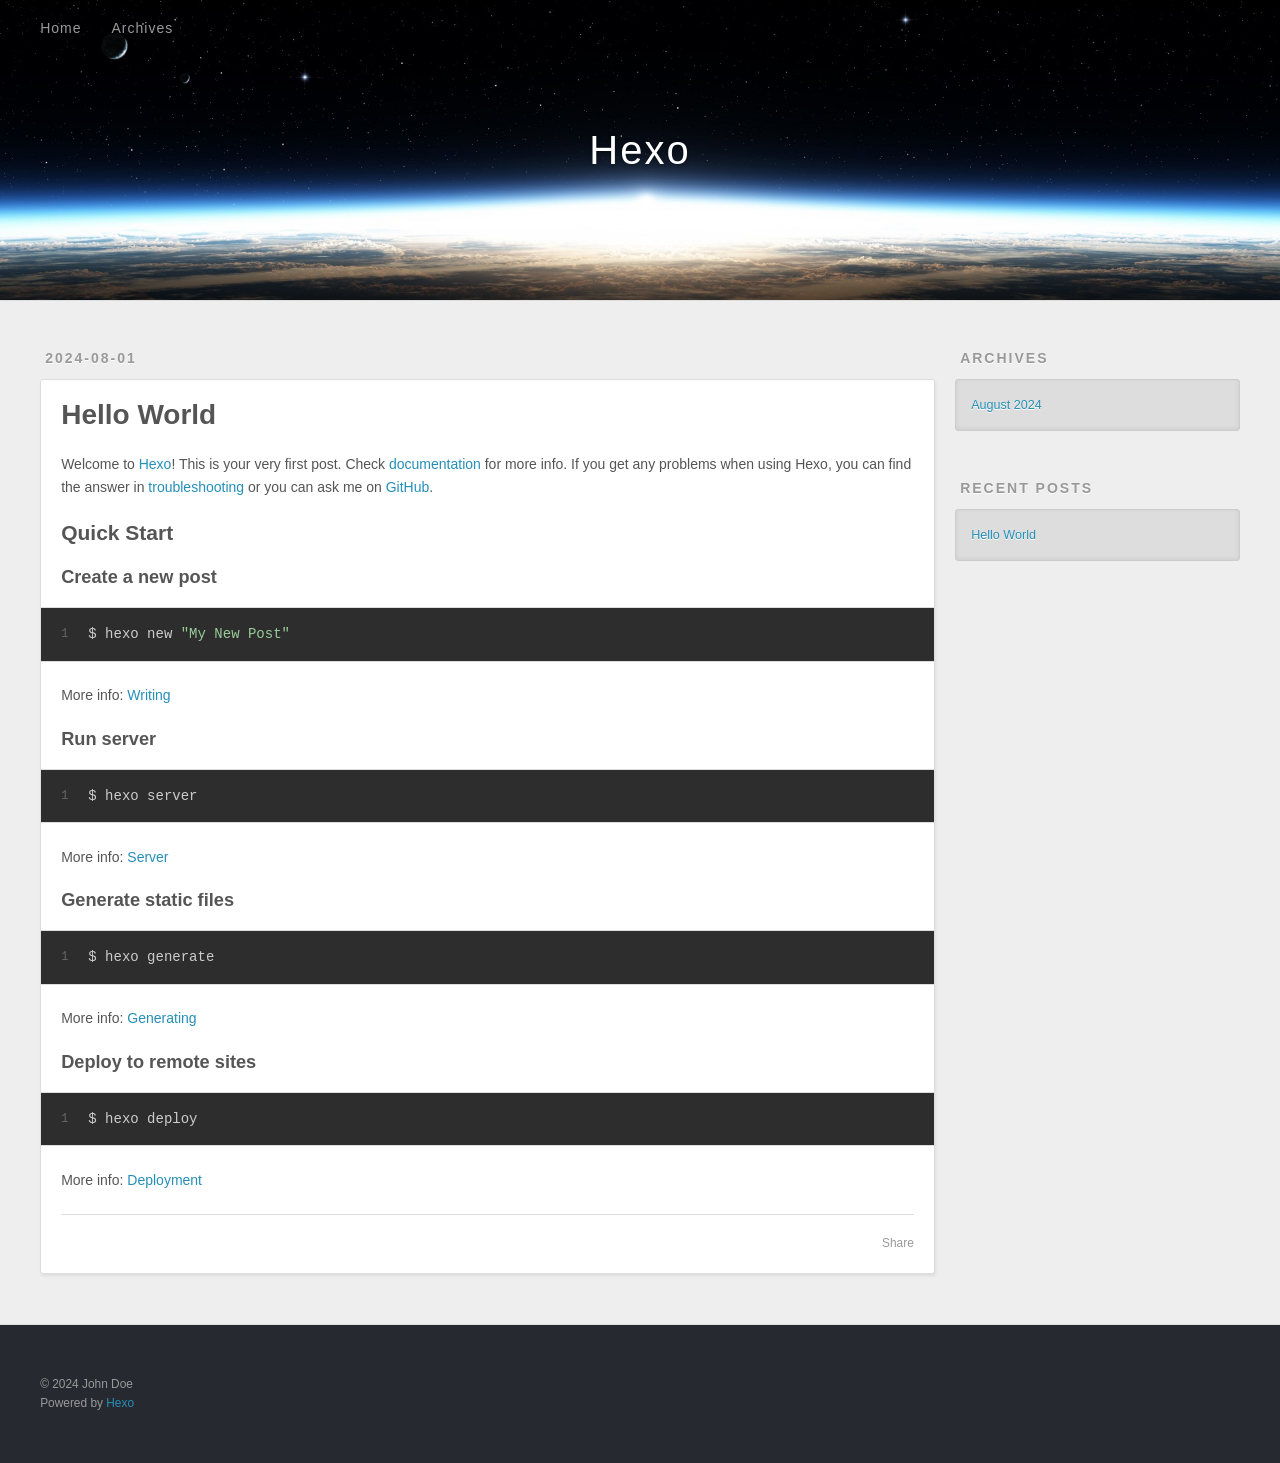
<file: index.html>
<!DOCTYPE html>
<html>
<head>
  <meta charset="utf-8">
  
  
  <title>Hexo</title>
  <meta name="viewport" content="width=device-width, initial-scale=1, shrink-to-fit=no">
  <meta property="og:type" content="website">
<meta property="og:title" content="Hexo">
<meta property="og:url" content="http://example.com/index.html">
<meta property="og:site_name" content="Hexo">
<meta property="og:locale" content="en_US">
<meta property="article:author" content="John Doe">
<meta name="twitter:card" content="summary">
  
    <link rel="alternate" href="/atom.xml" title="Hexo" type="application/atom+xml">
  
  
    <link rel="shortcut icon" href="/favicon.png">
  
  
  
<link rel="stylesheet" href="/css/style.css">

  
    
<link rel="stylesheet" href="/fancybox/jquery.fancybox.min.css">

  
  
<meta name="generator" content="Hexo 7.3.0"></head>

<body>
  <div id="container">
    <div id="wrap">
      <header id="header">
  <div id="banner"></div>
  <div id="header-outer" class="outer">
    <div id="header-title" class="inner">
      <h1 id="logo-wrap">
        <a href="/" id="logo">Hexo</a>
      </h1>
      
    </div>
    <div id="header-inner" class="inner">
      <nav id="main-nav">
        <a id="main-nav-toggle" class="nav-icon"><span class="fa fa-bars"></span></a>
        
          <a class="main-nav-link" href="/">Home</a>
        
          <a class="main-nav-link" href="/archives">Archives</a>
        
      </nav>
      <nav id="sub-nav">
        
        
          <a class="nav-icon" href="/atom.xml" title="RSS Feed"><span class="fa fa-rss"></span></a>
        
        <a class="nav-icon nav-search-btn" title="Search"><span class="fa fa-search"></span></a>
      </nav>
      <div id="search-form-wrap">
        <form action="//google.com/search" method="get" accept-charset="UTF-8" class="search-form"><input type="search" name="q" class="search-form-input" placeholder="Search"><button type="submit" class="search-form-submit">&#xF002;</button><input type="hidden" name="sitesearch" value="http://example.com"></form>
      </div>
    </div>
  </div>
</header>

      <div class="outer">
        <section id="main">
  
    <article id="post-hello-world" class="h-entry article article-type-post" itemprop="blogPost" itemscope itemtype="https://schema.org/BlogPosting">
  <div class="article-meta">
    <a href="/2024/08/01/hello-world/" class="article-date">
  <time class="dt-published" datetime="2024-08-01T08:28:10.724Z" itemprop="datePublished">2024-08-01</time>
</a>
    
  </div>
  <div class="article-inner">
    
    
      <header class="article-header">
        
  
    <h1 itemprop="name">
      <a class="p-name article-title" href="/2024/08/01/hello-world/">Hello World</a>
    </h1>
  

      </header>
    
    <div class="e-content article-entry" itemprop="articleBody">
      
        <p>Welcome to <a target="_blank" rel="noopener" href="https://hexo.io/">Hexo</a>! This is your very first post. Check <a target="_blank" rel="noopener" href="https://hexo.io/docs/">documentation</a> for more info. If you get any problems when using Hexo, you can find the answer in <a target="_blank" rel="noopener" href="https://hexo.io/docs/troubleshooting.html">troubleshooting</a> or you can ask me on <a target="_blank" rel="noopener" href="https://github.com/hexojs/hexo/issues">GitHub</a>.</p>
<h2 id="Quick-Start"><a href="#Quick-Start" class="headerlink" title="Quick Start"></a>Quick Start</h2><h3 id="Create-a-new-post"><a href="#Create-a-new-post" class="headerlink" title="Create a new post"></a>Create a new post</h3><figure class="highlight bash"><table><tr><td class="gutter"><pre><span class="line">1</span><br></pre></td><td class="code"><pre><span class="line">$ hexo new <span class="string">&quot;My New Post&quot;</span></span><br></pre></td></tr></table></figure>

<p>More info: <a target="_blank" rel="noopener" href="https://hexo.io/docs/writing.html">Writing</a></p>
<h3 id="Run-server"><a href="#Run-server" class="headerlink" title="Run server"></a>Run server</h3><figure class="highlight bash"><table><tr><td class="gutter"><pre><span class="line">1</span><br></pre></td><td class="code"><pre><span class="line">$ hexo server</span><br></pre></td></tr></table></figure>

<p>More info: <a target="_blank" rel="noopener" href="https://hexo.io/docs/server.html">Server</a></p>
<h3 id="Generate-static-files"><a href="#Generate-static-files" class="headerlink" title="Generate static files"></a>Generate static files</h3><figure class="highlight bash"><table><tr><td class="gutter"><pre><span class="line">1</span><br></pre></td><td class="code"><pre><span class="line">$ hexo generate</span><br></pre></td></tr></table></figure>

<p>More info: <a target="_blank" rel="noopener" href="https://hexo.io/docs/generating.html">Generating</a></p>
<h3 id="Deploy-to-remote-sites"><a href="#Deploy-to-remote-sites" class="headerlink" title="Deploy to remote sites"></a>Deploy to remote sites</h3><figure class="highlight bash"><table><tr><td class="gutter"><pre><span class="line">1</span><br></pre></td><td class="code"><pre><span class="line">$ hexo deploy</span><br></pre></td></tr></table></figure>

<p>More info: <a target="_blank" rel="noopener" href="https://hexo.io/docs/one-command-deployment.html">Deployment</a></p>

      
    </div>
    <footer class="article-footer">
      <a data-url="http://example.com/2024/08/01/hello-world/" data-id="clzb0o2630000cww41fyc78y3" data-title="Hello World" class="article-share-link"><span class="fa fa-share">Share</span></a>
      
      
      
    </footer>
  </div>
  
</article>



  


</section>
        
          <aside id="sidebar">
  
    

  
    

  
    
  
    
  <div class="widget-wrap">
    <h3 class="widget-title">Archives</h3>
    <div class="widget">
      <ul class="archive-list"><li class="archive-list-item"><a class="archive-list-link" href="/archives/2024/08/">August 2024</a></li></ul>
    </div>
  </div>


  
    
  <div class="widget-wrap">
    <h3 class="widget-title">Recent Posts</h3>
    <div class="widget">
      <ul>
        
          <li>
            <a href="/2024/08/01/hello-world/">Hello World</a>
          </li>
        
      </ul>
    </div>
  </div>

  
</aside>
        
      </div>
      <footer id="footer">
  
  <div class="outer">
    <div id="footer-info" class="inner">
      
      &copy; 2024 John Doe<br>
      Powered by <a href="https://hexo.io/" target="_blank">Hexo</a>
    </div>
  </div>
</footer>

    </div>
    <nav id="mobile-nav">
  
    <a href="/" class="mobile-nav-link">Home</a>
  
    <a href="/archives" class="mobile-nav-link">Archives</a>
  
</nav>
    


<script src="/js/jquery-3.6.4.min.js"></script>



  
<script src="/fancybox/jquery.fancybox.min.js"></script>




<script src="/js/script.js"></script>





  </div>
</body>
</html>
</file>
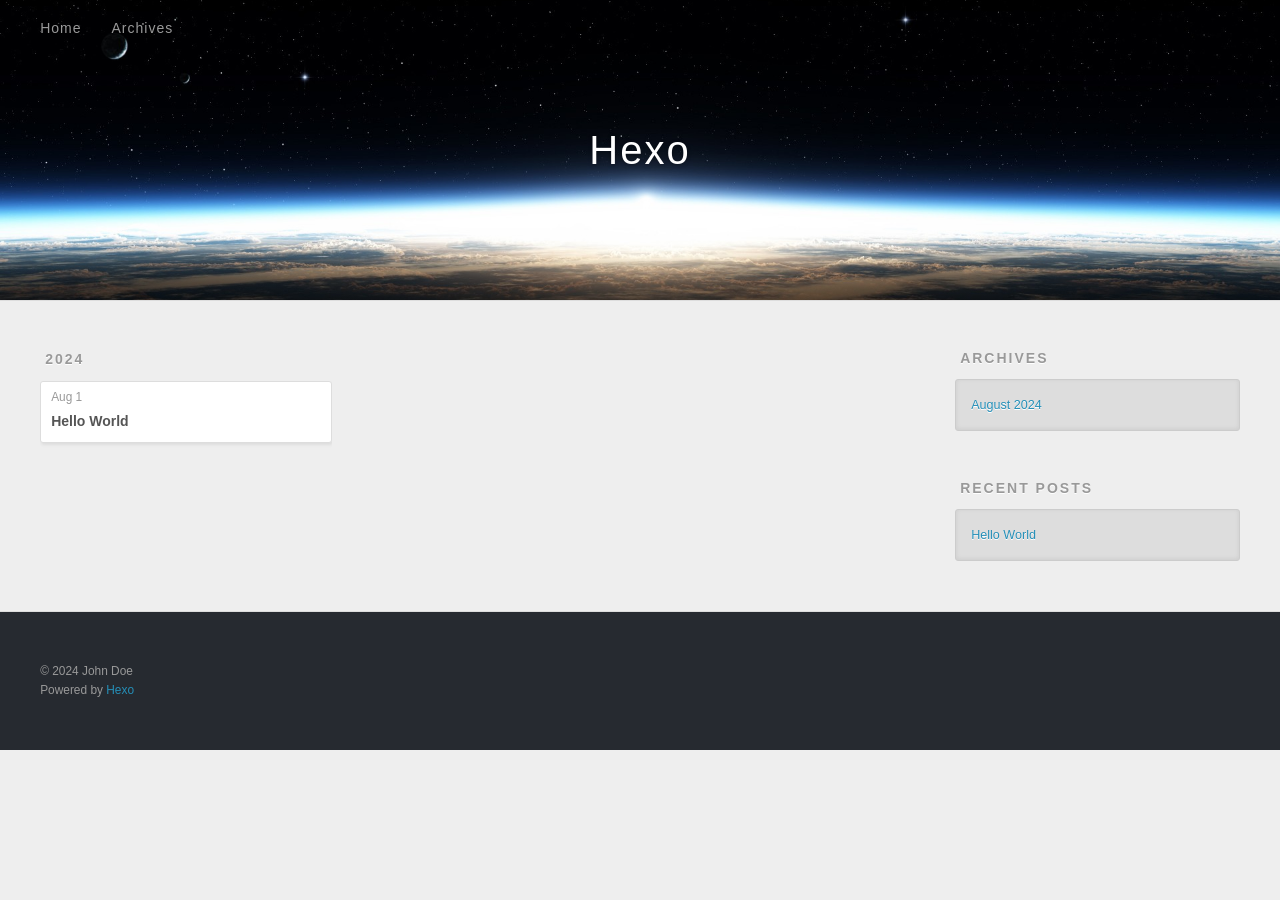
<file: archives/index.html>
<!DOCTYPE html>
<html>
<head>
  <meta charset="utf-8">
  
  
  <title>Archives | Hexo</title>
  <meta name="viewport" content="width=device-width, initial-scale=1, shrink-to-fit=no">
  <meta property="og:type" content="website">
<meta property="og:title" content="Hexo">
<meta property="og:url" content="http://example.com/archives/index.html">
<meta property="og:site_name" content="Hexo">
<meta property="og:locale" content="en_US">
<meta property="article:author" content="John Doe">
<meta name="twitter:card" content="summary">
  
    <link rel="alternate" href="/atom.xml" title="Hexo" type="application/atom+xml">
  
  
    <link rel="shortcut icon" href="/favicon.png">
  
  
  
<link rel="stylesheet" href="/css/style.css">

  
    
<link rel="stylesheet" href="/fancybox/jquery.fancybox.min.css">

  
  
<meta name="generator" content="Hexo 7.3.0"></head>

<body>
  <div id="container">
    <div id="wrap">
      <header id="header">
  <div id="banner"></div>
  <div id="header-outer" class="outer">
    <div id="header-title" class="inner">
      <h1 id="logo-wrap">
        <a href="/" id="logo">Hexo</a>
      </h1>
      
    </div>
    <div id="header-inner" class="inner">
      <nav id="main-nav">
        <a id="main-nav-toggle" class="nav-icon"><span class="fa fa-bars"></span></a>
        
          <a class="main-nav-link" href="/">Home</a>
        
          <a class="main-nav-link" href="/archives">Archives</a>
        
      </nav>
      <nav id="sub-nav">
        
        
          <a class="nav-icon" href="/atom.xml" title="RSS Feed"><span class="fa fa-rss"></span></a>
        
        <a class="nav-icon nav-search-btn" title="Search"><span class="fa fa-search"></span></a>
      </nav>
      <div id="search-form-wrap">
        <form action="//google.com/search" method="get" accept-charset="UTF-8" class="search-form"><input type="search" name="q" class="search-form-input" placeholder="Search"><button type="submit" class="search-form-submit">&#xF002;</button><input type="hidden" name="sitesearch" value="http://example.com"></form>
      </div>
    </div>
  </div>
</header>

      <div class="outer">
        <section id="main">
  
  
    
    
      
      
      <section class="archives-wrap">
        <div class="archive-year-wrap">
          <a href="/archives/2024" class="archive-year">2024</a>
        </div>
        <div class="archives">
    
    <article class="archive-article archive-type-post">
  <div class="archive-article-inner">
    <header class="archive-article-header">
      <a href="/2024/08/01/hello-world/" class="archive-article-date">
  <time class="dt-published" datetime="2024-08-01T08:28:10.724Z" itemprop="datePublished">Aug 1</time>
</a>
      
  
    <h1 itemprop="name">
      <a class="archive-article-title" href="/2024/08/01/hello-world/">Hello World</a>
    </h1>
  

    </header>
  </div>
</article>
  
  
    </div></section>
  


</section>
        
          <aside id="sidebar">
  
    

  
    

  
    
  
    
  <div class="widget-wrap">
    <h3 class="widget-title">Archives</h3>
    <div class="widget">
      <ul class="archive-list"><li class="archive-list-item"><a class="archive-list-link" href="/archives/2024/08/">August 2024</a></li></ul>
    </div>
  </div>


  
    
  <div class="widget-wrap">
    <h3 class="widget-title">Recent Posts</h3>
    <div class="widget">
      <ul>
        
          <li>
            <a href="/2024/08/01/hello-world/">Hello World</a>
          </li>
        
      </ul>
    </div>
  </div>

  
</aside>
        
      </div>
      <footer id="footer">
  
  <div class="outer">
    <div id="footer-info" class="inner">
      
      &copy; 2024 John Doe<br>
      Powered by <a href="https://hexo.io/" target="_blank">Hexo</a>
    </div>
  </div>
</footer>

    </div>
    <nav id="mobile-nav">
  
    <a href="/" class="mobile-nav-link">Home</a>
  
    <a href="/archives" class="mobile-nav-link">Archives</a>
  
</nav>
    


<script src="/js/jquery-3.6.4.min.js"></script>



  
<script src="/fancybox/jquery.fancybox.min.js"></script>




<script src="/js/script.js"></script>





  </div>
</body>
</html>
</file>
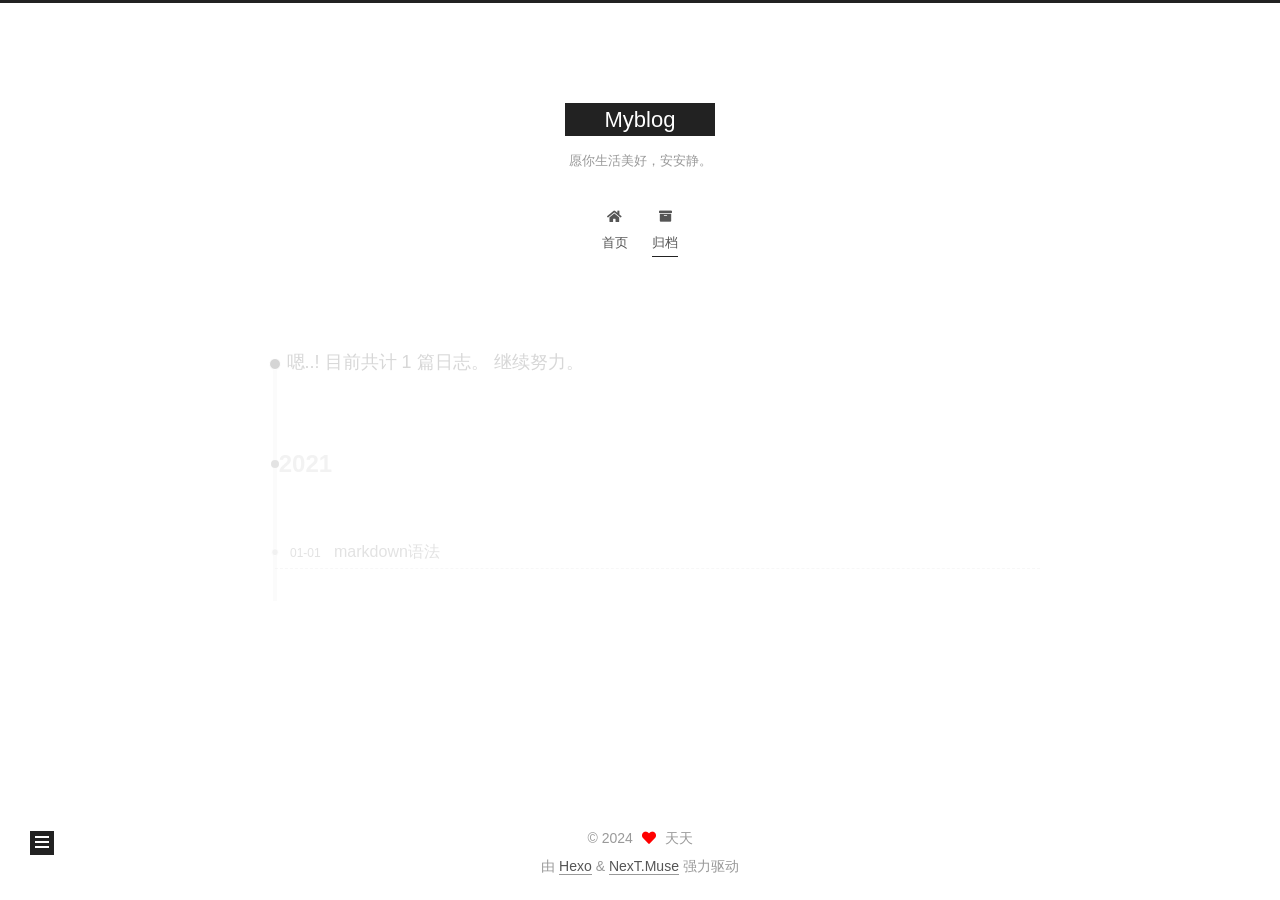
<file: archives/2021/index.html>
<!DOCTYPE html>
<html lang="zh-CN">
<head>
  <meta charset="UTF-8">
<meta name="viewport" content="width=device-width, initial-scale=1, maximum-scale=2">
<meta name="theme-color" content="#222">
<meta name="generator" content="Hexo 7.2.0">
  <link rel="apple-touch-icon" sizes="180x180" href="/images/apple-touch-icon-next.png">
  <link rel="icon" type="image/png" sizes="32x32" href="/images/favicon-32x32-next.png">
  <link rel="icon" type="image/png" sizes="16x16" href="/images/favicon-16x16-next.png">
  <link rel="mask-icon" href="/images/logo.svg" color="#222">

<link rel="stylesheet" href="/css/main.css">


<link rel="stylesheet" href="/lib/font-awesome/css/all.min.css">

<script id="hexo-configurations">
    var NexT = window.NexT || {};
    var CONFIG = {"hostname":"example.com","root":"/","scheme":"Muse","version":"7.8.0","exturl":false,"sidebar":{"position":"left","display":"post","padding":18,"offset":12,"onmobile":false},"copycode":{"enable":false,"show_result":false,"style":null},"back2top":{"enable":true,"sidebar":false,"scrollpercent":false},"bookmark":{"enable":false,"color":"#222","save":"auto"},"fancybox":false,"mediumzoom":false,"lazyload":false,"pangu":false,"comments":{"style":"tabs","active":null,"storage":true,"lazyload":false,"nav":null},"algolia":{"hits":{"per_page":10},"labels":{"input_placeholder":"Search for Posts","hits_empty":"We didn't find any results for the search: ${query}","hits_stats":"${hits} results found in ${time} ms"}},"localsearch":{"enable":false,"trigger":"auto","top_n_per_article":1,"unescape":false,"preload":false},"motion":{"enable":true,"async":false,"transition":{"post_block":"fadeIn","post_header":"slideDownIn","post_body":"slideDownIn","coll_header":"slideLeftIn","sidebar":"slideUpIn"}}};
  </script>

  <meta name="description" content="博客">
<meta property="og:type" content="website">
<meta property="og:title" content="Myblog">
<meta property="og:url" content="http://example.com/archives/2021/index.html">
<meta property="og:site_name" content="Myblog">
<meta property="og:description" content="博客">
<meta property="og:locale" content="zh_CN">
<meta property="article:author" content="天天">
<meta property="article:tag" content="博客">
<meta name="twitter:card" content="summary">

<link rel="canonical" href="http://example.com/archives/2021/">


<script id="page-configurations">
  // https://hexo.io/docs/variables.html
  CONFIG.page = {
    sidebar: "",
    isHome : false,
    isPost : false,
    lang   : 'zh-CN'
  };
</script>

  <title>归档 | Myblog</title>
  






  <noscript>
  <style>
  .use-motion .brand,
  .use-motion .menu-item,
  .sidebar-inner,
  .use-motion .post-block,
  .use-motion .pagination,
  .use-motion .comments,
  .use-motion .post-header,
  .use-motion .post-body,
  .use-motion .collection-header { opacity: initial; }

  .use-motion .site-title,
  .use-motion .site-subtitle {
    opacity: initial;
    top: initial;
  }

  .use-motion .logo-line-before i { left: initial; }
  .use-motion .logo-line-after i { right: initial; }
  </style>
</noscript>

</head>

<body itemscope itemtype="http://schema.org/WebPage">
  <div class="container use-motion">
    <div class="headband"></div>

    <header class="header" itemscope itemtype="http://schema.org/WPHeader">
      <div class="header-inner"><div class="site-brand-container">
  <div class="site-nav-toggle">
    <div class="toggle" aria-label="切换导航栏">
      <span class="toggle-line toggle-line-first"></span>
      <span class="toggle-line toggle-line-middle"></span>
      <span class="toggle-line toggle-line-last"></span>
    </div>
  </div>

  <div class="site-meta">

    <a href="/" class="brand" rel="start">
      <span class="logo-line-before"><i></i></span>
      <h1 class="site-title">Myblog</h1>
      <span class="logo-line-after"><i></i></span>
    </a>
      <p class="site-subtitle" itemprop="description">愿你生活美好，安安静。</p>
  </div>

  <div class="site-nav-right">
    <div class="toggle popup-trigger">
    </div>
  </div>
</div>




<nav class="site-nav">
  <ul id="menu" class="main-menu menu">
        <li class="menu-item menu-item-home">

    <a href="/" rel="section"><i class="fa fa-home fa-fw"></i>首页</a>

  </li>
        <li class="menu-item menu-item-archives">

    <a href="/archives/" rel="section"><i class="fa fa-archive fa-fw"></i>归档</a>

  </li>
  </ul>
</nav>




</div>
    </header>

    
  <div class="back-to-top">
    <i class="fa fa-arrow-up"></i>
    <span>0%</span>
  </div>


    <main class="main">
      <div class="main-inner">
        <div class="content-wrap">
          

          <div class="content archive">
            

  
  
  
  <div class="post-block">
    <div class="posts-collapse">
      <div class="collection-title">
        <span class="collection-header">嗯..! 目前共计 1 篇日志。 继续努力。</span>
      </div>

      
    <div class="collection-year">
      <span class="collection-header">2021</span>
    </div>

  <article itemscope itemtype="http://schema.org/Article">
    <header class="post-header">

      <div class="post-meta">
        <time itemprop="dateCreated"
              datetime="2021-01-01T12:00:00+08:00"
              content="2021-01-01">
          01-01
        </time>
      </div>

      <div class="post-title">
          <a class="post-title-link" href="/2021/01/01/markdown%E8%AF%AD%E6%B3%95/" itemprop="url">
            <span itemprop="name">markdown语法</span>
          </a>
      </div>

    </header>
  </article>


    </div>
  </div>
  
  
  

  



          </div>
          

<script>
  window.addEventListener('tabs:register', () => {
    let { activeClass } = CONFIG.comments;
    if (CONFIG.comments.storage) {
      activeClass = localStorage.getItem('comments_active') || activeClass;
    }
    if (activeClass) {
      let activeTab = document.querySelector(`a[href="#comment-${activeClass}"]`);
      if (activeTab) {
        activeTab.click();
      }
    }
  });
  if (CONFIG.comments.storage) {
    window.addEventListener('tabs:click', event => {
      if (!event.target.matches('.tabs-comment .tab-content .tab-pane')) return;
      let commentClass = event.target.classList[1];
      localStorage.setItem('comments_active', commentClass);
    });
  }
</script>

        </div>
          
  
  <div class="toggle sidebar-toggle">
    <span class="toggle-line toggle-line-first"></span>
    <span class="toggle-line toggle-line-middle"></span>
    <span class="toggle-line toggle-line-last"></span>
  </div>

  <aside class="sidebar">
    <div class="sidebar-inner">

      <ul class="sidebar-nav motion-element">
        <li class="sidebar-nav-toc">
          文章目录
        </li>
        <li class="sidebar-nav-overview">
          站点概览
        </li>
      </ul>

      <!--noindex-->
      <div class="post-toc-wrap sidebar-panel">
      </div>
      <!--/noindex-->

      <div class="site-overview-wrap sidebar-panel">
        <div class="site-author motion-element" itemprop="author" itemscope itemtype="http://schema.org/Person">
  <p class="site-author-name" itemprop="name">天天</p>
  <div class="site-description" itemprop="description">博客</div>
</div>
<div class="site-state-wrap motion-element">
  <nav class="site-state">
      <div class="site-state-item site-state-posts">
          <a href="/archives/">
        
          <span class="site-state-item-count">1</span>
          <span class="site-state-item-name">日志</span>
        </a>
      </div>
  </nav>
</div>



      </div>

    </div>
  </aside>
  <div id="sidebar-dimmer"></div>


      </div>
    </main>

    <footer class="footer">
      <div class="footer-inner">
        

        

<div class="copyright">
  
  &copy; 
  <span itemprop="copyrightYear">2024</span>
  <span class="with-love">
    <i class="fa fa-heart"></i>
  </span>
  <span class="author" itemprop="copyrightHolder">天天</span>
</div>
  <div class="powered-by">由 <a href="https://hexo.io/" class="theme-link" rel="noopener" target="_blank">Hexo</a> & <a href="https://muse.theme-next.org/" class="theme-link" rel="noopener" target="_blank">NexT.Muse</a> 强力驱动
  </div>

        








      </div>
    </footer>
  </div>

  
  <script src="/lib/anime.min.js"></script>
  <script src="/lib/velocity/velocity.min.js"></script>
  <script src="/lib/velocity/velocity.ui.min.js"></script>

<script src="/js/utils.js"></script>

<script src="/js/motion.js"></script>


<script src="/js/schemes/muse.js"></script>


<script src="/js/next-boot.js"></script>




  















  

  

</body>
</html>
</file>
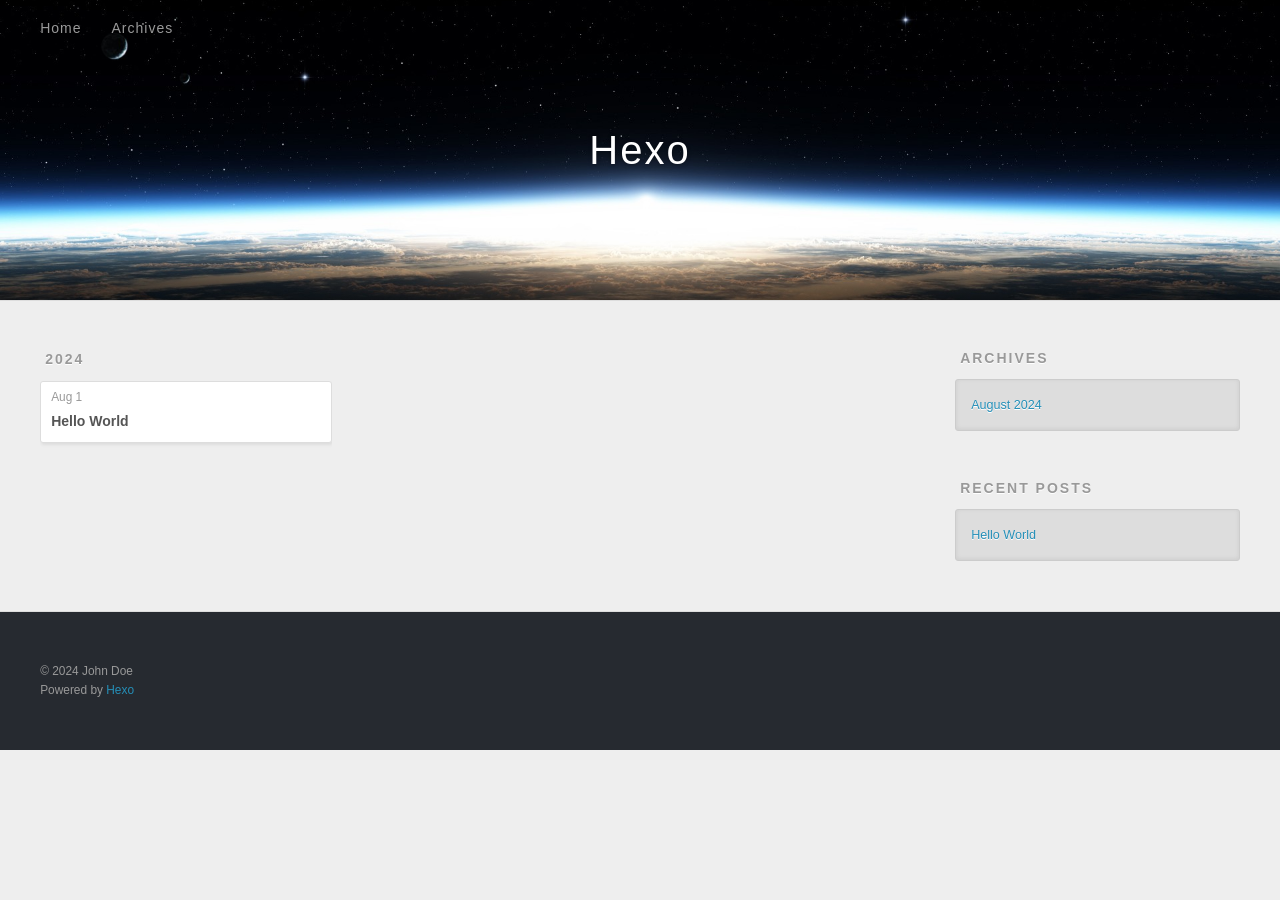
<file: archives/2024/index.html>
<!DOCTYPE html>
<html>
<head>
  <meta charset="utf-8">
  
  
  <title>Archives: 2024 | Hexo</title>
  <meta name="viewport" content="width=device-width, initial-scale=1, shrink-to-fit=no">
  <meta property="og:type" content="website">
<meta property="og:title" content="Hexo">
<meta property="og:url" content="http://example.com/archives/2024/index.html">
<meta property="og:site_name" content="Hexo">
<meta property="og:locale" content="en_US">
<meta property="article:author" content="John Doe">
<meta name="twitter:card" content="summary">
  
    <link rel="alternate" href="/atom.xml" title="Hexo" type="application/atom+xml">
  
  
    <link rel="shortcut icon" href="/favicon.png">
  
  
  
<link rel="stylesheet" href="/css/style.css">

  
    
<link rel="stylesheet" href="/fancybox/jquery.fancybox.min.css">

  
  
<meta name="generator" content="Hexo 7.3.0"></head>

<body>
  <div id="container">
    <div id="wrap">
      <header id="header">
  <div id="banner"></div>
  <div id="header-outer" class="outer">
    <div id="header-title" class="inner">
      <h1 id="logo-wrap">
        <a href="/" id="logo">Hexo</a>
      </h1>
      
    </div>
    <div id="header-inner" class="inner">
      <nav id="main-nav">
        <a id="main-nav-toggle" class="nav-icon"><span class="fa fa-bars"></span></a>
        
          <a class="main-nav-link" href="/">Home</a>
        
          <a class="main-nav-link" href="/archives">Archives</a>
        
      </nav>
      <nav id="sub-nav">
        
        
          <a class="nav-icon" href="/atom.xml" title="RSS Feed"><span class="fa fa-rss"></span></a>
        
        <a class="nav-icon nav-search-btn" title="Search"><span class="fa fa-search"></span></a>
      </nav>
      <div id="search-form-wrap">
        <form action="//google.com/search" method="get" accept-charset="UTF-8" class="search-form"><input type="search" name="q" class="search-form-input" placeholder="Search"><button type="submit" class="search-form-submit">&#xF002;</button><input type="hidden" name="sitesearch" value="http://example.com"></form>
      </div>
    </div>
  </div>
</header>

      <div class="outer">
        <section id="main">
  
  
    
    
      
      
      <section class="archives-wrap">
        <div class="archive-year-wrap">
          <a href="/archives/2024" class="archive-year">2024</a>
        </div>
        <div class="archives">
    
    <article class="archive-article archive-type-post">
  <div class="archive-article-inner">
    <header class="archive-article-header">
      <a href="/2024/08/01/hello-world/" class="archive-article-date">
  <time class="dt-published" datetime="2024-08-01T08:28:10.724Z" itemprop="datePublished">Aug 1</time>
</a>
      
  
    <h1 itemprop="name">
      <a class="archive-article-title" href="/2024/08/01/hello-world/">Hello World</a>
    </h1>
  

    </header>
  </div>
</article>
  
  
    </div></section>
  


</section>
        
          <aside id="sidebar">
  
    

  
    

  
    
  
    
  <div class="widget-wrap">
    <h3 class="widget-title">Archives</h3>
    <div class="widget">
      <ul class="archive-list"><li class="archive-list-item"><a class="archive-list-link" href="/archives/2024/08/">August 2024</a></li></ul>
    </div>
  </div>


  
    
  <div class="widget-wrap">
    <h3 class="widget-title">Recent Posts</h3>
    <div class="widget">
      <ul>
        
          <li>
            <a href="/2024/08/01/hello-world/">Hello World</a>
          </li>
        
      </ul>
    </div>
  </div>

  
</aside>
        
      </div>
      <footer id="footer">
  
  <div class="outer">
    <div id="footer-info" class="inner">
      
      &copy; 2024 John Doe<br>
      Powered by <a href="https://hexo.io/" target="_blank">Hexo</a>
    </div>
  </div>
</footer>

    </div>
    <nav id="mobile-nav">
  
    <a href="/" class="mobile-nav-link">Home</a>
  
    <a href="/archives" class="mobile-nav-link">Archives</a>
  
</nav>
    


<script src="/js/jquery-3.6.4.min.js"></script>



  
<script src="/fancybox/jquery.fancybox.min.js"></script>




<script src="/js/script.js"></script>





  </div>
</body>
</html>
</file>
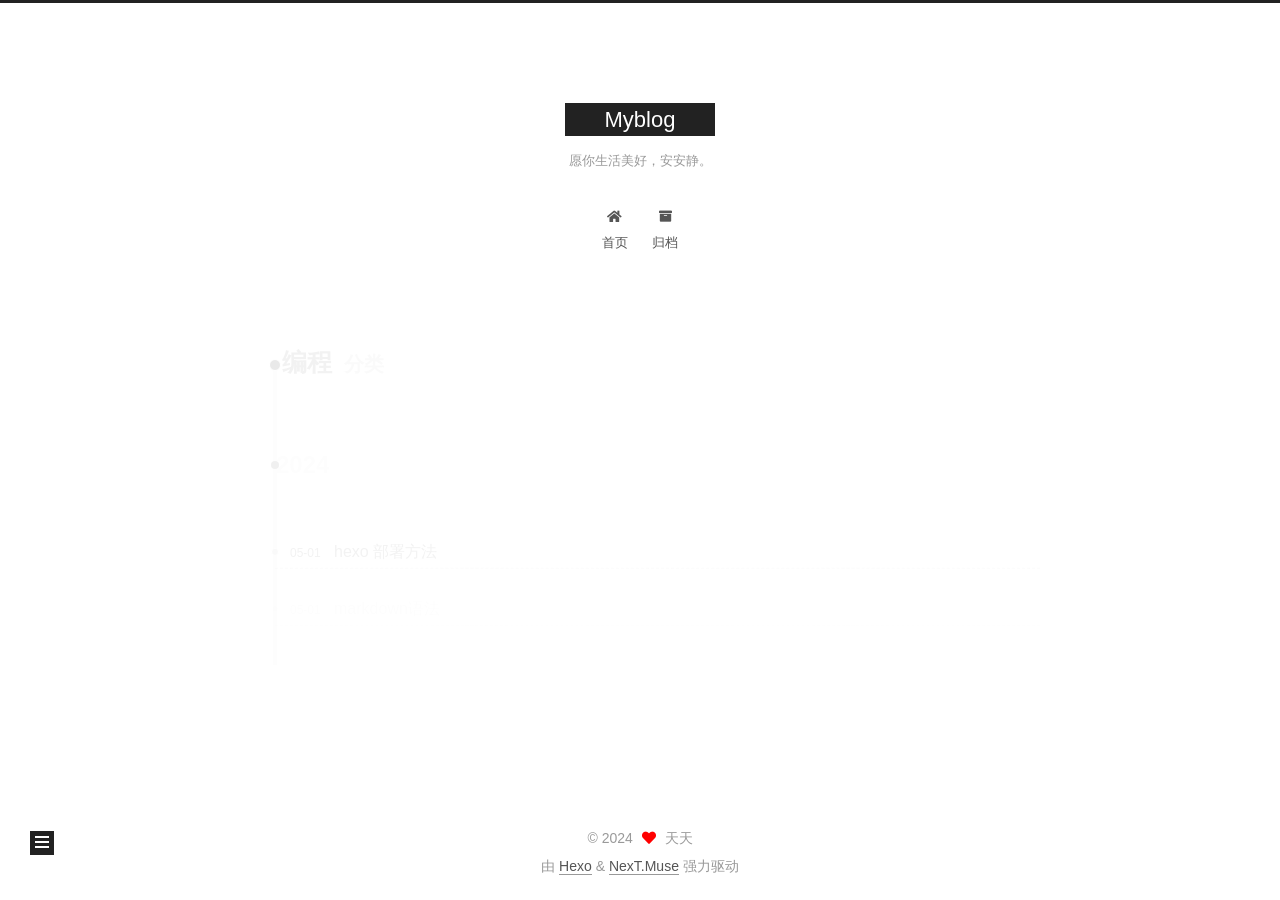
<file: categories/编程/index.html>
<!DOCTYPE html>
<html lang="zh-CN">
<head>
  <meta charset="UTF-8">
<meta name="viewport" content="width=device-width, initial-scale=1, maximum-scale=2">
<meta name="theme-color" content="#222">
<meta name="generator" content="Hexo 7.2.0">
  <link rel="apple-touch-icon" sizes="180x180" href="/images/apple-touch-icon-next.png">
  <link rel="icon" type="image/png" sizes="32x32" href="/images/favicon-32x32-next.png">
  <link rel="icon" type="image/png" sizes="16x16" href="/images/favicon-16x16-next.png">
  <link rel="mask-icon" href="/images/logo.svg" color="#222">

<link rel="stylesheet" href="/css/main.css">


<link rel="stylesheet" href="/lib/font-awesome/css/all.min.css">

<script id="hexo-configurations">
    var NexT = window.NexT || {};
    var CONFIG = {"hostname":"example.com","root":"/","scheme":"Muse","version":"7.8.0","exturl":false,"sidebar":{"position":"left","display":"post","padding":18,"offset":12,"onmobile":false},"copycode":{"enable":false,"show_result":false,"style":null},"back2top":{"enable":true,"sidebar":false,"scrollpercent":false},"bookmark":{"enable":false,"color":"#222","save":"auto"},"fancybox":false,"mediumzoom":false,"lazyload":false,"pangu":false,"comments":{"style":"tabs","active":null,"storage":true,"lazyload":false,"nav":null},"algolia":{"hits":{"per_page":10},"labels":{"input_placeholder":"Search for Posts","hits_empty":"We didn't find any results for the search: ${query}","hits_stats":"${hits} results found in ${time} ms"}},"localsearch":{"enable":false,"trigger":"auto","top_n_per_article":1,"unescape":false,"preload":false},"motion":{"enable":true,"async":false,"transition":{"post_block":"fadeIn","post_header":"slideDownIn","post_body":"slideDownIn","coll_header":"slideLeftIn","sidebar":"slideUpIn"}}};
  </script>

  <meta name="description" content="博客">
<meta property="og:type" content="website">
<meta property="og:title" content="Myblog">
<meta property="og:url" content="http://example.com/categories/%E7%BC%96%E7%A8%8B/index.html">
<meta property="og:site_name" content="Myblog">
<meta property="og:description" content="博客">
<meta property="og:locale" content="zh_CN">
<meta property="article:author" content="天天">
<meta property="article:tag" content="博客">
<meta name="twitter:card" content="summary">

<link rel="canonical" href="http://example.com/categories/%E7%BC%96%E7%A8%8B/">


<script id="page-configurations">
  // https://hexo.io/docs/variables.html
  CONFIG.page = {
    sidebar: "",
    isHome : false,
    isPost : false,
    lang   : 'zh-CN'
  };
</script>

  <title>分类: 编程 | Myblog</title>
  






  <noscript>
  <style>
  .use-motion .brand,
  .use-motion .menu-item,
  .sidebar-inner,
  .use-motion .post-block,
  .use-motion .pagination,
  .use-motion .comments,
  .use-motion .post-header,
  .use-motion .post-body,
  .use-motion .collection-header { opacity: initial; }

  .use-motion .site-title,
  .use-motion .site-subtitle {
    opacity: initial;
    top: initial;
  }

  .use-motion .logo-line-before i { left: initial; }
  .use-motion .logo-line-after i { right: initial; }
  </style>
</noscript>

</head>

<body itemscope itemtype="http://schema.org/WebPage">
  <div class="container use-motion">
    <div class="headband"></div>

    <header class="header" itemscope itemtype="http://schema.org/WPHeader">
      <div class="header-inner"><div class="site-brand-container">
  <div class="site-nav-toggle">
    <div class="toggle" aria-label="切换导航栏">
      <span class="toggle-line toggle-line-first"></span>
      <span class="toggle-line toggle-line-middle"></span>
      <span class="toggle-line toggle-line-last"></span>
    </div>
  </div>

  <div class="site-meta">

    <a href="/" class="brand" rel="start">
      <span class="logo-line-before"><i></i></span>
      <h1 class="site-title">Myblog</h1>
      <span class="logo-line-after"><i></i></span>
    </a>
      <p class="site-subtitle" itemprop="description">愿你生活美好，安安静。</p>
  </div>

  <div class="site-nav-right">
    <div class="toggle popup-trigger">
    </div>
  </div>
</div>




<nav class="site-nav">
  <ul id="menu" class="main-menu menu">
        <li class="menu-item menu-item-home">

    <a href="/" rel="section"><i class="fa fa-home fa-fw"></i>首页</a>

  </li>
        <li class="menu-item menu-item-archives">

    <a href="/archives/" rel="section"><i class="fa fa-archive fa-fw"></i>归档</a>

  </li>
  </ul>
</nav>




</div>
    </header>

    
  <div class="back-to-top">
    <i class="fa fa-arrow-up"></i>
    <span>0%</span>
  </div>


    <main class="main">
      <div class="main-inner">
        <div class="content-wrap">
          

          <div class="content category">
            

  
  
  
  <div class="post-block">
    <div class="posts-collapse">
      <div class="collection-title">
        <h2 class="collection-header">编程
          <small>分类</small>
        </h2>
      </div>

      
    <div class="collection-year">
      <span class="collection-header">2024</span>
    </div>

  <article itemscope itemtype="http://schema.org/Article">
    <header class="post-header">

      <div class="post-meta">
        <time itemprop="dateCreated"
              datetime="2024-05-01T07:00:00+08:00"
              content="2024-05-01">
          05-01
        </time>
      </div>

      <div class="post-title">
          <a class="post-title-link" href="/2024/05/01/github-%E9%83%A8%E7%BD%B2hexo/" itemprop="url">
            <span itemprop="name">hexo 部署方法</span>
          </a>
      </div>

    </header>
  </article>

  <article itemscope itemtype="http://schema.org/Article">
    <header class="post-header">

      <div class="post-meta">
        <time itemprop="dateCreated"
              datetime="2024-05-01T05:00:00+08:00"
              content="2024-05-01">
          05-01
        </time>
      </div>

      <div class="post-title">
          <a class="post-title-link" href="/2024/05/01/markdown%E8%AF%AD%E6%B3%95/" itemprop="url">
            <span itemprop="name">markdown语法</span>
          </a>
      </div>

    </header>
  </article>

    </div>
  </div>
  
  
  

  



          </div>
          

<script>
  window.addEventListener('tabs:register', () => {
    let { activeClass } = CONFIG.comments;
    if (CONFIG.comments.storage) {
      activeClass = localStorage.getItem('comments_active') || activeClass;
    }
    if (activeClass) {
      let activeTab = document.querySelector(`a[href="#comment-${activeClass}"]`);
      if (activeTab) {
        activeTab.click();
      }
    }
  });
  if (CONFIG.comments.storage) {
    window.addEventListener('tabs:click', event => {
      if (!event.target.matches('.tabs-comment .tab-content .tab-pane')) return;
      let commentClass = event.target.classList[1];
      localStorage.setItem('comments_active', commentClass);
    });
  }
</script>

        </div>
          
  
  <div class="toggle sidebar-toggle">
    <span class="toggle-line toggle-line-first"></span>
    <span class="toggle-line toggle-line-middle"></span>
    <span class="toggle-line toggle-line-last"></span>
  </div>

  <aside class="sidebar">
    <div class="sidebar-inner">

      <ul class="sidebar-nav motion-element">
        <li class="sidebar-nav-toc">
          文章目录
        </li>
        <li class="sidebar-nav-overview">
          站点概览
        </li>
      </ul>

      <!--noindex-->
      <div class="post-toc-wrap sidebar-panel">
      </div>
      <!--/noindex-->

      <div class="site-overview-wrap sidebar-panel">
        <div class="site-author motion-element" itemprop="author" itemscope itemtype="http://schema.org/Person">
  <p class="site-author-name" itemprop="name">天天</p>
  <div class="site-description" itemprop="description">博客</div>
</div>
<div class="site-state-wrap motion-element">
  <nav class="site-state">
      <div class="site-state-item site-state-posts">
          <a href="/archives/">
        
          <span class="site-state-item-count">2</span>
          <span class="site-state-item-name">日志</span>
        </a>
      </div>
      <div class="site-state-item site-state-categories">
        <span class="site-state-item-count">1</span>
        <span class="site-state-item-name">分类</span>
      </div>
  </nav>
</div>



      </div>

    </div>
  </aside>
  <div id="sidebar-dimmer"></div>


      </div>
    </main>

    <footer class="footer">
      <div class="footer-inner">
        

        

<div class="copyright">
  
  &copy; 
  <span itemprop="copyrightYear">2024</span>
  <span class="with-love">
    <i class="fa fa-heart"></i>
  </span>
  <span class="author" itemprop="copyrightHolder">天天</span>
</div>
  <div class="powered-by">由 <a href="https://hexo.io/" class="theme-link" rel="noopener" target="_blank">Hexo</a> & <a href="https://muse.theme-next.org/" class="theme-link" rel="noopener" target="_blank">NexT.Muse</a> 强力驱动
  </div>

        








      </div>
    </footer>
  </div>

  
  <script src="/lib/anime.min.js"></script>
  <script src="/lib/velocity/velocity.min.js"></script>
  <script src="/lib/velocity/velocity.ui.min.js"></script>

<script src="/js/utils.js"></script>

<script src="/js/motion.js"></script>


<script src="/js/schemes/muse.js"></script>


<script src="/js/next-boot.js"></script>




  















  

  

</body>
</html>
</file>
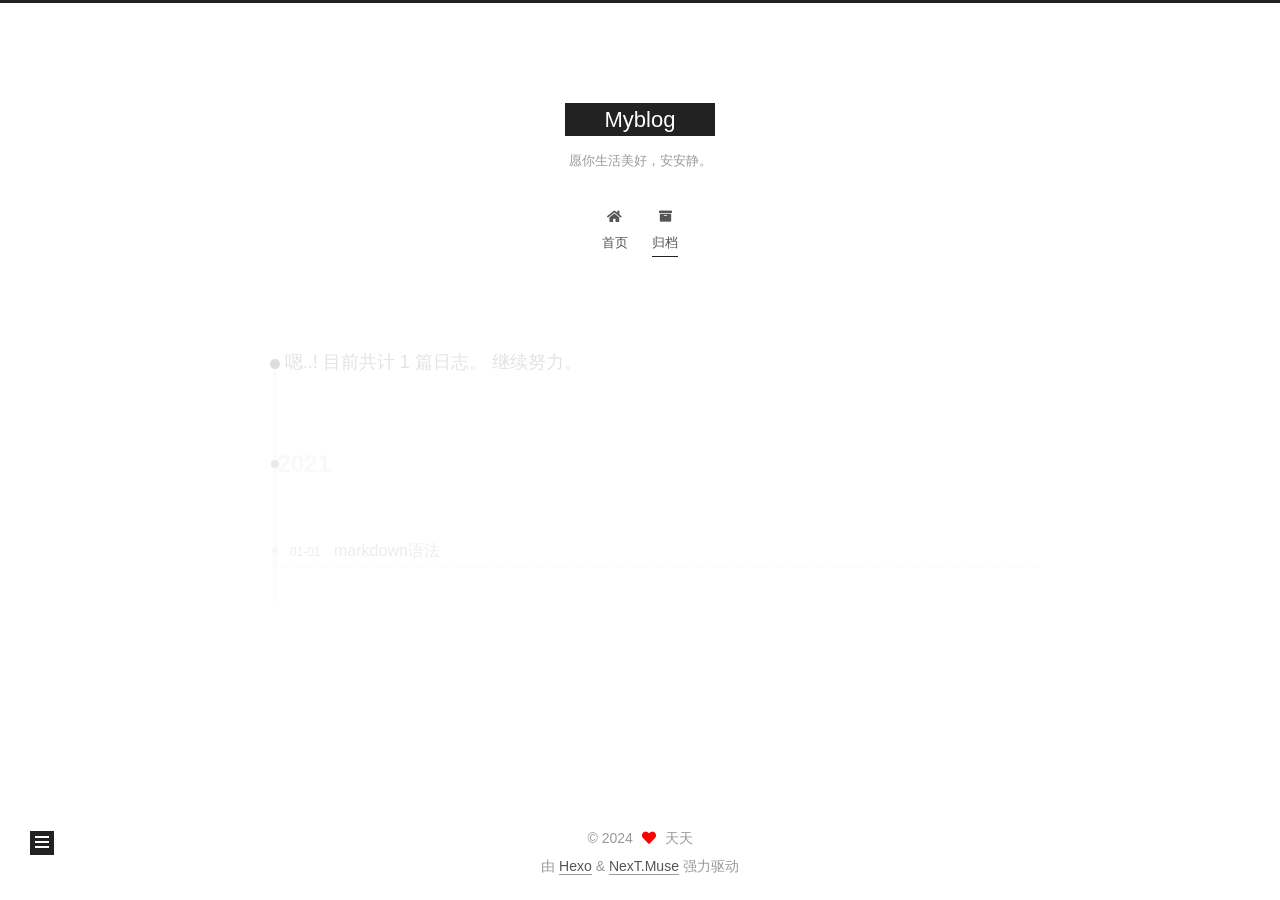
<file: archives/2021/01/index.html>
<!DOCTYPE html>
<html lang="zh-CN">
<head>
  <meta charset="UTF-8">
<meta name="viewport" content="width=device-width, initial-scale=1, maximum-scale=2">
<meta name="theme-color" content="#222">
<meta name="generator" content="Hexo 7.2.0">
  <link rel="apple-touch-icon" sizes="180x180" href="/images/apple-touch-icon-next.png">
  <link rel="icon" type="image/png" sizes="32x32" href="/images/favicon-32x32-next.png">
  <link rel="icon" type="image/png" sizes="16x16" href="/images/favicon-16x16-next.png">
  <link rel="mask-icon" href="/images/logo.svg" color="#222">

<link rel="stylesheet" href="/css/main.css">


<link rel="stylesheet" href="/lib/font-awesome/css/all.min.css">

<script id="hexo-configurations">
    var NexT = window.NexT || {};
    var CONFIG = {"hostname":"example.com","root":"/","scheme":"Muse","version":"7.8.0","exturl":false,"sidebar":{"position":"left","display":"post","padding":18,"offset":12,"onmobile":false},"copycode":{"enable":false,"show_result":false,"style":null},"back2top":{"enable":true,"sidebar":false,"scrollpercent":false},"bookmark":{"enable":false,"color":"#222","save":"auto"},"fancybox":false,"mediumzoom":false,"lazyload":false,"pangu":false,"comments":{"style":"tabs","active":null,"storage":true,"lazyload":false,"nav":null},"algolia":{"hits":{"per_page":10},"labels":{"input_placeholder":"Search for Posts","hits_empty":"We didn't find any results for the search: ${query}","hits_stats":"${hits} results found in ${time} ms"}},"localsearch":{"enable":false,"trigger":"auto","top_n_per_article":1,"unescape":false,"preload":false},"motion":{"enable":true,"async":false,"transition":{"post_block":"fadeIn","post_header":"slideDownIn","post_body":"slideDownIn","coll_header":"slideLeftIn","sidebar":"slideUpIn"}}};
  </script>

  <meta name="description" content="博客">
<meta property="og:type" content="website">
<meta property="og:title" content="Myblog">
<meta property="og:url" content="http://example.com/archives/2021/01/index.html">
<meta property="og:site_name" content="Myblog">
<meta property="og:description" content="博客">
<meta property="og:locale" content="zh_CN">
<meta property="article:author" content="天天">
<meta property="article:tag" content="博客">
<meta name="twitter:card" content="summary">

<link rel="canonical" href="http://example.com/archives/2021/01/">


<script id="page-configurations">
  // https://hexo.io/docs/variables.html
  CONFIG.page = {
    sidebar: "",
    isHome : false,
    isPost : false,
    lang   : 'zh-CN'
  };
</script>

  <title>归档 | Myblog</title>
  






  <noscript>
  <style>
  .use-motion .brand,
  .use-motion .menu-item,
  .sidebar-inner,
  .use-motion .post-block,
  .use-motion .pagination,
  .use-motion .comments,
  .use-motion .post-header,
  .use-motion .post-body,
  .use-motion .collection-header { opacity: initial; }

  .use-motion .site-title,
  .use-motion .site-subtitle {
    opacity: initial;
    top: initial;
  }

  .use-motion .logo-line-before i { left: initial; }
  .use-motion .logo-line-after i { right: initial; }
  </style>
</noscript>

</head>

<body itemscope itemtype="http://schema.org/WebPage">
  <div class="container use-motion">
    <div class="headband"></div>

    <header class="header" itemscope itemtype="http://schema.org/WPHeader">
      <div class="header-inner"><div class="site-brand-container">
  <div class="site-nav-toggle">
    <div class="toggle" aria-label="切换导航栏">
      <span class="toggle-line toggle-line-first"></span>
      <span class="toggle-line toggle-line-middle"></span>
      <span class="toggle-line toggle-line-last"></span>
    </div>
  </div>

  <div class="site-meta">

    <a href="/" class="brand" rel="start">
      <span class="logo-line-before"><i></i></span>
      <h1 class="site-title">Myblog</h1>
      <span class="logo-line-after"><i></i></span>
    </a>
      <p class="site-subtitle" itemprop="description">愿你生活美好，安安静。</p>
  </div>

  <div class="site-nav-right">
    <div class="toggle popup-trigger">
    </div>
  </div>
</div>




<nav class="site-nav">
  <ul id="menu" class="main-menu menu">
        <li class="menu-item menu-item-home">

    <a href="/" rel="section"><i class="fa fa-home fa-fw"></i>首页</a>

  </li>
        <li class="menu-item menu-item-archives">

    <a href="/archives/" rel="section"><i class="fa fa-archive fa-fw"></i>归档</a>

  </li>
  </ul>
</nav>




</div>
    </header>

    
  <div class="back-to-top">
    <i class="fa fa-arrow-up"></i>
    <span>0%</span>
  </div>


    <main class="main">
      <div class="main-inner">
        <div class="content-wrap">
          

          <div class="content archive">
            

  
  
  
  <div class="post-block">
    <div class="posts-collapse">
      <div class="collection-title">
        <span class="collection-header">嗯..! 目前共计 1 篇日志。 继续努力。</span>
      </div>

      
    <div class="collection-year">
      <span class="collection-header">2021</span>
    </div>

  <article itemscope itemtype="http://schema.org/Article">
    <header class="post-header">

      <div class="post-meta">
        <time itemprop="dateCreated"
              datetime="2021-01-01T12:00:00+08:00"
              content="2021-01-01">
          01-01
        </time>
      </div>

      <div class="post-title">
          <a class="post-title-link" href="/2021/01/01/markdown%E8%AF%AD%E6%B3%95/" itemprop="url">
            <span itemprop="name">markdown语法</span>
          </a>
      </div>

    </header>
  </article>


    </div>
  </div>
  
  
  

  



          </div>
          

<script>
  window.addEventListener('tabs:register', () => {
    let { activeClass } = CONFIG.comments;
    if (CONFIG.comments.storage) {
      activeClass = localStorage.getItem('comments_active') || activeClass;
    }
    if (activeClass) {
      let activeTab = document.querySelector(`a[href="#comment-${activeClass}"]`);
      if (activeTab) {
        activeTab.click();
      }
    }
  });
  if (CONFIG.comments.storage) {
    window.addEventListener('tabs:click', event => {
      if (!event.target.matches('.tabs-comment .tab-content .tab-pane')) return;
      let commentClass = event.target.classList[1];
      localStorage.setItem('comments_active', commentClass);
    });
  }
</script>

        </div>
          
  
  <div class="toggle sidebar-toggle">
    <span class="toggle-line toggle-line-first"></span>
    <span class="toggle-line toggle-line-middle"></span>
    <span class="toggle-line toggle-line-last"></span>
  </div>

  <aside class="sidebar">
    <div class="sidebar-inner">

      <ul class="sidebar-nav motion-element">
        <li class="sidebar-nav-toc">
          文章目录
        </li>
        <li class="sidebar-nav-overview">
          站点概览
        </li>
      </ul>

      <!--noindex-->
      <div class="post-toc-wrap sidebar-panel">
      </div>
      <!--/noindex-->

      <div class="site-overview-wrap sidebar-panel">
        <div class="site-author motion-element" itemprop="author" itemscope itemtype="http://schema.org/Person">
  <p class="site-author-name" itemprop="name">天天</p>
  <div class="site-description" itemprop="description">博客</div>
</div>
<div class="site-state-wrap motion-element">
  <nav class="site-state">
      <div class="site-state-item site-state-posts">
          <a href="/archives/">
        
          <span class="site-state-item-count">1</span>
          <span class="site-state-item-name">日志</span>
        </a>
      </div>
  </nav>
</div>



      </div>

    </div>
  </aside>
  <div id="sidebar-dimmer"></div>


      </div>
    </main>

    <footer class="footer">
      <div class="footer-inner">
        

        

<div class="copyright">
  
  &copy; 
  <span itemprop="copyrightYear">2024</span>
  <span class="with-love">
    <i class="fa fa-heart"></i>
  </span>
  <span class="author" itemprop="copyrightHolder">天天</span>
</div>
  <div class="powered-by">由 <a href="https://hexo.io/" class="theme-link" rel="noopener" target="_blank">Hexo</a> & <a href="https://muse.theme-next.org/" class="theme-link" rel="noopener" target="_blank">NexT.Muse</a> 强力驱动
  </div>

        








      </div>
    </footer>
  </div>

  
  <script src="/lib/anime.min.js"></script>
  <script src="/lib/velocity/velocity.min.js"></script>
  <script src="/lib/velocity/velocity.ui.min.js"></script>

<script src="/js/utils.js"></script>

<script src="/js/motion.js"></script>


<script src="/js/schemes/muse.js"></script>


<script src="/js/next-boot.js"></script>




  















  

  

</body>
</html>
</file>
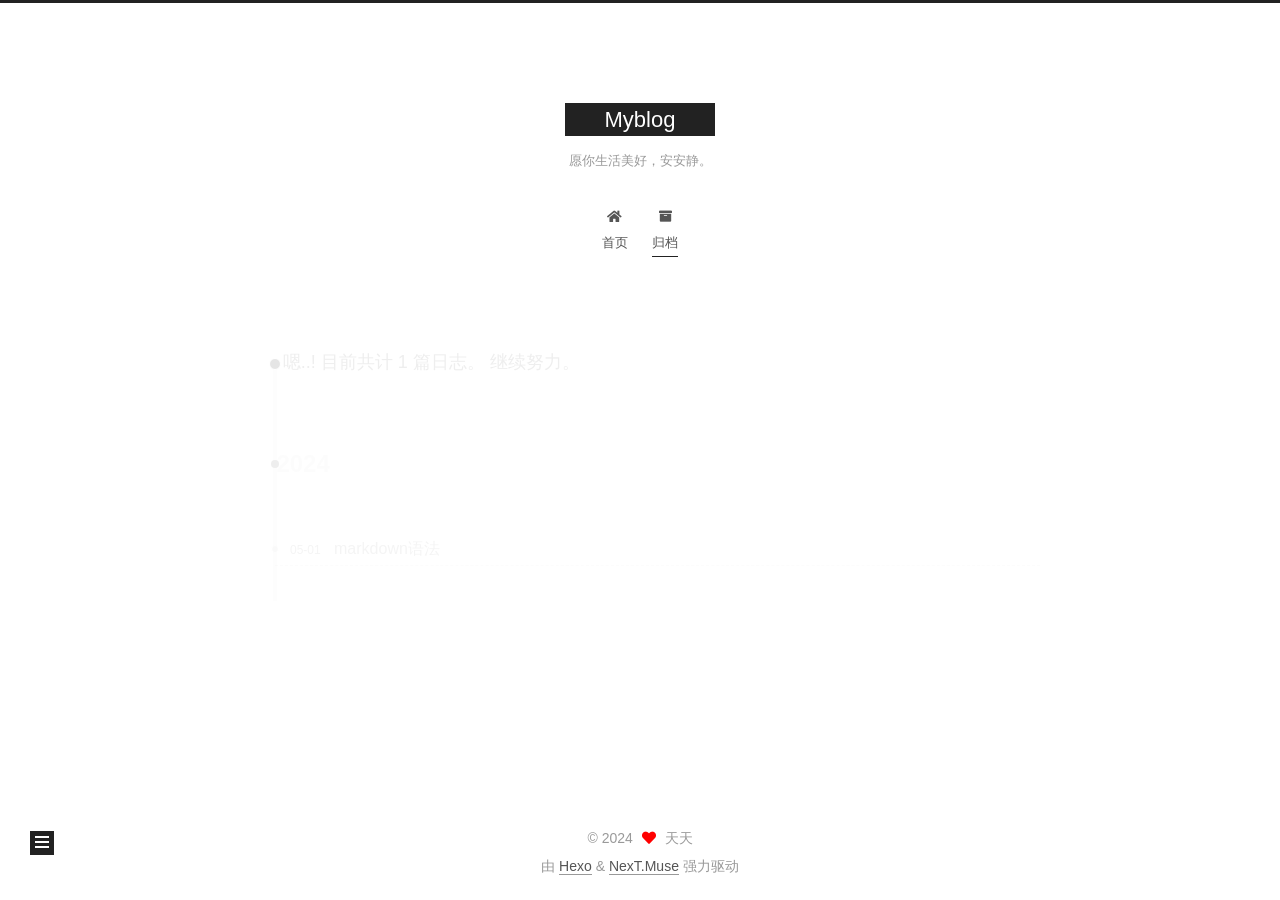
<file: archives/2024/05/index.html>
<!DOCTYPE html>
<html lang="zh-CN">
<head>
  <meta charset="UTF-8">
<meta name="viewport" content="width=device-width, initial-scale=1, maximum-scale=2">
<meta name="theme-color" content="#222">
<meta name="generator" content="Hexo 7.2.0">
  <link rel="apple-touch-icon" sizes="180x180" href="/images/apple-touch-icon-next.png">
  <link rel="icon" type="image/png" sizes="32x32" href="/images/favicon-32x32-next.png">
  <link rel="icon" type="image/png" sizes="16x16" href="/images/favicon-16x16-next.png">
  <link rel="mask-icon" href="/images/logo.svg" color="#222">

<link rel="stylesheet" href="/css/main.css">


<link rel="stylesheet" href="/lib/font-awesome/css/all.min.css">

<script id="hexo-configurations">
    var NexT = window.NexT || {};
    var CONFIG = {"hostname":"example.com","root":"/","scheme":"Muse","version":"7.8.0","exturl":false,"sidebar":{"position":"left","display":"post","padding":18,"offset":12,"onmobile":false},"copycode":{"enable":false,"show_result":false,"style":null},"back2top":{"enable":true,"sidebar":false,"scrollpercent":false},"bookmark":{"enable":false,"color":"#222","save":"auto"},"fancybox":false,"mediumzoom":false,"lazyload":false,"pangu":false,"comments":{"style":"tabs","active":null,"storage":true,"lazyload":false,"nav":null},"algolia":{"hits":{"per_page":10},"labels":{"input_placeholder":"Search for Posts","hits_empty":"We didn't find any results for the search: ${query}","hits_stats":"${hits} results found in ${time} ms"}},"localsearch":{"enable":false,"trigger":"auto","top_n_per_article":1,"unescape":false,"preload":false},"motion":{"enable":true,"async":false,"transition":{"post_block":"fadeIn","post_header":"slideDownIn","post_body":"slideDownIn","coll_header":"slideLeftIn","sidebar":"slideUpIn"}}};
  </script>

  <meta name="description" content="博客">
<meta property="og:type" content="website">
<meta property="og:title" content="Myblog">
<meta property="og:url" content="http://example.com/archives/2024/05/index.html">
<meta property="og:site_name" content="Myblog">
<meta property="og:description" content="博客">
<meta property="og:locale" content="zh_CN">
<meta property="article:author" content="天天">
<meta property="article:tag" content="博客">
<meta name="twitter:card" content="summary">

<link rel="canonical" href="http://example.com/archives/2024/05/">


<script id="page-configurations">
  // https://hexo.io/docs/variables.html
  CONFIG.page = {
    sidebar: "",
    isHome : false,
    isPost : false,
    lang   : 'zh-CN'
  };
</script>

  <title>归档 | Myblog</title>
  






  <noscript>
  <style>
  .use-motion .brand,
  .use-motion .menu-item,
  .sidebar-inner,
  .use-motion .post-block,
  .use-motion .pagination,
  .use-motion .comments,
  .use-motion .post-header,
  .use-motion .post-body,
  .use-motion .collection-header { opacity: initial; }

  .use-motion .site-title,
  .use-motion .site-subtitle {
    opacity: initial;
    top: initial;
  }

  .use-motion .logo-line-before i { left: initial; }
  .use-motion .logo-line-after i { right: initial; }
  </style>
</noscript>

</head>

<body itemscope itemtype="http://schema.org/WebPage">
  <div class="container use-motion">
    <div class="headband"></div>

    <header class="header" itemscope itemtype="http://schema.org/WPHeader">
      <div class="header-inner"><div class="site-brand-container">
  <div class="site-nav-toggle">
    <div class="toggle" aria-label="切换导航栏">
      <span class="toggle-line toggle-line-first"></span>
      <span class="toggle-line toggle-line-middle"></span>
      <span class="toggle-line toggle-line-last"></span>
    </div>
  </div>

  <div class="site-meta">

    <a href="/" class="brand" rel="start">
      <span class="logo-line-before"><i></i></span>
      <h1 class="site-title">Myblog</h1>
      <span class="logo-line-after"><i></i></span>
    </a>
      <p class="site-subtitle" itemprop="description">愿你生活美好，安安静。</p>
  </div>

  <div class="site-nav-right">
    <div class="toggle popup-trigger">
    </div>
  </div>
</div>




<nav class="site-nav">
  <ul id="menu" class="main-menu menu">
        <li class="menu-item menu-item-home">

    <a href="/" rel="section"><i class="fa fa-home fa-fw"></i>首页</a>

  </li>
        <li class="menu-item menu-item-archives">

    <a href="/archives/" rel="section"><i class="fa fa-archive fa-fw"></i>归档</a>

  </li>
  </ul>
</nav>




</div>
    </header>

    
  <div class="back-to-top">
    <i class="fa fa-arrow-up"></i>
    <span>0%</span>
  </div>


    <main class="main">
      <div class="main-inner">
        <div class="content-wrap">
          

          <div class="content archive">
            

  
  
  
  <div class="post-block">
    <div class="posts-collapse">
      <div class="collection-title">
        <span class="collection-header">嗯..! 目前共计 1 篇日志。 继续努力。</span>
      </div>

      
    <div class="collection-year">
      <span class="collection-header">2024</span>
    </div>

  <article itemscope itemtype="http://schema.org/Article">
    <header class="post-header">

      <div class="post-meta">
        <time itemprop="dateCreated"
              datetime="2024-05-01T05:00:00+08:00"
              content="2024-05-01">
          05-01
        </time>
      </div>

      <div class="post-title">
          <a class="post-title-link" href="/2024/05/01/markdown%E8%AF%AD%E6%B3%95/" itemprop="url">
            <span itemprop="name">markdown语法</span>
          </a>
      </div>

    </header>
  </article>


    </div>
  </div>
  
  
  

  



          </div>
          

<script>
  window.addEventListener('tabs:register', () => {
    let { activeClass } = CONFIG.comments;
    if (CONFIG.comments.storage) {
      activeClass = localStorage.getItem('comments_active') || activeClass;
    }
    if (activeClass) {
      let activeTab = document.querySelector(`a[href="#comment-${activeClass}"]`);
      if (activeTab) {
        activeTab.click();
      }
    }
  });
  if (CONFIG.comments.storage) {
    window.addEventListener('tabs:click', event => {
      if (!event.target.matches('.tabs-comment .tab-content .tab-pane')) return;
      let commentClass = event.target.classList[1];
      localStorage.setItem('comments_active', commentClass);
    });
  }
</script>

        </div>
          
  
  <div class="toggle sidebar-toggle">
    <span class="toggle-line toggle-line-first"></span>
    <span class="toggle-line toggle-line-middle"></span>
    <span class="toggle-line toggle-line-last"></span>
  </div>

  <aside class="sidebar">
    <div class="sidebar-inner">

      <ul class="sidebar-nav motion-element">
        <li class="sidebar-nav-toc">
          文章目录
        </li>
        <li class="sidebar-nav-overview">
          站点概览
        </li>
      </ul>

      <!--noindex-->
      <div class="post-toc-wrap sidebar-panel">
      </div>
      <!--/noindex-->

      <div class="site-overview-wrap sidebar-panel">
        <div class="site-author motion-element" itemprop="author" itemscope itemtype="http://schema.org/Person">
  <p class="site-author-name" itemprop="name">天天</p>
  <div class="site-description" itemprop="description">博客</div>
</div>
<div class="site-state-wrap motion-element">
  <nav class="site-state">
      <div class="site-state-item site-state-posts">
          <a href="/archives/">
        
          <span class="site-state-item-count">1</span>
          <span class="site-state-item-name">日志</span>
        </a>
      </div>
  </nav>
</div>



      </div>

    </div>
  </aside>
  <div id="sidebar-dimmer"></div>


      </div>
    </main>

    <footer class="footer">
      <div class="footer-inner">
        

        

<div class="copyright">
  
  &copy; 
  <span itemprop="copyrightYear">2024</span>
  <span class="with-love">
    <i class="fa fa-heart"></i>
  </span>
  <span class="author" itemprop="copyrightHolder">天天</span>
</div>
  <div class="powered-by">由 <a href="https://hexo.io/" class="theme-link" rel="noopener" target="_blank">Hexo</a> & <a href="https://muse.theme-next.org/" class="theme-link" rel="noopener" target="_blank">NexT.Muse</a> 强力驱动
  </div>

        








      </div>
    </footer>
  </div>

  
  <script src="/lib/anime.min.js"></script>
  <script src="/lib/velocity/velocity.min.js"></script>
  <script src="/lib/velocity/velocity.ui.min.js"></script>

<script src="/js/utils.js"></script>

<script src="/js/motion.js"></script>


<script src="/js/schemes/muse.js"></script>


<script src="/js/next-boot.js"></script>




  















  

  

</body>
</html>
</file>
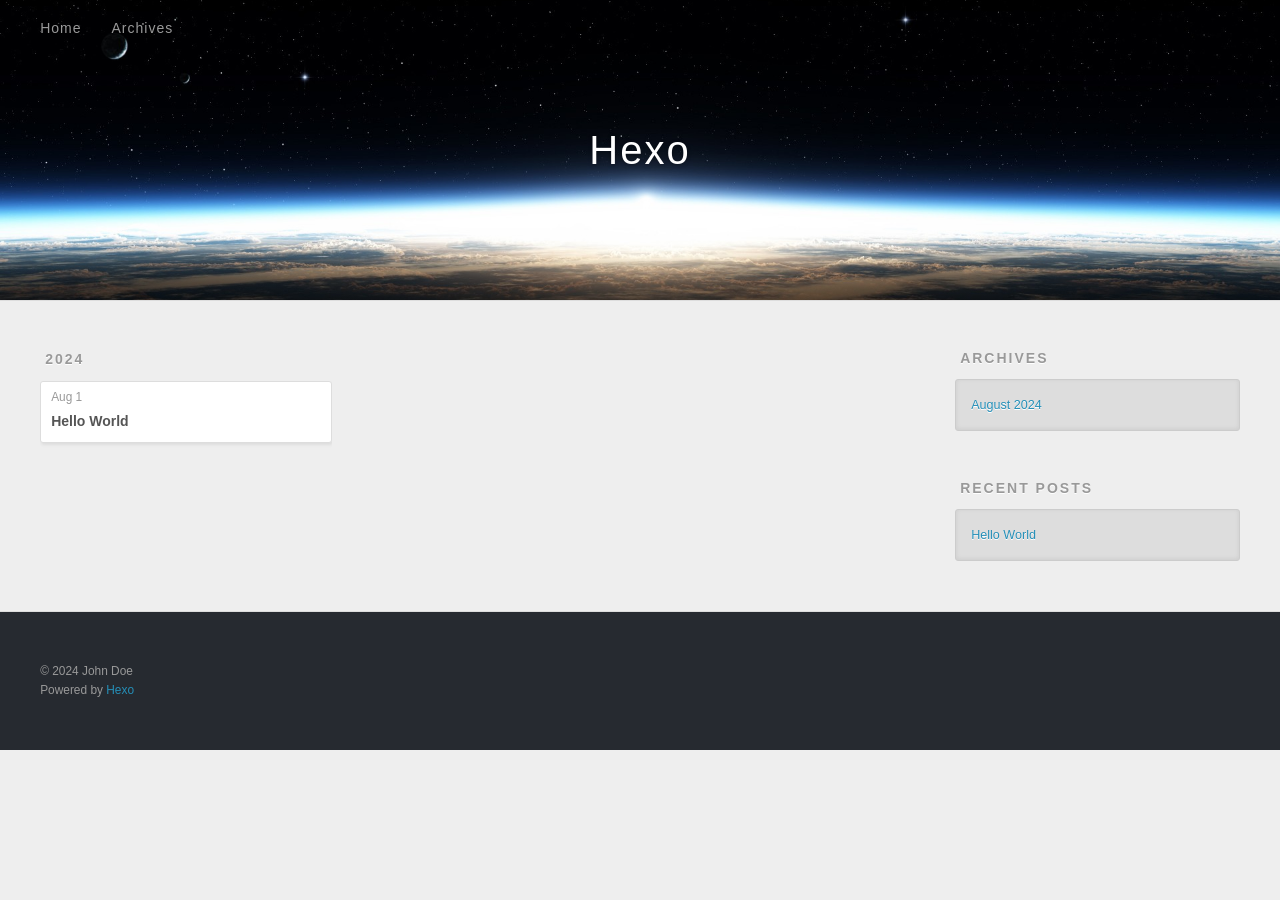
<file: archives/2024/08/index.html>
<!DOCTYPE html>
<html>
<head>
  <meta charset="utf-8">
  
  
  <title>Archives: 2024/8 | Hexo</title>
  <meta name="viewport" content="width=device-width, initial-scale=1, shrink-to-fit=no">
  <meta property="og:type" content="website">
<meta property="og:title" content="Hexo">
<meta property="og:url" content="http://example.com/archives/2024/08/index.html">
<meta property="og:site_name" content="Hexo">
<meta property="og:locale" content="en_US">
<meta property="article:author" content="John Doe">
<meta name="twitter:card" content="summary">
  
    <link rel="alternate" href="/atom.xml" title="Hexo" type="application/atom+xml">
  
  
    <link rel="shortcut icon" href="/favicon.png">
  
  
  
<link rel="stylesheet" href="/css/style.css">

  
    
<link rel="stylesheet" href="/fancybox/jquery.fancybox.min.css">

  
  
<meta name="generator" content="Hexo 7.3.0"></head>

<body>
  <div id="container">
    <div id="wrap">
      <header id="header">
  <div id="banner"></div>
  <div id="header-outer" class="outer">
    <div id="header-title" class="inner">
      <h1 id="logo-wrap">
        <a href="/" id="logo">Hexo</a>
      </h1>
      
    </div>
    <div id="header-inner" class="inner">
      <nav id="main-nav">
        <a id="main-nav-toggle" class="nav-icon"><span class="fa fa-bars"></span></a>
        
          <a class="main-nav-link" href="/">Home</a>
        
          <a class="main-nav-link" href="/archives">Archives</a>
        
      </nav>
      <nav id="sub-nav">
        
        
          <a class="nav-icon" href="/atom.xml" title="RSS Feed"><span class="fa fa-rss"></span></a>
        
        <a class="nav-icon nav-search-btn" title="Search"><span class="fa fa-search"></span></a>
      </nav>
      <div id="search-form-wrap">
        <form action="//google.com/search" method="get" accept-charset="UTF-8" class="search-form"><input type="search" name="q" class="search-form-input" placeholder="Search"><button type="submit" class="search-form-submit">&#xF002;</button><input type="hidden" name="sitesearch" value="http://example.com"></form>
      </div>
    </div>
  </div>
</header>

      <div class="outer">
        <section id="main">
  
  
    
    
      
      
      <section class="archives-wrap">
        <div class="archive-year-wrap">
          <a href="/archives/2024" class="archive-year">2024</a>
        </div>
        <div class="archives">
    
    <article class="archive-article archive-type-post">
  <div class="archive-article-inner">
    <header class="archive-article-header">
      <a href="/2024/08/01/hello-world/" class="archive-article-date">
  <time class="dt-published" datetime="2024-08-01T08:28:10.724Z" itemprop="datePublished">Aug 1</time>
</a>
      
  
    <h1 itemprop="name">
      <a class="archive-article-title" href="/2024/08/01/hello-world/">Hello World</a>
    </h1>
  

    </header>
  </div>
</article>
  
  
    </div></section>
  


</section>
        
          <aside id="sidebar">
  
    

  
    

  
    
  
    
  <div class="widget-wrap">
    <h3 class="widget-title">Archives</h3>
    <div class="widget">
      <ul class="archive-list"><li class="archive-list-item"><a class="archive-list-link" href="/archives/2024/08/">August 2024</a></li></ul>
    </div>
  </div>


  
    
  <div class="widget-wrap">
    <h3 class="widget-title">Recent Posts</h3>
    <div class="widget">
      <ul>
        
          <li>
            <a href="/2024/08/01/hello-world/">Hello World</a>
          </li>
        
      </ul>
    </div>
  </div>

  
</aside>
        
      </div>
      <footer id="footer">
  
  <div class="outer">
    <div id="footer-info" class="inner">
      
      &copy; 2024 John Doe<br>
      Powered by <a href="https://hexo.io/" target="_blank">Hexo</a>
    </div>
  </div>
</footer>

    </div>
    <nav id="mobile-nav">
  
    <a href="/" class="mobile-nav-link">Home</a>
  
    <a href="/archives" class="mobile-nav-link">Archives</a>
  
</nav>
    


<script src="/js/jquery-3.6.4.min.js"></script>



  
<script src="/fancybox/jquery.fancybox.min.js"></script>




<script src="/js/script.js"></script>





  </div>
</body>
</html>
</file>
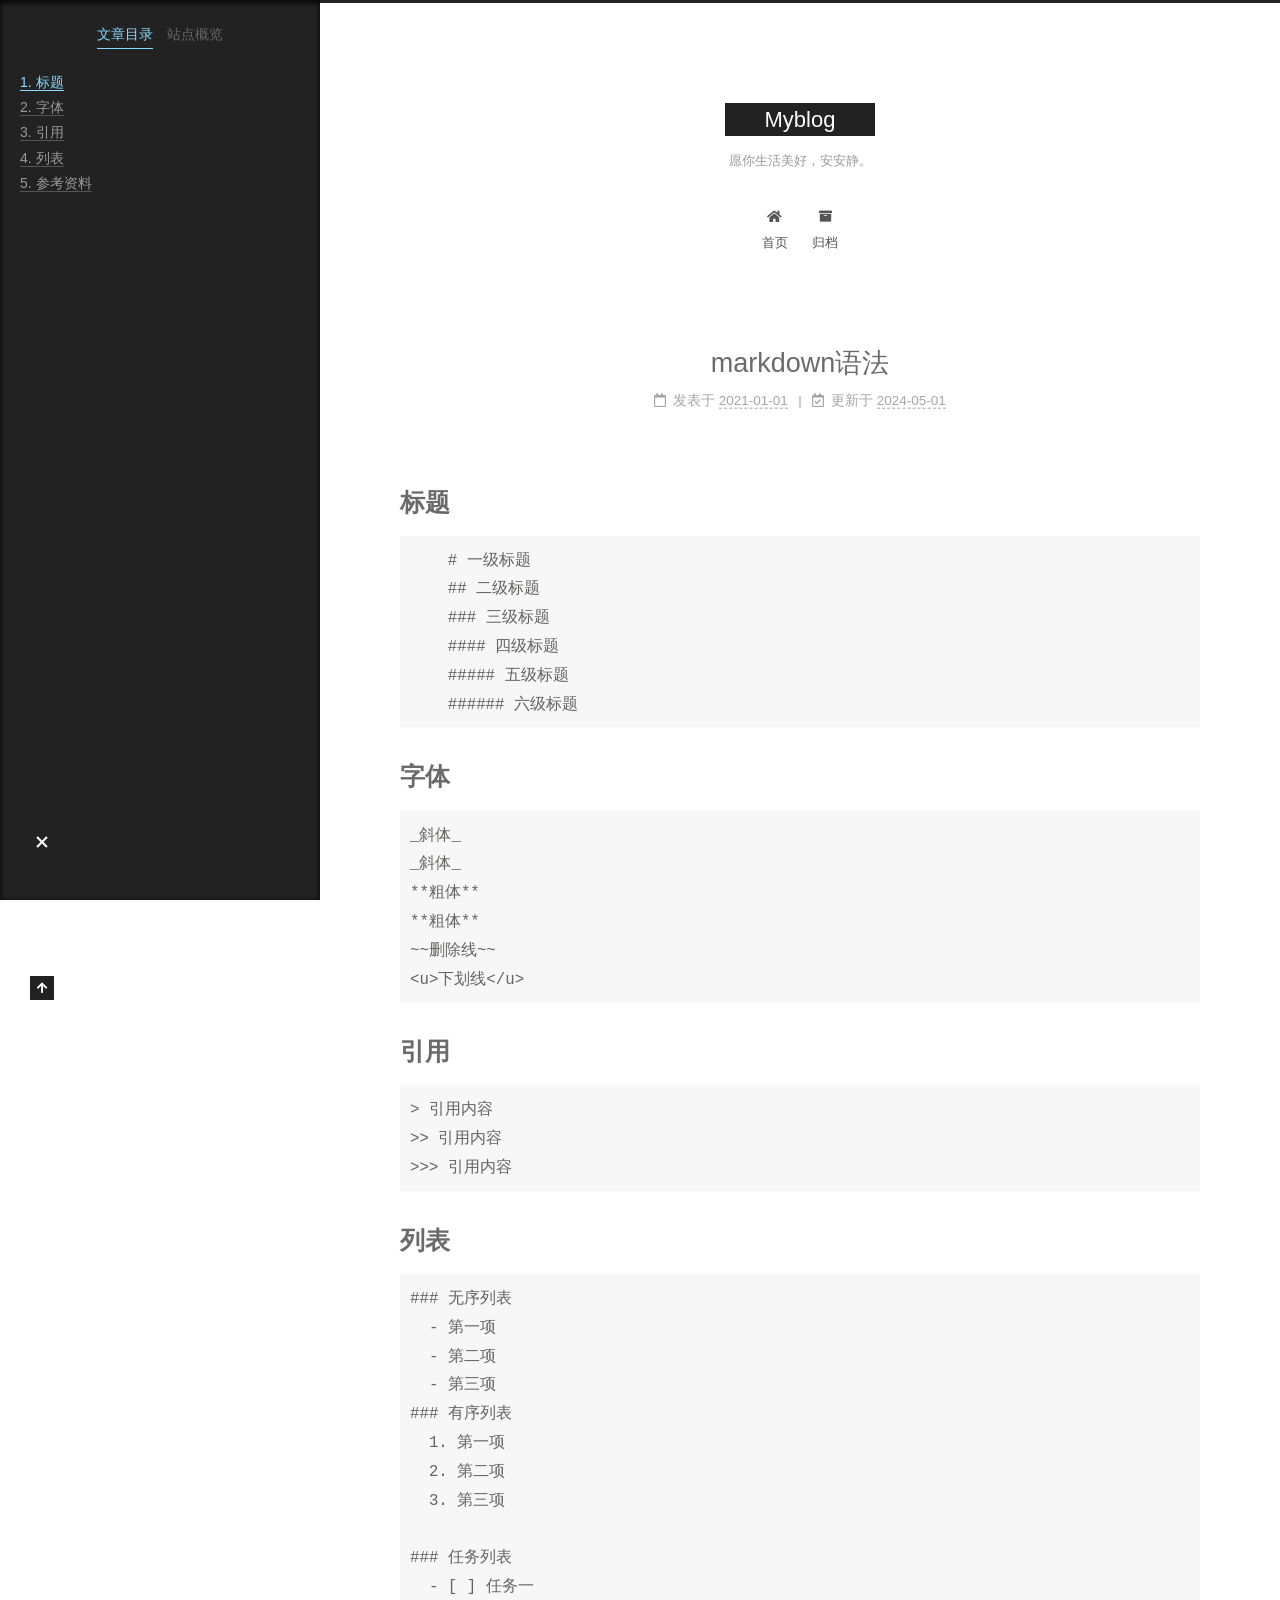
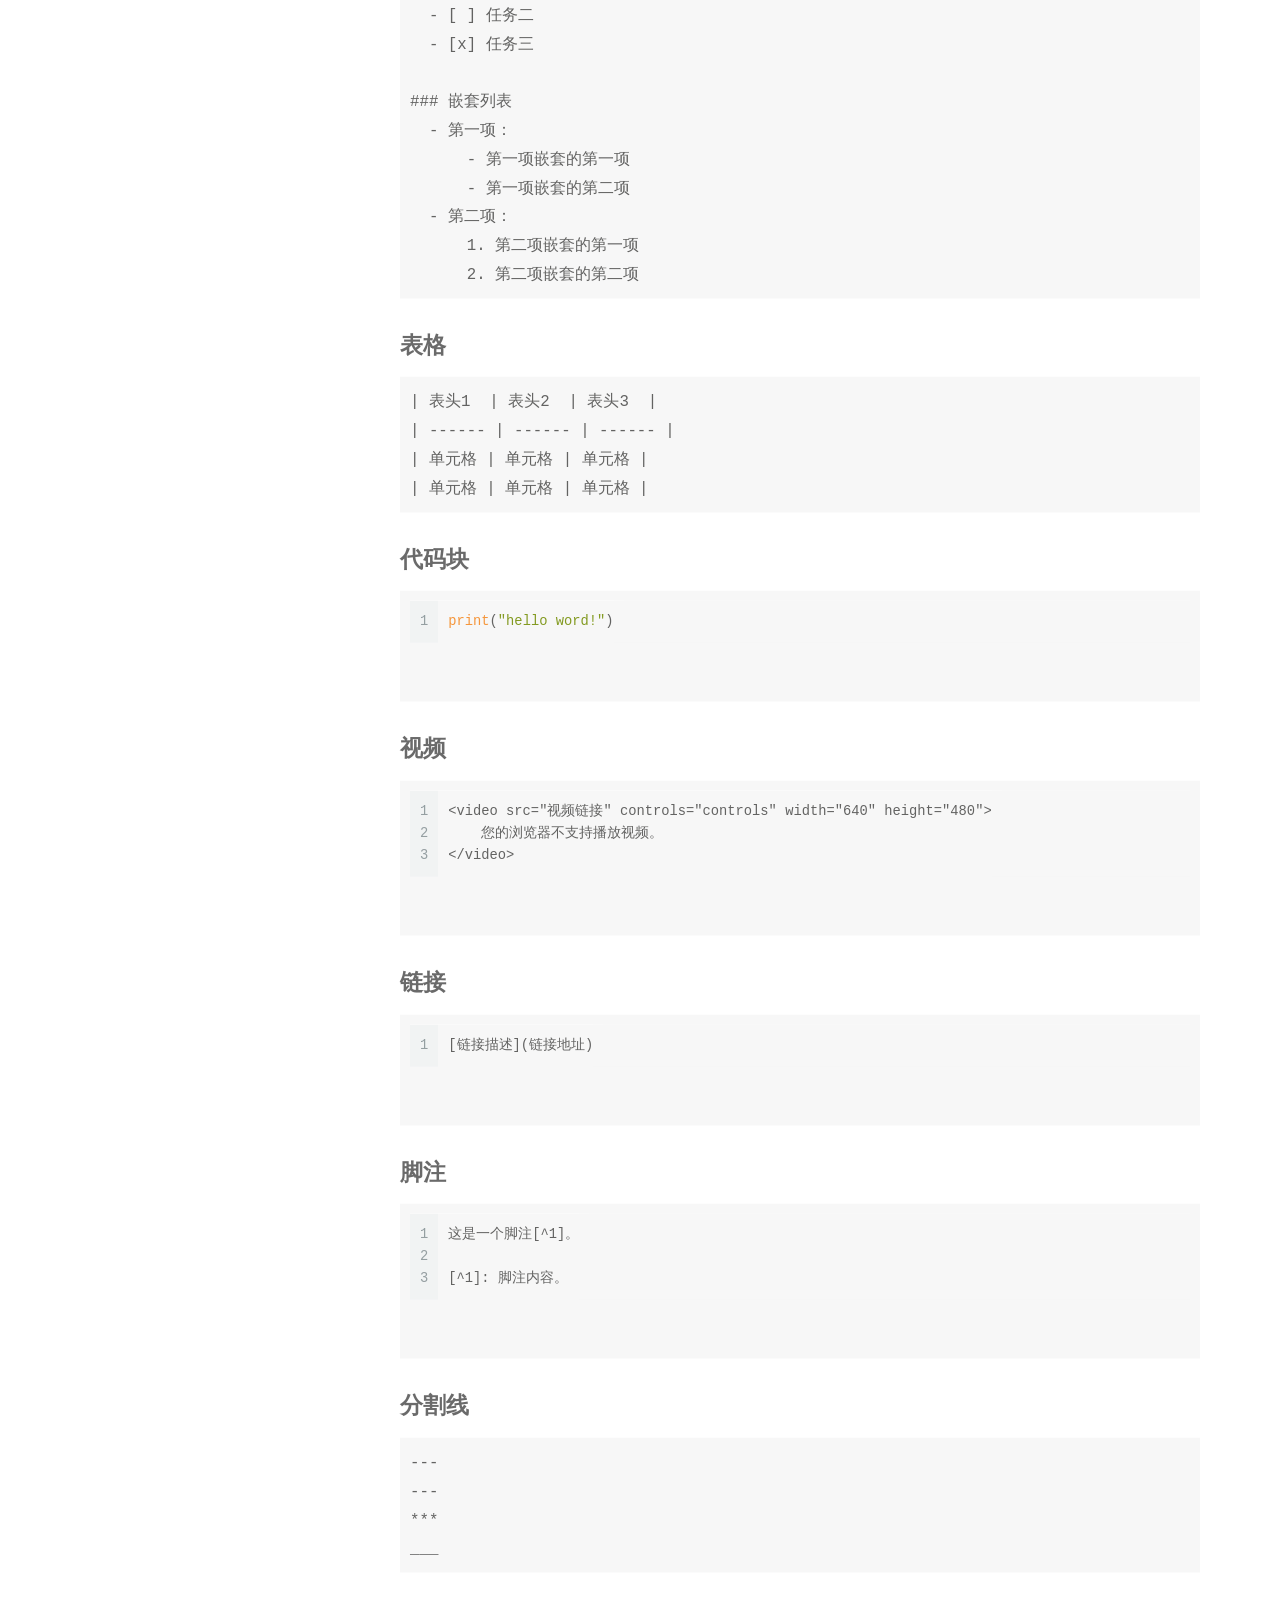
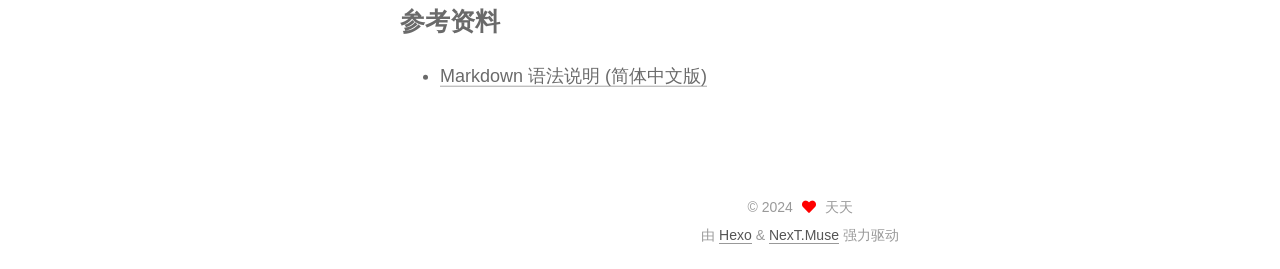
<file: 2021/01/01/markdown语法/index.html>
<!DOCTYPE html>
<html lang="zh-CN">
<head>
  <meta charset="UTF-8">
<meta name="viewport" content="width=device-width, initial-scale=1, maximum-scale=2">
<meta name="theme-color" content="#222">
<meta name="generator" content="Hexo 7.2.0">
  <link rel="apple-touch-icon" sizes="180x180" href="/images/apple-touch-icon-next.png">
  <link rel="icon" type="image/png" sizes="32x32" href="/images/favicon-32x32-next.png">
  <link rel="icon" type="image/png" sizes="16x16" href="/images/favicon-16x16-next.png">
  <link rel="mask-icon" href="/images/logo.svg" color="#222">

<link rel="stylesheet" href="/css/main.css">


<link rel="stylesheet" href="/lib/font-awesome/css/all.min.css">

<script id="hexo-configurations">
    var NexT = window.NexT || {};
    var CONFIG = {"hostname":"example.com","root":"/","scheme":"Muse","version":"7.8.0","exturl":false,"sidebar":{"position":"left","display":"post","padding":18,"offset":12,"onmobile":false},"copycode":{"enable":false,"show_result":false,"style":null},"back2top":{"enable":true,"sidebar":false,"scrollpercent":false},"bookmark":{"enable":false,"color":"#222","save":"auto"},"fancybox":false,"mediumzoom":false,"lazyload":false,"pangu":false,"comments":{"style":"tabs","active":null,"storage":true,"lazyload":false,"nav":null},"algolia":{"hits":{"per_page":10},"labels":{"input_placeholder":"Search for Posts","hits_empty":"We didn't find any results for the search: ${query}","hits_stats":"${hits} results found in ${time} ms"}},"localsearch":{"enable":false,"trigger":"auto","top_n_per_article":1,"unescape":false,"preload":false},"motion":{"enable":true,"async":false,"transition":{"post_block":"fadeIn","post_header":"slideDownIn","post_body":"slideDownIn","coll_header":"slideLeftIn","sidebar":"slideUpIn"}}};
  </script>

  <meta name="description" content="标题    # 一级标题     ## 二级标题     ### 三级标题     #### 四级标题     ##### 五级标题     ###### 六级标题  字体_斜体_ _斜体_ **粗体** **粗体** ~~删除线~~ &lt;u&gt;下划线&lt;&#x2F;u&gt;  引用&gt; 引用内容 &gt;&gt; 引用内容 &gt;&gt;&gt; 引用内容  列表### 无序列表">
<meta property="og:type" content="article">
<meta property="og:title" content="markdown语法">
<meta property="og:url" content="http://example.com/2021/01/01/markdown%E8%AF%AD%E6%B3%95/index.html">
<meta property="og:site_name" content="Myblog">
<meta property="og:description" content="标题    # 一级标题     ## 二级标题     ### 三级标题     #### 四级标题     ##### 五级标题     ###### 六级标题  字体_斜体_ _斜体_ **粗体** **粗体** ~~删除线~~ &lt;u&gt;下划线&lt;&#x2F;u&gt;  引用&gt; 引用内容 &gt;&gt; 引用内容 &gt;&gt;&gt; 引用内容  列表### 无序列表">
<meta property="og:locale" content="zh_CN">
<meta property="article:published_time" content="2021-01-01T04:00:00.000Z">
<meta property="article:modified_time" content="2024-05-01T09:41:57.940Z">
<meta property="article:author" content="天天">
<meta property="article:tag" content="博客">
<meta name="twitter:card" content="summary">

<link rel="canonical" href="http://example.com/2021/01/01/markdown%E8%AF%AD%E6%B3%95/">


<script id="page-configurations">
  // https://hexo.io/docs/variables.html
  CONFIG.page = {
    sidebar: "",
    isHome : false,
    isPost : true,
    lang   : 'zh-CN'
  };
</script>

  <title>markdown语法 | Myblog</title>
  






  <noscript>
  <style>
  .use-motion .brand,
  .use-motion .menu-item,
  .sidebar-inner,
  .use-motion .post-block,
  .use-motion .pagination,
  .use-motion .comments,
  .use-motion .post-header,
  .use-motion .post-body,
  .use-motion .collection-header { opacity: initial; }

  .use-motion .site-title,
  .use-motion .site-subtitle {
    opacity: initial;
    top: initial;
  }

  .use-motion .logo-line-before i { left: initial; }
  .use-motion .logo-line-after i { right: initial; }
  </style>
</noscript>

</head>

<body itemscope itemtype="http://schema.org/WebPage">
  <div class="container use-motion">
    <div class="headband"></div>

    <header class="header" itemscope itemtype="http://schema.org/WPHeader">
      <div class="header-inner"><div class="site-brand-container">
  <div class="site-nav-toggle">
    <div class="toggle" aria-label="切换导航栏">
      <span class="toggle-line toggle-line-first"></span>
      <span class="toggle-line toggle-line-middle"></span>
      <span class="toggle-line toggle-line-last"></span>
    </div>
  </div>

  <div class="site-meta">

    <a href="/" class="brand" rel="start">
      <span class="logo-line-before"><i></i></span>
      <h1 class="site-title">Myblog</h1>
      <span class="logo-line-after"><i></i></span>
    </a>
      <p class="site-subtitle" itemprop="description">愿你生活美好，安安静。</p>
  </div>

  <div class="site-nav-right">
    <div class="toggle popup-trigger">
    </div>
  </div>
</div>




<nav class="site-nav">
  <ul id="menu" class="main-menu menu">
        <li class="menu-item menu-item-home">

    <a href="/" rel="section"><i class="fa fa-home fa-fw"></i>首页</a>

  </li>
        <li class="menu-item menu-item-archives">

    <a href="/archives/" rel="section"><i class="fa fa-archive fa-fw"></i>归档</a>

  </li>
  </ul>
</nav>




</div>
    </header>

    
  <div class="back-to-top">
    <i class="fa fa-arrow-up"></i>
    <span>0%</span>
  </div>


    <main class="main">
      <div class="main-inner">
        <div class="content-wrap">
          

          <div class="content post posts-expand">
            

    
  
  
  <article itemscope itemtype="http://schema.org/Article" class="post-block" lang="zh-CN">
    <link itemprop="mainEntityOfPage" href="http://example.com/2021/01/01/markdown%E8%AF%AD%E6%B3%95/">

    <span hidden itemprop="author" itemscope itemtype="http://schema.org/Person">
      <meta itemprop="image" content="/images/avatar.gif">
      <meta itemprop="name" content="天天">
      <meta itemprop="description" content="博客">
    </span>

    <span hidden itemprop="publisher" itemscope itemtype="http://schema.org/Organization">
      <meta itemprop="name" content="Myblog">
    </span>
      <header class="post-header">
        <h1 class="post-title" itemprop="name headline">
          markdown语法
        </h1>

        <div class="post-meta">
            <span class="post-meta-item">
              <span class="post-meta-item-icon">
                <i class="far fa-calendar"></i>
              </span>
              <span class="post-meta-item-text">发表于</span>

              <time title="创建时间：2021-01-01 12:00:00" itemprop="dateCreated datePublished" datetime="2021-01-01T12:00:00+08:00">2021-01-01</time>
            </span>
              <span class="post-meta-item">
                <span class="post-meta-item-icon">
                  <i class="far fa-calendar-check"></i>
                </span>
                <span class="post-meta-item-text">更新于</span>
                <time title="修改时间：2024-05-01 17:41:57" itemprop="dateModified" datetime="2024-05-01T17:41:57+08:00">2024-05-01</time>
              </span>

          

        </div>
      </header>

    
    
    
    <div class="post-body" itemprop="articleBody">

      
        <h2 id="标题"><a href="#标题" class="headerlink" title="标题"></a>标题</h2><pre><code>    # 一级标题
    ## 二级标题
    ### 三级标题
    #### 四级标题
    ##### 五级标题
    ###### 六级标题
</code></pre>
<h2 id="字体"><a href="#字体" class="headerlink" title="字体"></a>字体</h2><pre><code>_斜体_
_斜体_
**粗体**
**粗体**
~~删除线~~
&lt;u&gt;下划线&lt;/u&gt;
</code></pre>
<h2 id="引用"><a href="#引用" class="headerlink" title="引用"></a>引用</h2><pre><code>&gt; 引用内容
&gt;&gt; 引用内容
&gt;&gt;&gt; 引用内容
</code></pre>
<h2 id="列表"><a href="#列表" class="headerlink" title="列表"></a>列表</h2><pre><code>### 无序列表
  - 第一项
  - 第二项
  - 第三项
### 有序列表
  1. 第一项
  2. 第二项
  3. 第三项

### 任务列表
  - [ ] 任务一
  - [ ] 任务二
  - [x] 任务三

### 嵌套列表
  - 第一项：
      - 第一项嵌套的第一项
      - 第一项嵌套的第二项
  - 第二项：
      1. 第二项嵌套的第一项
      2. 第二项嵌套的第二项
</code></pre>
<h3 id="表格"><a href="#表格" class="headerlink" title="表格"></a>表格</h3><pre><code>| 表头1  | 表头2  | 表头3  |
| ------ | ------ | ------ |
| 单元格 | 单元格 | 单元格 |
| 单元格 | 单元格 | 单元格 |
</code></pre>
<h3 id="代码块"><a href="#代码块" class="headerlink" title="代码块"></a>代码块</h3><pre><code><figure class="highlight python"><table><tr><td class="gutter"><pre><span class="line">1</span><br></pre></td><td class="code"><pre><span class="line"><span class="built_in">print</span>(<span class="string">&quot;hello word!&quot;</span>)</span><br></pre></td></tr></table></figure>
</code></pre>
<h3 id="视频"><a href="#视频" class="headerlink" title="视频"></a>视频</h3><pre><code><figure class="highlight plaintext"><table><tr><td class="gutter"><pre><span class="line">1</span><br><span class="line">2</span><br><span class="line">3</span><br></pre></td><td class="code"><pre><span class="line">&lt;video src=&quot;视频链接&quot; controls=&quot;controls&quot; width=&quot;640&quot; height=&quot;480&quot;&gt;</span><br><span class="line">    您的浏览器不支持播放视频。</span><br><span class="line">&lt;/video&gt;</span><br></pre></td></tr></table></figure>
</code></pre>
<h3 id="链接"><a href="#链接" class="headerlink" title="链接"></a>链接</h3><pre><code><figure class="highlight plaintext"><table><tr><td class="gutter"><pre><span class="line">1</span><br></pre></td><td class="code"><pre><span class="line">[链接描述](链接地址)</span><br></pre></td></tr></table></figure>
</code></pre>
<h3 id="脚注"><a href="#脚注" class="headerlink" title="脚注"></a>脚注</h3><pre><code><figure class="highlight plaintext"><table><tr><td class="gutter"><pre><span class="line">1</span><br><span class="line">2</span><br><span class="line">3</span><br></pre></td><td class="code"><pre><span class="line">这是一个脚注[^1]。</span><br><span class="line"></span><br><span class="line">[^1]: 脚注内容。</span><br></pre></td></tr></table></figure>
</code></pre>
<h3 id="分割线"><a href="#分割线" class="headerlink" title="分割线"></a>分割线</h3><pre><code>---
---
***
___
</code></pre>
<h2 id="参考资料"><a href="#参考资料" class="headerlink" title="参考资料"></a>参考资料</h2><ul>
<li><a target="_blank" rel="noopener" href="https://www.appinn.com/markdown/">Markdown 语法说明 (简体中文版)</a></li>
</ul>

    </div>

    
    
    

      <footer class="post-footer">

        


        
      </footer>
    
  </article>
  
  
  



          </div>
          

<script>
  window.addEventListener('tabs:register', () => {
    let { activeClass } = CONFIG.comments;
    if (CONFIG.comments.storage) {
      activeClass = localStorage.getItem('comments_active') || activeClass;
    }
    if (activeClass) {
      let activeTab = document.querySelector(`a[href="#comment-${activeClass}"]`);
      if (activeTab) {
        activeTab.click();
      }
    }
  });
  if (CONFIG.comments.storage) {
    window.addEventListener('tabs:click', event => {
      if (!event.target.matches('.tabs-comment .tab-content .tab-pane')) return;
      let commentClass = event.target.classList[1];
      localStorage.setItem('comments_active', commentClass);
    });
  }
</script>

        </div>
          
  
  <div class="toggle sidebar-toggle">
    <span class="toggle-line toggle-line-first"></span>
    <span class="toggle-line toggle-line-middle"></span>
    <span class="toggle-line toggle-line-last"></span>
  </div>

  <aside class="sidebar">
    <div class="sidebar-inner">

      <ul class="sidebar-nav motion-element">
        <li class="sidebar-nav-toc">
          文章目录
        </li>
        <li class="sidebar-nav-overview">
          站点概览
        </li>
      </ul>

      <!--noindex-->
      <div class="post-toc-wrap sidebar-panel">
          <div class="post-toc motion-element"><ol class="nav"><li class="nav-item nav-level-2"><a class="nav-link" href="#%E6%A0%87%E9%A2%98"><span class="nav-number">1.</span> <span class="nav-text">标题</span></a></li><li class="nav-item nav-level-2"><a class="nav-link" href="#%E5%AD%97%E4%BD%93"><span class="nav-number">2.</span> <span class="nav-text">字体</span></a></li><li class="nav-item nav-level-2"><a class="nav-link" href="#%E5%BC%95%E7%94%A8"><span class="nav-number">3.</span> <span class="nav-text">引用</span></a></li><li class="nav-item nav-level-2"><a class="nav-link" href="#%E5%88%97%E8%A1%A8"><span class="nav-number">4.</span> <span class="nav-text">列表</span></a><ol class="nav-child"><li class="nav-item nav-level-3"><a class="nav-link" href="#%E8%A1%A8%E6%A0%BC"><span class="nav-number">4.1.</span> <span class="nav-text">表格</span></a></li><li class="nav-item nav-level-3"><a class="nav-link" href="#%E4%BB%A3%E7%A0%81%E5%9D%97"><span class="nav-number">4.2.</span> <span class="nav-text">代码块</span></a></li><li class="nav-item nav-level-3"><a class="nav-link" href="#%E8%A7%86%E9%A2%91"><span class="nav-number">4.3.</span> <span class="nav-text">视频</span></a></li><li class="nav-item nav-level-3"><a class="nav-link" href="#%E9%93%BE%E6%8E%A5"><span class="nav-number">4.4.</span> <span class="nav-text">链接</span></a></li><li class="nav-item nav-level-3"><a class="nav-link" href="#%E8%84%9A%E6%B3%A8"><span class="nav-number">4.5.</span> <span class="nav-text">脚注</span></a></li><li class="nav-item nav-level-3"><a class="nav-link" href="#%E5%88%86%E5%89%B2%E7%BA%BF"><span class="nav-number">4.6.</span> <span class="nav-text">分割线</span></a></li></ol></li><li class="nav-item nav-level-2"><a class="nav-link" href="#%E5%8F%82%E8%80%83%E8%B5%84%E6%96%99"><span class="nav-number">5.</span> <span class="nav-text">参考资料</span></a></li></ol></div>
      </div>
      <!--/noindex-->

      <div class="site-overview-wrap sidebar-panel">
        <div class="site-author motion-element" itemprop="author" itemscope itemtype="http://schema.org/Person">
  <p class="site-author-name" itemprop="name">天天</p>
  <div class="site-description" itemprop="description">博客</div>
</div>
<div class="site-state-wrap motion-element">
  <nav class="site-state">
      <div class="site-state-item site-state-posts">
          <a href="/archives/">
        
          <span class="site-state-item-count">1</span>
          <span class="site-state-item-name">日志</span>
        </a>
      </div>
  </nav>
</div>



      </div>

    </div>
  </aside>
  <div id="sidebar-dimmer"></div>


      </div>
    </main>

    <footer class="footer">
      <div class="footer-inner">
        

        

<div class="copyright">
  
  &copy; 
  <span itemprop="copyrightYear">2024</span>
  <span class="with-love">
    <i class="fa fa-heart"></i>
  </span>
  <span class="author" itemprop="copyrightHolder">天天</span>
</div>
  <div class="powered-by">由 <a href="https://hexo.io/" class="theme-link" rel="noopener" target="_blank">Hexo</a> & <a href="https://muse.theme-next.org/" class="theme-link" rel="noopener" target="_blank">NexT.Muse</a> 强力驱动
  </div>

        








      </div>
    </footer>
  </div>

  
  <script src="/lib/anime.min.js"></script>
  <script src="/lib/velocity/velocity.min.js"></script>
  <script src="/lib/velocity/velocity.ui.min.js"></script>

<script src="/js/utils.js"></script>

<script src="/js/motion.js"></script>


<script src="/js/schemes/muse.js"></script>


<script src="/js/next-boot.js"></script>




  















  

  

</body>
</html>
</file>
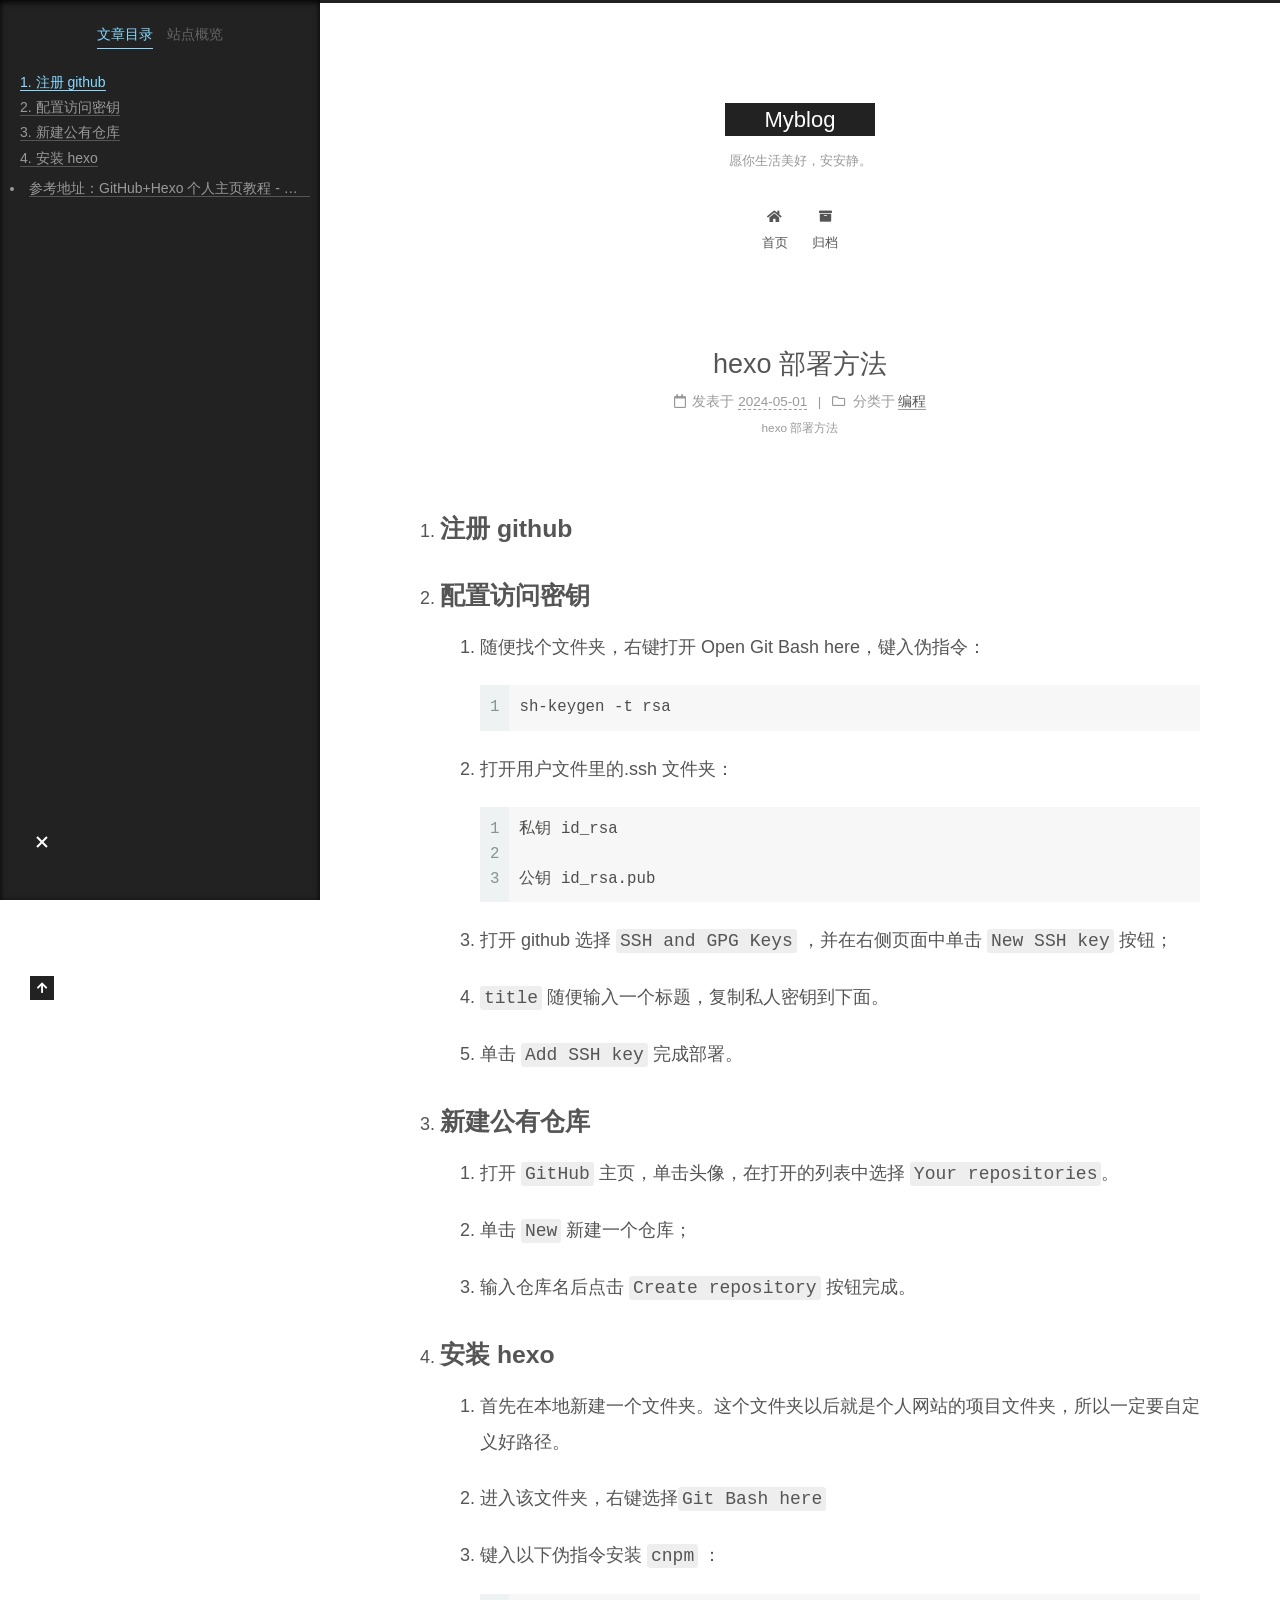
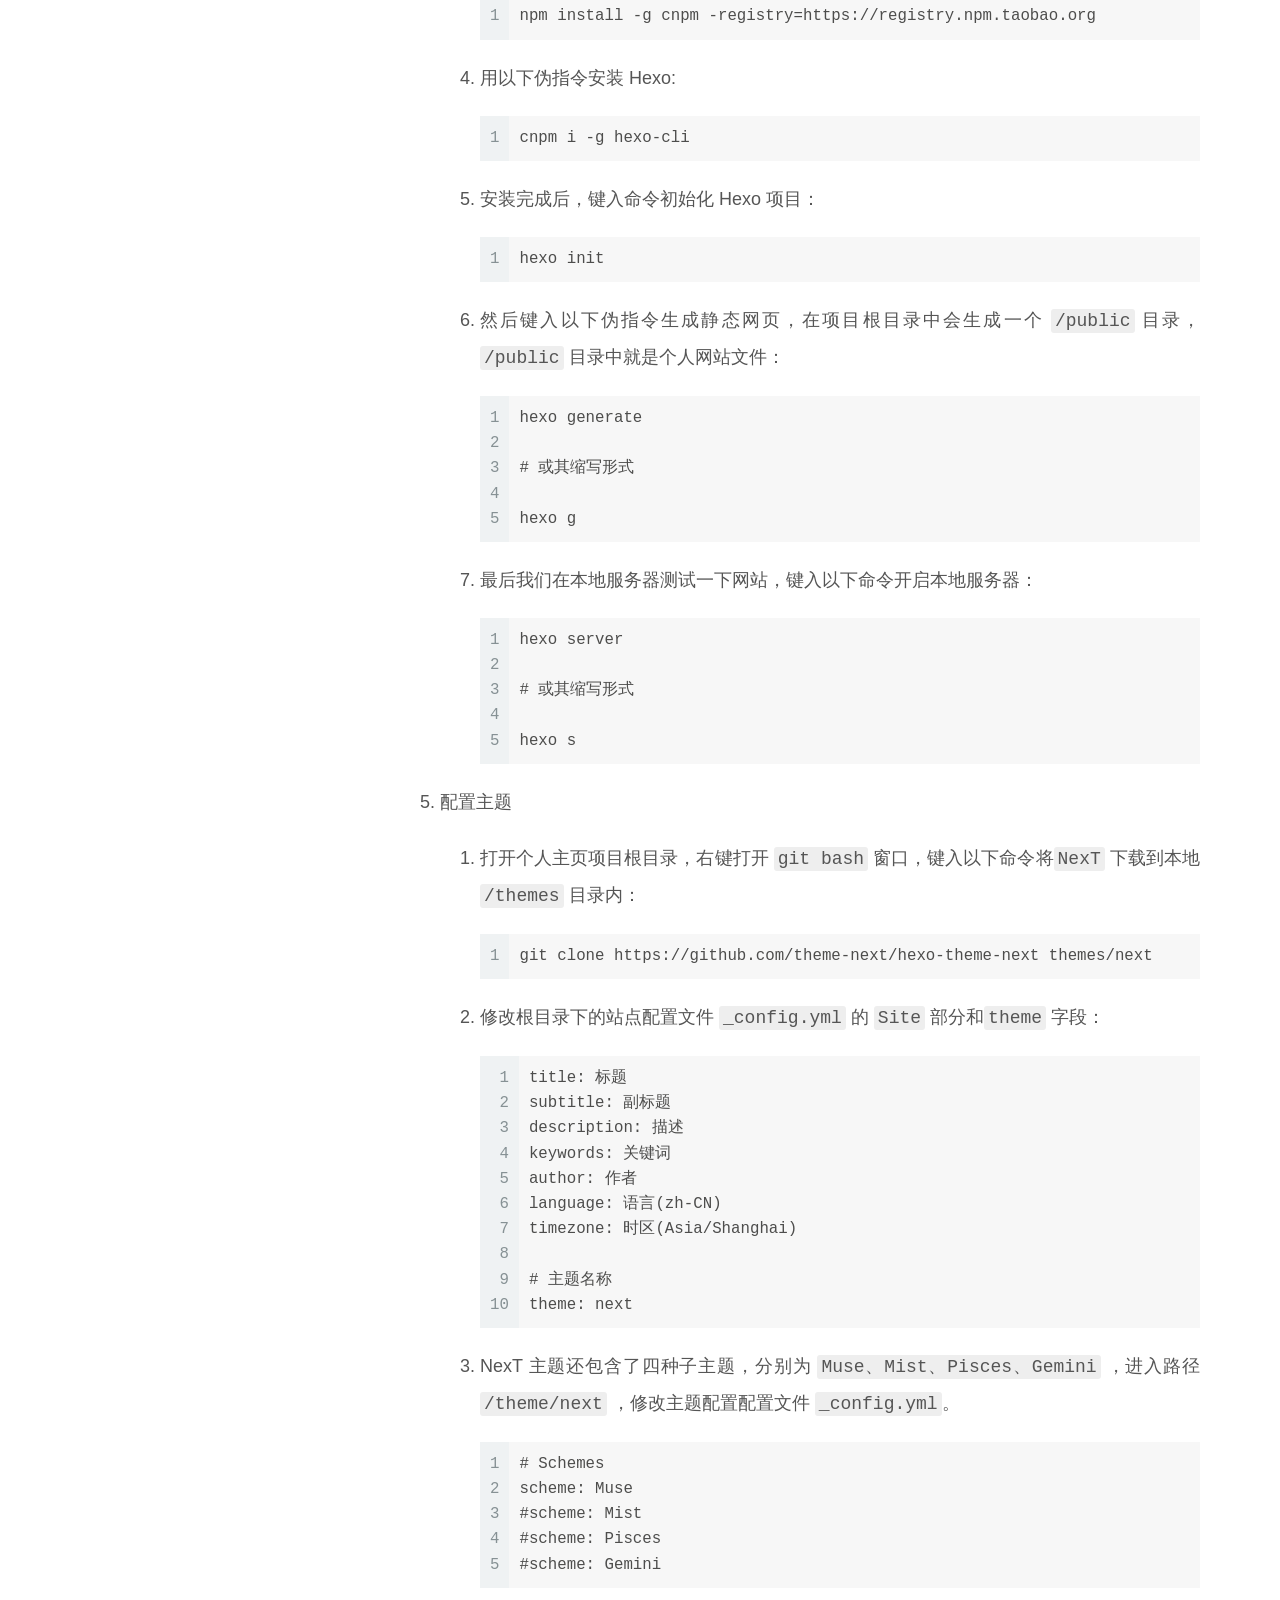
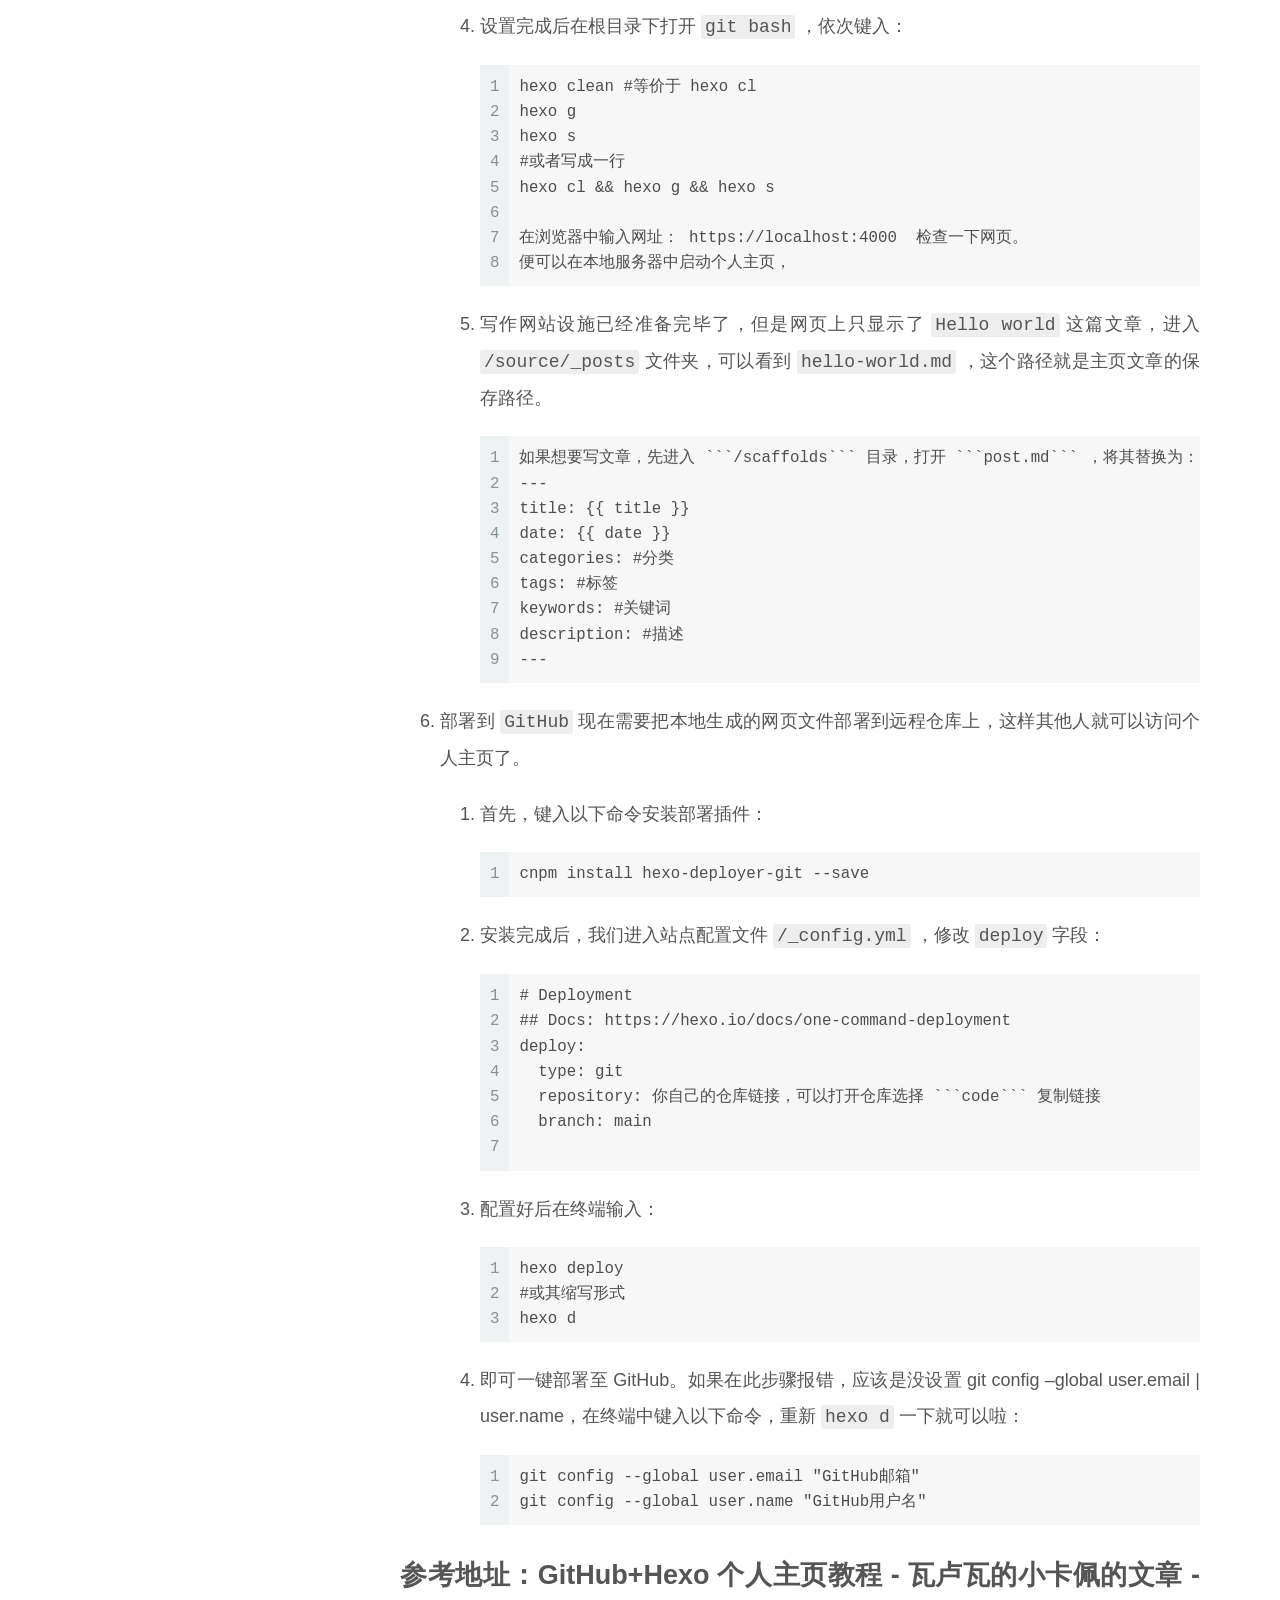
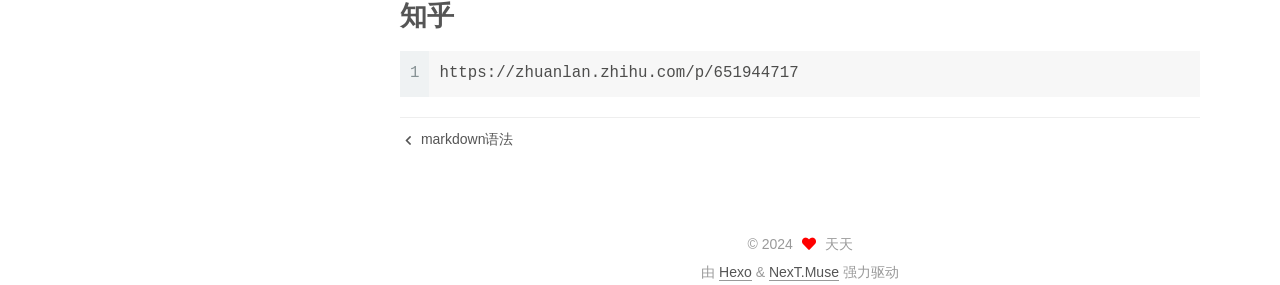
<file: 2024/05/01/github-部署hexo/index.html>
<!DOCTYPE html>
<html lang="zh-CN">
<head>
  <meta charset="UTF-8">
<meta name="viewport" content="width=device-width, initial-scale=1, maximum-scale=2">
<meta name="theme-color" content="#222">
<meta name="generator" content="Hexo 7.2.0">
  <link rel="apple-touch-icon" sizes="180x180" href="/images/apple-touch-icon-next.png">
  <link rel="icon" type="image/png" sizes="32x32" href="/images/favicon-32x32-next.png">
  <link rel="icon" type="image/png" sizes="16x16" href="/images/favicon-16x16-next.png">
  <link rel="mask-icon" href="/images/logo.svg" color="#222">

<link rel="stylesheet" href="/css/main.css">


<link rel="stylesheet" href="/lib/font-awesome/css/all.min.css">

<script id="hexo-configurations">
    var NexT = window.NexT || {};
    var CONFIG = {"hostname":"example.com","root":"/","scheme":"Muse","version":"7.8.0","exturl":false,"sidebar":{"position":"left","display":"post","padding":18,"offset":12,"onmobile":false},"copycode":{"enable":false,"show_result":false,"style":null},"back2top":{"enable":true,"sidebar":false,"scrollpercent":false},"bookmark":{"enable":false,"color":"#222","save":"auto"},"fancybox":false,"mediumzoom":false,"lazyload":false,"pangu":false,"comments":{"style":"tabs","active":null,"storage":true,"lazyload":false,"nav":null},"algolia":{"hits":{"per_page":10},"labels":{"input_placeholder":"Search for Posts","hits_empty":"We didn't find any results for the search: ${query}","hits_stats":"${hits} results found in ${time} ms"}},"localsearch":{"enable":false,"trigger":"auto","top_n_per_article":1,"unescape":false,"preload":false},"motion":{"enable":true,"async":false,"transition":{"post_block":"fadeIn","post_header":"slideDownIn","post_body":"slideDownIn","coll_header":"slideLeftIn","sidebar":"slideUpIn"}}};
  </script>

  <meta name="description" content="hexo 部署方法">
<meta property="og:type" content="article">
<meta property="og:title" content="hexo 部署方法">
<meta property="og:url" content="http://example.com/2024/05/01/github-%E9%83%A8%E7%BD%B2hexo/index.html">
<meta property="og:site_name" content="Myblog">
<meta property="og:description" content="hexo 部署方法">
<meta property="og:locale" content="zh_CN">
<meta property="article:published_time" content="2024-04-30T23:00:00.000Z">
<meta property="article:modified_time" content="2024-05-01T11:03:28.703Z">
<meta property="article:author" content="天天">
<meta property="article:tag" content="博客">
<meta name="twitter:card" content="summary">

<link rel="canonical" href="http://example.com/2024/05/01/github-%E9%83%A8%E7%BD%B2hexo/">


<script id="page-configurations">
  // https://hexo.io/docs/variables.html
  CONFIG.page = {
    sidebar: "",
    isHome : false,
    isPost : true,
    lang   : 'zh-CN'
  };
</script>

  <title>hexo 部署方法 | Myblog</title>
  






  <noscript>
  <style>
  .use-motion .brand,
  .use-motion .menu-item,
  .sidebar-inner,
  .use-motion .post-block,
  .use-motion .pagination,
  .use-motion .comments,
  .use-motion .post-header,
  .use-motion .post-body,
  .use-motion .collection-header { opacity: initial; }

  .use-motion .site-title,
  .use-motion .site-subtitle {
    opacity: initial;
    top: initial;
  }

  .use-motion .logo-line-before i { left: initial; }
  .use-motion .logo-line-after i { right: initial; }
  </style>
</noscript>

</head>

<body itemscope itemtype="http://schema.org/WebPage">
  <div class="container use-motion">
    <div class="headband"></div>

    <header class="header" itemscope itemtype="http://schema.org/WPHeader">
      <div class="header-inner"><div class="site-brand-container">
  <div class="site-nav-toggle">
    <div class="toggle" aria-label="切换导航栏">
      <span class="toggle-line toggle-line-first"></span>
      <span class="toggle-line toggle-line-middle"></span>
      <span class="toggle-line toggle-line-last"></span>
    </div>
  </div>

  <div class="site-meta">

    <a href="/" class="brand" rel="start">
      <span class="logo-line-before"><i></i></span>
      <h1 class="site-title">Myblog</h1>
      <span class="logo-line-after"><i></i></span>
    </a>
      <p class="site-subtitle" itemprop="description">愿你生活美好，安安静。</p>
  </div>

  <div class="site-nav-right">
    <div class="toggle popup-trigger">
    </div>
  </div>
</div>




<nav class="site-nav">
  <ul id="menu" class="main-menu menu">
        <li class="menu-item menu-item-home">

    <a href="/" rel="section"><i class="fa fa-home fa-fw"></i>首页</a>

  </li>
        <li class="menu-item menu-item-archives">

    <a href="/archives/" rel="section"><i class="fa fa-archive fa-fw"></i>归档</a>

  </li>
  </ul>
</nav>




</div>
    </header>

    
  <div class="back-to-top">
    <i class="fa fa-arrow-up"></i>
    <span>0%</span>
  </div>


    <main class="main">
      <div class="main-inner">
        <div class="content-wrap">
          

          <div class="content post posts-expand">
            

    
  
  
  <article itemscope itemtype="http://schema.org/Article" class="post-block" lang="zh-CN">
    <link itemprop="mainEntityOfPage" href="http://example.com/2024/05/01/github-%E9%83%A8%E7%BD%B2hexo/">

    <span hidden itemprop="author" itemscope itemtype="http://schema.org/Person">
      <meta itemprop="image" content="/images/avatar.gif">
      <meta itemprop="name" content="天天">
      <meta itemprop="description" content="博客">
    </span>

    <span hidden itemprop="publisher" itemscope itemtype="http://schema.org/Organization">
      <meta itemprop="name" content="Myblog">
    </span>
      <header class="post-header">
        <h1 class="post-title" itemprop="name headline">
          hexo 部署方法
        </h1>

        <div class="post-meta">
            <span class="post-meta-item">
              <span class="post-meta-item-icon">
                <i class="far fa-calendar"></i>
              </span>
              <span class="post-meta-item-text">发表于</span>
              

              <time title="创建时间：2024-05-01 07:00:00 / 修改时间：19:03:28" itemprop="dateCreated datePublished" datetime="2024-05-01T07:00:00+08:00">2024-05-01</time>
            </span>
            <span class="post-meta-item">
              <span class="post-meta-item-icon">
                <i class="far fa-folder"></i>
              </span>
              <span class="post-meta-item-text">分类于</span>
                <span itemprop="about" itemscope itemtype="http://schema.org/Thing">
                  <a href="/categories/%E7%BC%96%E7%A8%8B/" itemprop="url" rel="index"><span itemprop="name">编程</span></a>
                </span>
            </span>

          
            <div class="post-description">hexo 部署方法</div>

        </div>
      </header>

    
    
    
    <div class="post-body" itemprop="articleBody">

      
        <ol>
<li><h2 id="注册-github"><a href="#注册-github" class="headerlink" title="注册 github"></a>注册 github</h2></li>
<li><h2 id="配置访问密钥"><a href="#配置访问密钥" class="headerlink" title="配置访问密钥"></a>配置访问密钥</h2><ol>
<li><p>随便找个文件夹，右键打开 Open Git Bash here，键入伪指令：</p>
<figure class="highlight plaintext"><table><tr><td class="gutter"><pre><span class="line">1</span><br></pre></td><td class="code"><pre><span class="line">sh-keygen -t rsa</span><br></pre></td></tr></table></figure>
</li>
<li><p>打开用户文件里的.ssh 文件夹：</p>
<figure class="highlight plaintext"><table><tr><td class="gutter"><pre><span class="line">1</span><br><span class="line">2</span><br><span class="line">3</span><br></pre></td><td class="code"><pre><span class="line">私钥 id_rsa</span><br><span class="line"></span><br><span class="line">公钥 id_rsa.pub</span><br></pre></td></tr></table></figure>
</li>
<li><p>打开 github 选择 <code>SSH and GPG Keys</code> ，并在右侧页面中单击 <code>New SSH key</code> 按钮；</p>
</li>
<li><p><code>title</code> 随便输入一个标题，复制私人密钥到下面。</p>
</li>
<li><p>单击 <code>Add SSH key</code> 完成部署。</p>
</li>
</ol>
</li>
<li><h2 id="新建公有仓库"><a href="#新建公有仓库" class="headerlink" title="新建公有仓库"></a>新建公有仓库</h2><ol>
<li><p>打开 <code>GitHub</code> 主页，单击头像，在打开的列表中选择 <code>Your repositories</code>。</p>
</li>
<li><p>单击 <code>New</code> 新建一个仓库；</p>
</li>
<li><p>输入仓库名后点击 <code>Create repository</code> 按钮完成。</p>
</li>
</ol>
</li>
<li><h2 id="安装-hexo"><a href="#安装-hexo" class="headerlink" title="安装 hexo"></a>安装 hexo</h2><ol>
<li><p>首先在本地新建一个文件夹。这个文件夹以后就是个人网站的项目文件夹，所以一定要自定义好路径。</p>
</li>
<li><p>进入该文件夹，右键选择<code>Git Bash here</code></p>
</li>
<li><p>键入以下伪指令安装 <code>cnpm</code> ：</p>
<figure class="highlight plaintext"><table><tr><td class="gutter"><pre><span class="line">1</span><br></pre></td><td class="code"><pre><span class="line">npm install -g cnpm -registry=https://registry.npm.taobao.org</span><br></pre></td></tr></table></figure>
</li>
<li><p>用以下伪指令安装 Hexo:</p>
<figure class="highlight plaintext"><table><tr><td class="gutter"><pre><span class="line">1</span><br></pre></td><td class="code"><pre><span class="line">cnpm i -g hexo-cli</span><br></pre></td></tr></table></figure>
</li>
<li><p>安装完成后，键入命令初始化 Hexo 项目：</p>
<figure class="highlight plaintext"><table><tr><td class="gutter"><pre><span class="line">1</span><br></pre></td><td class="code"><pre><span class="line">hexo init</span><br></pre></td></tr></table></figure>
</li>
<li><p>然后键入以下伪指令生成静态网页，在项目根目录中会生成一个 <code>/public</code> 目录， <code>/public</code> 目录中就是个人网站文件：</p>
<figure class="highlight plaintext"><table><tr><td class="gutter"><pre><span class="line">1</span><br><span class="line">2</span><br><span class="line">3</span><br><span class="line">4</span><br><span class="line">5</span><br></pre></td><td class="code"><pre><span class="line">hexo generate</span><br><span class="line"></span><br><span class="line"># 或其缩写形式</span><br><span class="line"></span><br><span class="line">hexo g</span><br></pre></td></tr></table></figure>
</li>
<li><p>最后我们在本地服务器测试一下网站，键入以下命令开启本地服务器：</p>
<figure class="highlight plaintext"><table><tr><td class="gutter"><pre><span class="line">1</span><br><span class="line">2</span><br><span class="line">3</span><br><span class="line">4</span><br><span class="line">5</span><br></pre></td><td class="code"><pre><span class="line">hexo server</span><br><span class="line"></span><br><span class="line"># 或其缩写形式</span><br><span class="line"></span><br><span class="line">hexo s</span><br></pre></td></tr></table></figure></li>
</ol>
</li>
<li><p>配置主题</p>
<ol>
<li><p>打开个人主页项目根目录，右键打开 <code>git bash</code> 窗口，键入以下命令将<code>NexT</code> 下载到本地 <code>/themes</code> 目录内：</p>
<figure class="highlight plaintext"><table><tr><td class="gutter"><pre><span class="line">1</span><br></pre></td><td class="code"><pre><span class="line">git clone https://github.com/theme-next/hexo-theme-next themes/next</span><br></pre></td></tr></table></figure>
</li>
<li><p>修改根目录下的站点配置文件 <code>_config.yml</code> 的 <code> Site</code> 部分和<code>theme</code> 字段：</p>
<figure class="highlight plaintext"><table><tr><td class="gutter"><pre><span class="line">1</span><br><span class="line">2</span><br><span class="line">3</span><br><span class="line">4</span><br><span class="line">5</span><br><span class="line">6</span><br><span class="line">7</span><br><span class="line">8</span><br><span class="line">9</span><br><span class="line">10</span><br></pre></td><td class="code"><pre><span class="line">title: 标题</span><br><span class="line">subtitle: 副标题</span><br><span class="line">description: 描述</span><br><span class="line">keywords: 关键词</span><br><span class="line">author: 作者</span><br><span class="line">language: 语言(zh-CN)</span><br><span class="line">timezone: 时区(Asia/Shanghai)</span><br><span class="line"></span><br><span class="line"># 主题名称</span><br><span class="line">theme: next</span><br></pre></td></tr></table></figure>
</li>
<li><p>NexT 主题还包含了四种子主题，分别为 <code>Muse、Mist、Pisces、Gemini</code> ，进入路径 <code>/theme/next</code> ，修改主题配置配置文件 <code>_config.yml</code>。</p>
<figure class="highlight plaintext"><table><tr><td class="gutter"><pre><span class="line">1</span><br><span class="line">2</span><br><span class="line">3</span><br><span class="line">4</span><br><span class="line">5</span><br></pre></td><td class="code"><pre><span class="line"># Schemes</span><br><span class="line">scheme: Muse</span><br><span class="line">#scheme: Mist</span><br><span class="line">#scheme: Pisces</span><br><span class="line">#scheme: Gemini</span><br></pre></td></tr></table></figure>
</li>
<li><p>设置完成后在根目录下打开 <code>git bash</code> ，依次键入：</p>
<figure class="highlight plaintext"><table><tr><td class="gutter"><pre><span class="line">1</span><br><span class="line">2</span><br><span class="line">3</span><br><span class="line">4</span><br><span class="line">5</span><br><span class="line">6</span><br><span class="line">7</span><br><span class="line">8</span><br></pre></td><td class="code"><pre><span class="line">hexo clean #等价于 hexo cl</span><br><span class="line">hexo g</span><br><span class="line">hexo s</span><br><span class="line">#或者写成一行</span><br><span class="line">hexo cl &amp;&amp; hexo g &amp;&amp; hexo s</span><br><span class="line"></span><br><span class="line">在浏览器中输入网址： https://localhost:4000  检查一下网页。</span><br><span class="line">便可以在本地服务器中启动个人主页，</span><br></pre></td></tr></table></figure>
</li>
<li><p>写作网站设施已经准备完毕了，但是网页上只显示了 <code>Hello world</code> 这篇文章，进入 <code>/source/_posts</code> 文件夹，可以看到 <code>hello-world.md</code> ，这个路径就是主页文章的保存路径。</p>
<figure class="highlight plaintext"><table><tr><td class="gutter"><pre><span class="line">1</span><br><span class="line">2</span><br><span class="line">3</span><br><span class="line">4</span><br><span class="line">5</span><br><span class="line">6</span><br><span class="line">7</span><br><span class="line">8</span><br><span class="line">9</span><br></pre></td><td class="code"><pre><span class="line">如果想要写文章，先进入 ```/scaffolds``` 目录，打开 ```post.md``` ，将其替换为：</span><br><span class="line">---</span><br><span class="line">title: &#123;&#123; title &#125;&#125;</span><br><span class="line">date: &#123;&#123; date &#125;&#125;</span><br><span class="line">categories: #分类</span><br><span class="line">tags: #标签</span><br><span class="line">keywords: #关键词</span><br><span class="line">description: #描述</span><br><span class="line">---</span><br></pre></td></tr></table></figure></li>
</ol>
</li>
<li><p>部署到 <code>GitHub</code> 现在需要把本地生成的网页文件部署到远程仓库上，这样其他人就可以访问个人主页了。</p>
<ol>
<li><p>首先，键入以下命令安装部署插件：</p>
<figure class="highlight plaintext"><table><tr><td class="gutter"><pre><span class="line">1</span><br></pre></td><td class="code"><pre><span class="line">cnpm install hexo-deployer-git --save</span><br></pre></td></tr></table></figure>
</li>
<li><p>安装完成后，我们进入站点配置文件 <code>/_config.yml</code> ，修改 <code>deploy</code> 字段：</p>
<figure class="highlight plaintext"><table><tr><td class="gutter"><pre><span class="line">1</span><br><span class="line">2</span><br><span class="line">3</span><br><span class="line">4</span><br><span class="line">5</span><br><span class="line">6</span><br><span class="line">7</span><br></pre></td><td class="code"><pre><span class="line"># Deployment</span><br><span class="line">## Docs: https://hexo.io/docs/one-command-deployment</span><br><span class="line">deploy:</span><br><span class="line">  type: git</span><br><span class="line">  repository: 你自己的仓库链接，可以打开仓库选择 ```code``` 复制链接</span><br><span class="line">  branch: main</span><br><span class="line"></span><br></pre></td></tr></table></figure>
</li>
<li><p>配置好后在终端输入：</p>
<figure class="highlight plaintext"><table><tr><td class="gutter"><pre><span class="line">1</span><br><span class="line">2</span><br><span class="line">3</span><br></pre></td><td class="code"><pre><span class="line">hexo deploy</span><br><span class="line">#或其缩写形式</span><br><span class="line">hexo d</span><br></pre></td></tr></table></figure></li>
<li><p>即可一键部署至 GitHub。如果在此步骤报错，应该是没设置 git config –global user.email | user.name，在终端中键入以下命令，重新 <code>hexo d</code> 一下就可以啦：</p>
<figure class="highlight plaintext"><table><tr><td class="gutter"><pre><span class="line">1</span><br><span class="line">2</span><br></pre></td><td class="code"><pre><span class="line">git config --global user.email &quot;GitHub邮箱&quot;</span><br><span class="line">git config --global user.name &quot;GitHub用户名&quot;</span><br></pre></td></tr></table></figure></li>
</ol>
</li>
</ol>
<h1 id="参考地址：GitHub-Hexo-个人主页教程-瓦卢瓦的小卡佩的文章-知乎"><a href="#参考地址：GitHub-Hexo-个人主页教程-瓦卢瓦的小卡佩的文章-知乎" class="headerlink" title="参考地址：GitHub+Hexo 个人主页教程 - 瓦卢瓦的小卡佩的文章 - 知乎"></a>参考地址：GitHub+Hexo 个人主页教程 - 瓦卢瓦的小卡佩的文章 - 知乎</h1><figure class="highlight plaintext"><table><tr><td class="gutter"><pre><span class="line">1</span><br></pre></td><td class="code"><pre><span class="line">https://zhuanlan.zhihu.com/p/651944717</span><br></pre></td></tr></table></figure>

    </div>

    
    
    

      <footer class="post-footer">

        


        
    <div class="post-nav">
      <div class="post-nav-item">
    <a href="/2024/05/01/markdown%E8%AF%AD%E6%B3%95/" rel="prev" title="markdown语法">
      <i class="fa fa-chevron-left"></i> markdown语法
    </a></div>
      <div class="post-nav-item"></div>
    </div>
      </footer>
    
  </article>
  
  
  



          </div>
          

<script>
  window.addEventListener('tabs:register', () => {
    let { activeClass } = CONFIG.comments;
    if (CONFIG.comments.storage) {
      activeClass = localStorage.getItem('comments_active') || activeClass;
    }
    if (activeClass) {
      let activeTab = document.querySelector(`a[href="#comment-${activeClass}"]`);
      if (activeTab) {
        activeTab.click();
      }
    }
  });
  if (CONFIG.comments.storage) {
    window.addEventListener('tabs:click', event => {
      if (!event.target.matches('.tabs-comment .tab-content .tab-pane')) return;
      let commentClass = event.target.classList[1];
      localStorage.setItem('comments_active', commentClass);
    });
  }
</script>

        </div>
          
  
  <div class="toggle sidebar-toggle">
    <span class="toggle-line toggle-line-first"></span>
    <span class="toggle-line toggle-line-middle"></span>
    <span class="toggle-line toggle-line-last"></span>
  </div>

  <aside class="sidebar">
    <div class="sidebar-inner">

      <ul class="sidebar-nav motion-element">
        <li class="sidebar-nav-toc">
          文章目录
        </li>
        <li class="sidebar-nav-overview">
          站点概览
        </li>
      </ul>

      <!--noindex-->
      <div class="post-toc-wrap sidebar-panel">
          <div class="post-toc motion-element"><ol class="nav"><li class="nav-item nav-level-2"><a class="nav-link" href="#%E6%B3%A8%E5%86%8C-github"><span class="nav-number">1.</span> <span class="nav-text">注册 github</span></a></li><li class="nav-item nav-level-2"><a class="nav-link" href="#%E9%85%8D%E7%BD%AE%E8%AE%BF%E9%97%AE%E5%AF%86%E9%92%A5"><span class="nav-number">2.</span> <span class="nav-text">配置访问密钥</span></a></li><li class="nav-item nav-level-2"><a class="nav-link" href="#%E6%96%B0%E5%BB%BA%E5%85%AC%E6%9C%89%E4%BB%93%E5%BA%93"><span class="nav-number">3.</span> <span class="nav-text">新建公有仓库</span></a></li><li class="nav-item nav-level-2"><a class="nav-link" href="#%E5%AE%89%E8%A3%85-hexo"><span class="nav-number">4.</span> <span class="nav-text">安装 hexo</span></a></li></ol></li><li class="nav-item nav-level-1"><a class="nav-link" href="#%E5%8F%82%E8%80%83%E5%9C%B0%E5%9D%80%EF%BC%9AGitHub-Hexo-%E4%B8%AA%E4%BA%BA%E4%B8%BB%E9%A1%B5%E6%95%99%E7%A8%8B-%E7%93%A6%E5%8D%A2%E7%93%A6%E7%9A%84%E5%B0%8F%E5%8D%A1%E4%BD%A9%E7%9A%84%E6%96%87%E7%AB%A0-%E7%9F%A5%E4%B9%8E"><span class="nav-number"></span> <span class="nav-text">参考地址：GitHub+Hexo 个人主页教程 - 瓦卢瓦的小卡佩的文章 - 知乎</span></a></div>
      </div>
      <!--/noindex-->

      <div class="site-overview-wrap sidebar-panel">
        <div class="site-author motion-element" itemprop="author" itemscope itemtype="http://schema.org/Person">
  <p class="site-author-name" itemprop="name">天天</p>
  <div class="site-description" itemprop="description">博客</div>
</div>
<div class="site-state-wrap motion-element">
  <nav class="site-state">
      <div class="site-state-item site-state-posts">
          <a href="/archives/">
        
          <span class="site-state-item-count">2</span>
          <span class="site-state-item-name">日志</span>
        </a>
      </div>
      <div class="site-state-item site-state-categories">
        <span class="site-state-item-count">1</span>
        <span class="site-state-item-name">分类</span>
      </div>
  </nav>
</div>



      </div>

    </div>
  </aside>
  <div id="sidebar-dimmer"></div>


      </div>
    </main>

    <footer class="footer">
      <div class="footer-inner">
        

        

<div class="copyright">
  
  &copy; 
  <span itemprop="copyrightYear">2024</span>
  <span class="with-love">
    <i class="fa fa-heart"></i>
  </span>
  <span class="author" itemprop="copyrightHolder">天天</span>
</div>
  <div class="powered-by">由 <a href="https://hexo.io/" class="theme-link" rel="noopener" target="_blank">Hexo</a> & <a href="https://muse.theme-next.org/" class="theme-link" rel="noopener" target="_blank">NexT.Muse</a> 强力驱动
  </div>

        








      </div>
    </footer>
  </div>

  
  <script src="/lib/anime.min.js"></script>
  <script src="/lib/velocity/velocity.min.js"></script>
  <script src="/lib/velocity/velocity.ui.min.js"></script>

<script src="/js/utils.js"></script>

<script src="/js/motion.js"></script>


<script src="/js/schemes/muse.js"></script>


<script src="/js/next-boot.js"></script>




  















  

  

</body>
</html>
</file>
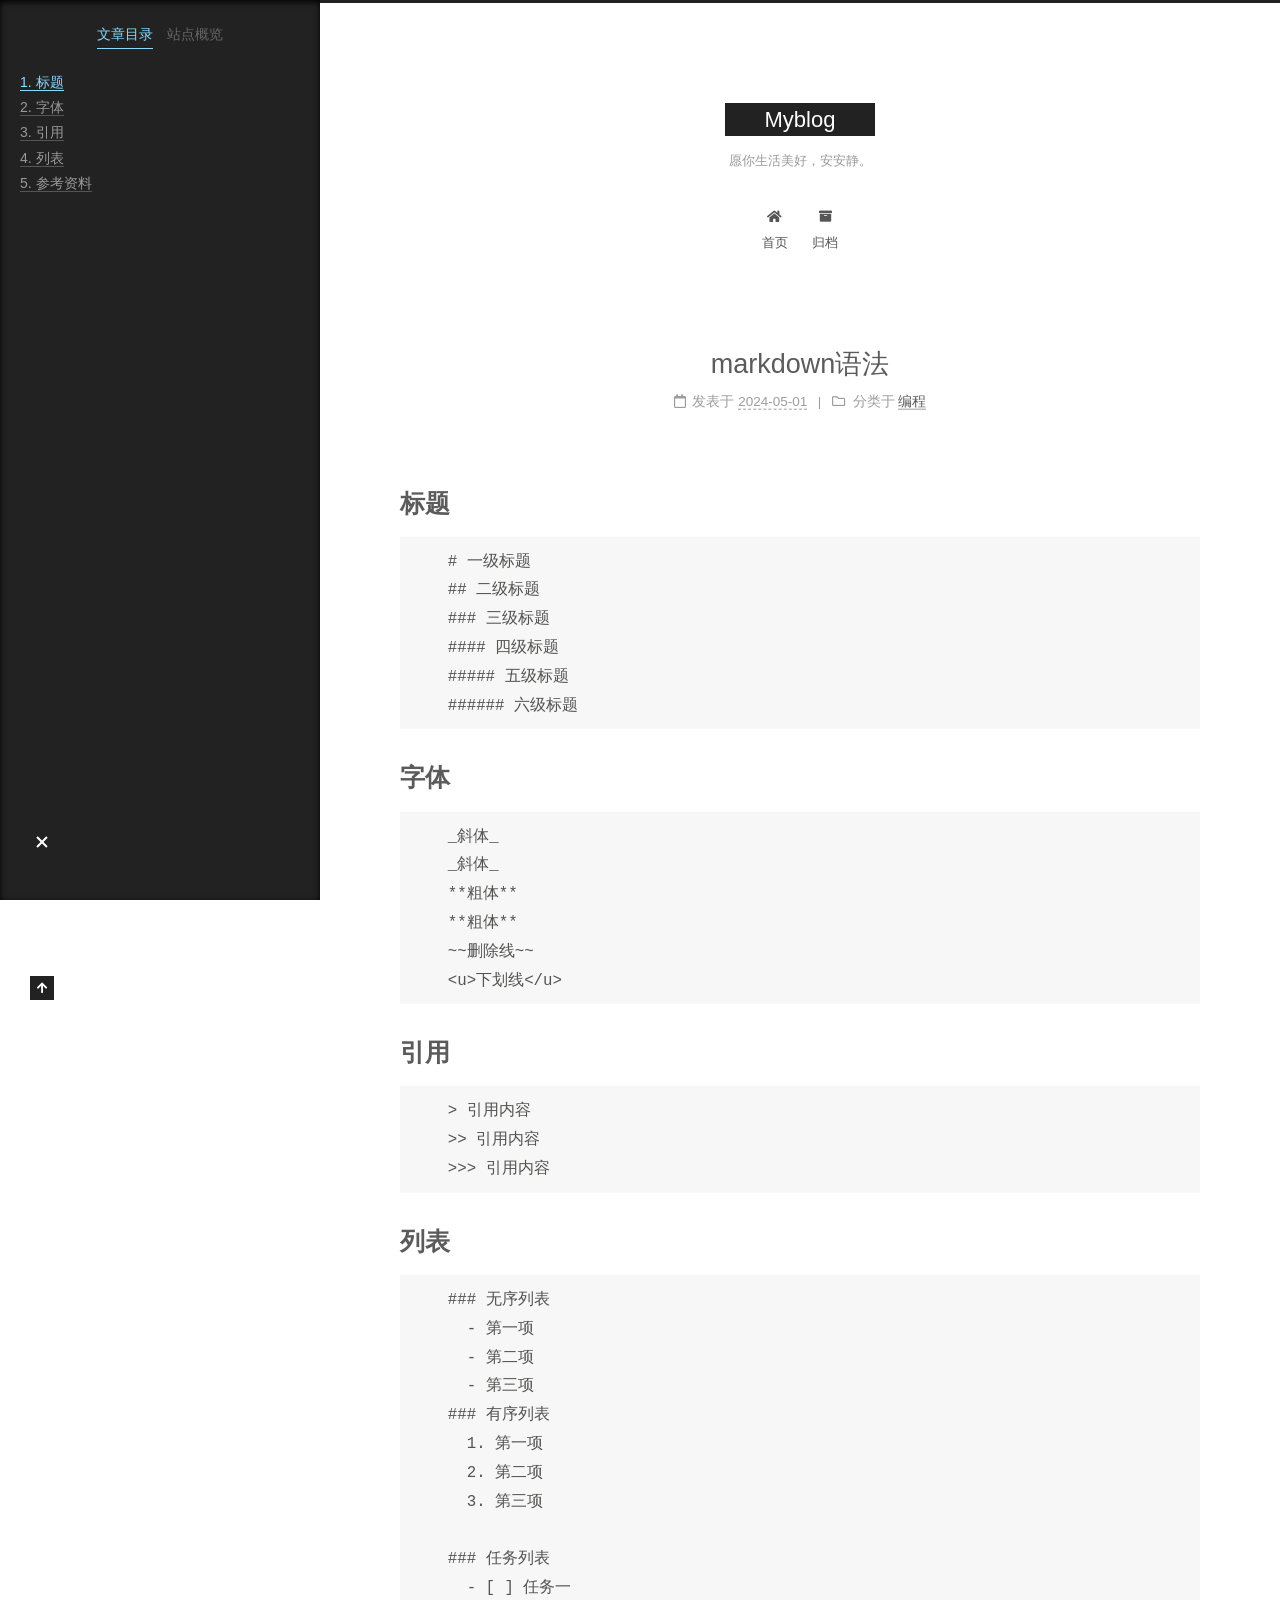
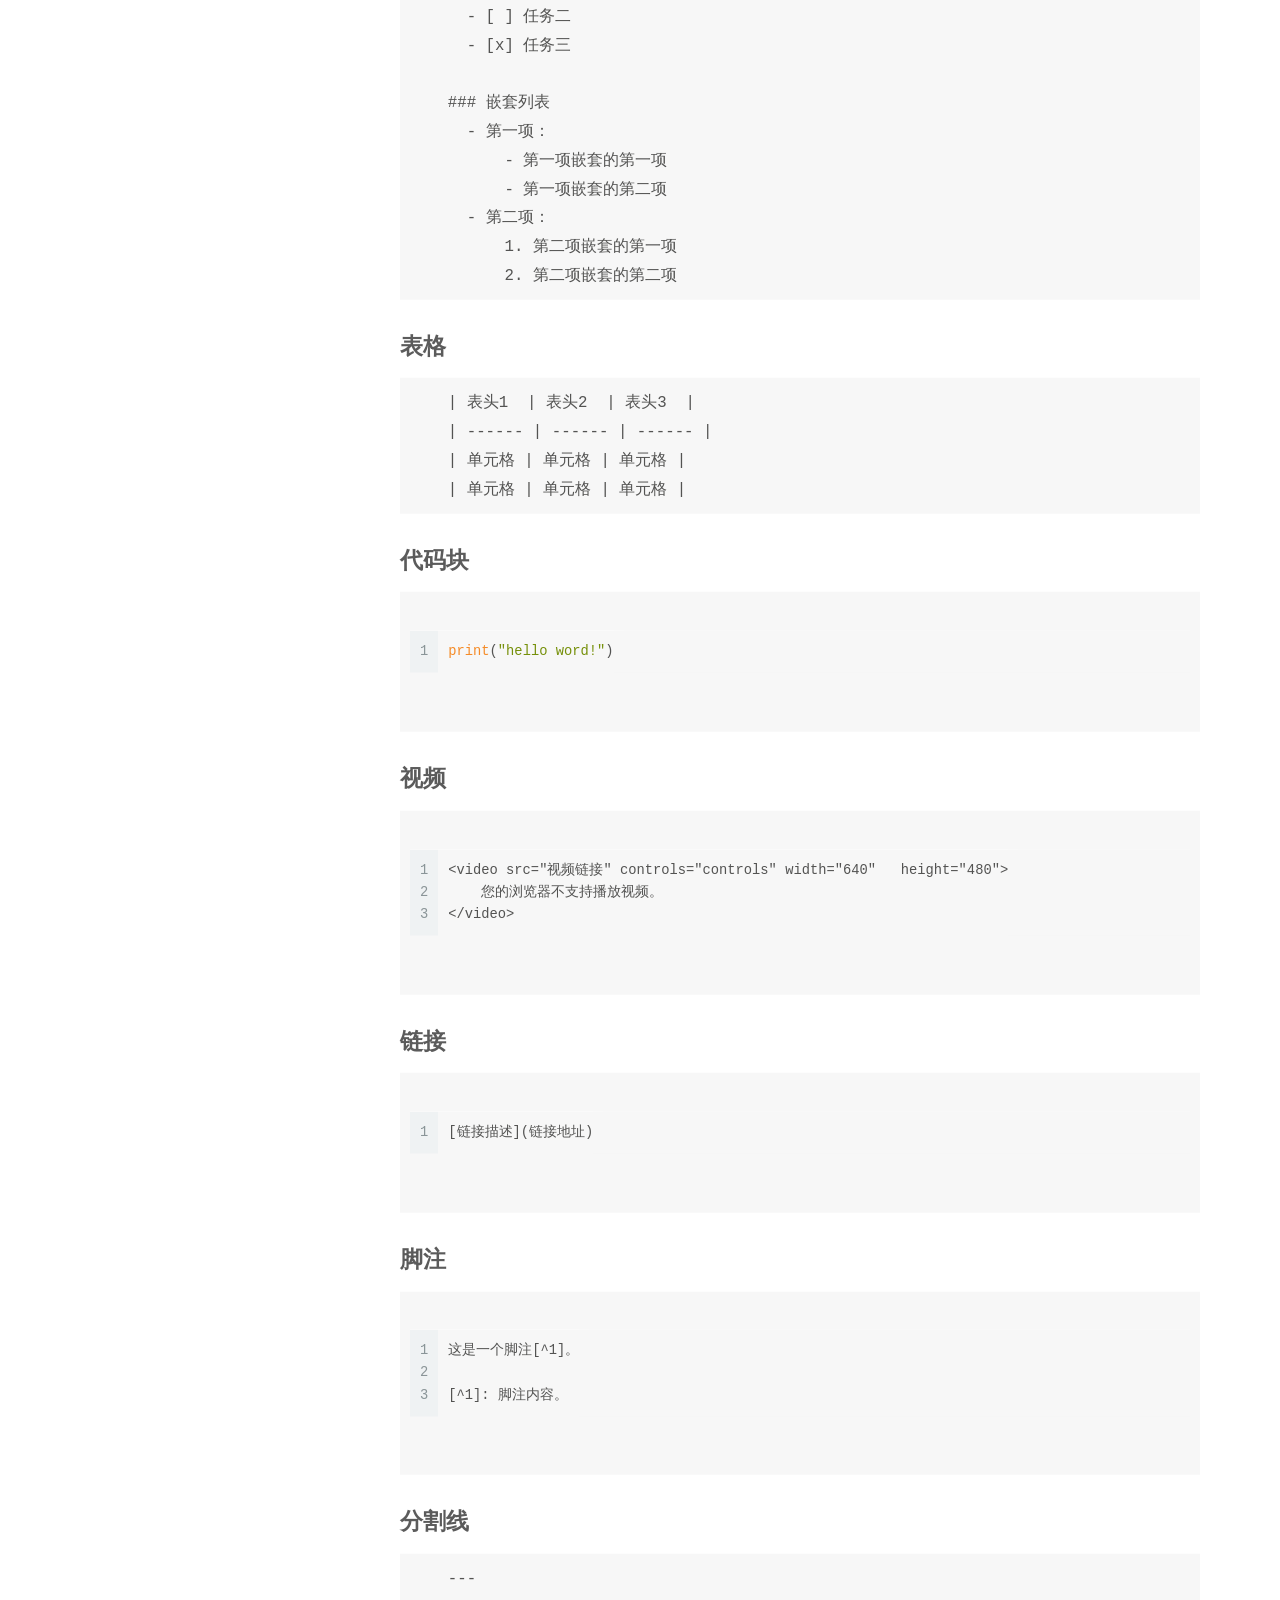
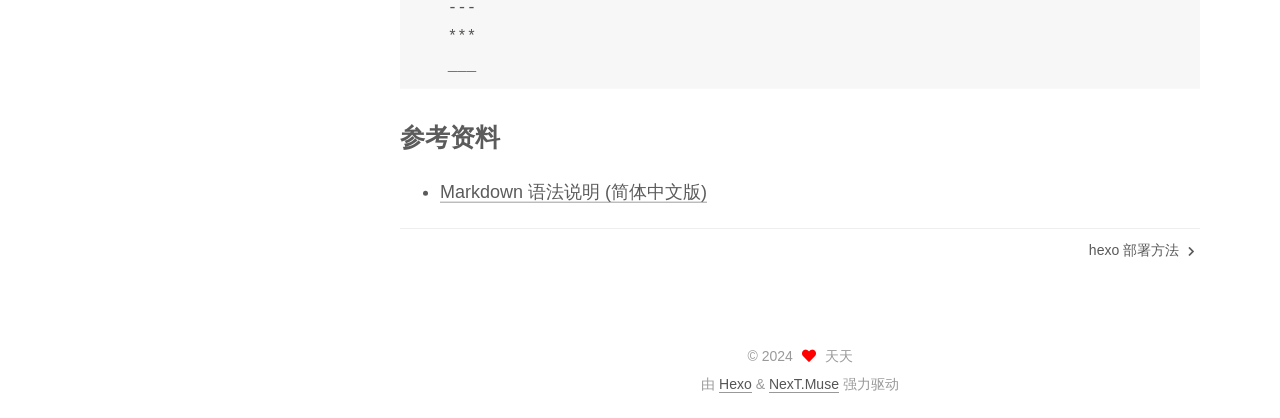
<file: 2024/05/01/markdown语法/index.html>
<!DOCTYPE html>
<html lang="zh-CN">
<head>
  <meta charset="UTF-8">
<meta name="viewport" content="width=device-width, initial-scale=1, maximum-scale=2">
<meta name="theme-color" content="#222">
<meta name="generator" content="Hexo 7.2.0">
  <link rel="apple-touch-icon" sizes="180x180" href="/images/apple-touch-icon-next.png">
  <link rel="icon" type="image/png" sizes="32x32" href="/images/favicon-32x32-next.png">
  <link rel="icon" type="image/png" sizes="16x16" href="/images/favicon-16x16-next.png">
  <link rel="mask-icon" href="/images/logo.svg" color="#222">

<link rel="stylesheet" href="/css/main.css">


<link rel="stylesheet" href="/lib/font-awesome/css/all.min.css">

<script id="hexo-configurations">
    var NexT = window.NexT || {};
    var CONFIG = {"hostname":"example.com","root":"/","scheme":"Muse","version":"7.8.0","exturl":false,"sidebar":{"position":"left","display":"post","padding":18,"offset":12,"onmobile":false},"copycode":{"enable":false,"show_result":false,"style":null},"back2top":{"enable":true,"sidebar":false,"scrollpercent":false},"bookmark":{"enable":false,"color":"#222","save":"auto"},"fancybox":false,"mediumzoom":false,"lazyload":false,"pangu":false,"comments":{"style":"tabs","active":null,"storage":true,"lazyload":false,"nav":null},"algolia":{"hits":{"per_page":10},"labels":{"input_placeholder":"Search for Posts","hits_empty":"We didn't find any results for the search: ${query}","hits_stats":"${hits} results found in ${time} ms"}},"localsearch":{"enable":false,"trigger":"auto","top_n_per_article":1,"unescape":false,"preload":false},"motion":{"enable":true,"async":false,"transition":{"post_block":"fadeIn","post_header":"slideDownIn","post_body":"slideDownIn","coll_header":"slideLeftIn","sidebar":"slideUpIn"}}};
  </script>

  <meta name="description" content="标题    # 一级标题     ## 二级标题     ### 三级标题     #### 四级标题     ##### 五级标题     ###### 六级标题  字体    _斜体_     _斜体_     **粗体**     **粗体**     ~~删除线~~     &lt;u&gt;下划线&lt;&#x2F;u&gt;  引用    &gt; 引用内容     &gt;&gt; 引用内容">
<meta property="og:type" content="article">
<meta property="og:title" content="markdown语法">
<meta property="og:url" content="http://example.com/2024/05/01/markdown%E8%AF%AD%E6%B3%95/index.html">
<meta property="og:site_name" content="Myblog">
<meta property="og:description" content="标题    # 一级标题     ## 二级标题     ### 三级标题     #### 四级标题     ##### 五级标题     ###### 六级标题  字体    _斜体_     _斜体_     **粗体**     **粗体**     ~~删除线~~     &lt;u&gt;下划线&lt;&#x2F;u&gt;  引用    &gt; 引用内容     &gt;&gt; 引用内容">
<meta property="og:locale" content="zh_CN">
<meta property="article:published_time" content="2024-04-30T21:00:00.000Z">
<meta property="article:modified_time" content="2024-05-01T11:02:41.872Z">
<meta property="article:author" content="天天">
<meta property="article:tag" content="博客">
<meta name="twitter:card" content="summary">

<link rel="canonical" href="http://example.com/2024/05/01/markdown%E8%AF%AD%E6%B3%95/">


<script id="page-configurations">
  // https://hexo.io/docs/variables.html
  CONFIG.page = {
    sidebar: "",
    isHome : false,
    isPost : true,
    lang   : 'zh-CN'
  };
</script>

  <title>markdown语法 | Myblog</title>
  






  <noscript>
  <style>
  .use-motion .brand,
  .use-motion .menu-item,
  .sidebar-inner,
  .use-motion .post-block,
  .use-motion .pagination,
  .use-motion .comments,
  .use-motion .post-header,
  .use-motion .post-body,
  .use-motion .collection-header { opacity: initial; }

  .use-motion .site-title,
  .use-motion .site-subtitle {
    opacity: initial;
    top: initial;
  }

  .use-motion .logo-line-before i { left: initial; }
  .use-motion .logo-line-after i { right: initial; }
  </style>
</noscript>

</head>

<body itemscope itemtype="http://schema.org/WebPage">
  <div class="container use-motion">
    <div class="headband"></div>

    <header class="header" itemscope itemtype="http://schema.org/WPHeader">
      <div class="header-inner"><div class="site-brand-container">
  <div class="site-nav-toggle">
    <div class="toggle" aria-label="切换导航栏">
      <span class="toggle-line toggle-line-first"></span>
      <span class="toggle-line toggle-line-middle"></span>
      <span class="toggle-line toggle-line-last"></span>
    </div>
  </div>

  <div class="site-meta">

    <a href="/" class="brand" rel="start">
      <span class="logo-line-before"><i></i></span>
      <h1 class="site-title">Myblog</h1>
      <span class="logo-line-after"><i></i></span>
    </a>
      <p class="site-subtitle" itemprop="description">愿你生活美好，安安静。</p>
  </div>

  <div class="site-nav-right">
    <div class="toggle popup-trigger">
    </div>
  </div>
</div>




<nav class="site-nav">
  <ul id="menu" class="main-menu menu">
        <li class="menu-item menu-item-home">

    <a href="/" rel="section"><i class="fa fa-home fa-fw"></i>首页</a>

  </li>
        <li class="menu-item menu-item-archives">

    <a href="/archives/" rel="section"><i class="fa fa-archive fa-fw"></i>归档</a>

  </li>
  </ul>
</nav>




</div>
    </header>

    
  <div class="back-to-top">
    <i class="fa fa-arrow-up"></i>
    <span>0%</span>
  </div>


    <main class="main">
      <div class="main-inner">
        <div class="content-wrap">
          

          <div class="content post posts-expand">
            

    
  
  
  <article itemscope itemtype="http://schema.org/Article" class="post-block" lang="zh-CN">
    <link itemprop="mainEntityOfPage" href="http://example.com/2024/05/01/markdown%E8%AF%AD%E6%B3%95/">

    <span hidden itemprop="author" itemscope itemtype="http://schema.org/Person">
      <meta itemprop="image" content="/images/avatar.gif">
      <meta itemprop="name" content="天天">
      <meta itemprop="description" content="博客">
    </span>

    <span hidden itemprop="publisher" itemscope itemtype="http://schema.org/Organization">
      <meta itemprop="name" content="Myblog">
    </span>
      <header class="post-header">
        <h1 class="post-title" itemprop="name headline">
          markdown语法
        </h1>

        <div class="post-meta">
            <span class="post-meta-item">
              <span class="post-meta-item-icon">
                <i class="far fa-calendar"></i>
              </span>
              <span class="post-meta-item-text">发表于</span>
              

              <time title="创建时间：2024-05-01 05:00:00 / 修改时间：19:02:41" itemprop="dateCreated datePublished" datetime="2024-05-01T05:00:00+08:00">2024-05-01</time>
            </span>
            <span class="post-meta-item">
              <span class="post-meta-item-icon">
                <i class="far fa-folder"></i>
              </span>
              <span class="post-meta-item-text">分类于</span>
                <span itemprop="about" itemscope itemtype="http://schema.org/Thing">
                  <a href="/categories/%E7%BC%96%E7%A8%8B/" itemprop="url" rel="index"><span itemprop="name">编程</span></a>
                </span>
            </span>

          

        </div>
      </header>

    
    
    
    <div class="post-body" itemprop="articleBody">

      
        <h2 id="标题"><a href="#标题" class="headerlink" title="标题"></a>标题</h2><pre><code>    # 一级标题
    ## 二级标题
    ### 三级标题
    #### 四级标题
    ##### 五级标题
    ###### 六级标题
</code></pre>
<h2 id="字体"><a href="#字体" class="headerlink" title="字体"></a>字体</h2><pre><code>    _斜体_
    _斜体_
    **粗体**
    **粗体**
    ~~删除线~~
    &lt;u&gt;下划线&lt;/u&gt;
</code></pre>
<h2 id="引用"><a href="#引用" class="headerlink" title="引用"></a>引用</h2><pre><code>    &gt; 引用内容
    &gt;&gt; 引用内容
    &gt;&gt;&gt; 引用内容
</code></pre>
<h2 id="列表"><a href="#列表" class="headerlink" title="列表"></a>列表</h2><pre><code>    ### 无序列表
      - 第一项
      - 第二项
      - 第三项
    ### 有序列表
      1. 第一项
      2. 第二项
      3. 第三项

    ### 任务列表
      - [ ] 任务一
      - [ ] 任务二
      - [x] 任务三

    ### 嵌套列表
      - 第一项：
          - 第一项嵌套的第一项
          - 第一项嵌套的第二项
      - 第二项：
          1. 第二项嵌套的第一项
          2. 第二项嵌套的第二项
</code></pre>
<h3 id="表格"><a href="#表格" class="headerlink" title="表格"></a>表格</h3><pre><code>    | 表头1  | 表头2  | 表头3  |
    | ------ | ------ | ------ |
    | 单元格 | 单元格 | 单元格 |
    | 单元格 | 单元格 | 单元格 |
</code></pre>
<h3 id="代码块"><a href="#代码块" class="headerlink" title="代码块"></a>代码块</h3><pre><code>    <figure class="highlight python"><table><tr><td class="gutter"><pre><span class="line">1</span><br></pre></td><td class="code"><pre><span class="line"><span class="built_in">print</span>(<span class="string">&quot;hello word!&quot;</span>)</span><br></pre></td></tr></table></figure>
</code></pre>
<h3 id="视频"><a href="#视频" class="headerlink" title="视频"></a>视频</h3><pre><code>    <figure class="highlight plaintext"><table><tr><td class="gutter"><pre><span class="line">1</span><br><span class="line">2</span><br><span class="line">3</span><br></pre></td><td class="code"><pre><span class="line">&lt;video src=&quot;视频链接&quot; controls=&quot;controls&quot; width=&quot;640&quot;   height=&quot;480&quot;&gt;</span><br><span class="line">    您的浏览器不支持播放视频。</span><br><span class="line">&lt;/video&gt;</span><br></pre></td></tr></table></figure>
</code></pre>
<h3 id="链接"><a href="#链接" class="headerlink" title="链接"></a>链接</h3><pre><code>    <figure class="highlight plaintext"><table><tr><td class="gutter"><pre><span class="line">1</span><br></pre></td><td class="code"><pre><span class="line">[链接描述](链接地址)</span><br></pre></td></tr></table></figure>
</code></pre>
<h3 id="脚注"><a href="#脚注" class="headerlink" title="脚注"></a>脚注</h3><pre><code>    <figure class="highlight plaintext"><table><tr><td class="gutter"><pre><span class="line">1</span><br><span class="line">2</span><br><span class="line">3</span><br></pre></td><td class="code"><pre><span class="line">这是一个脚注[^1]。</span><br><span class="line"></span><br><span class="line">[^1]: 脚注内容。</span><br></pre></td></tr></table></figure>
</code></pre>
<h3 id="分割线"><a href="#分割线" class="headerlink" title="分割线"></a>分割线</h3><pre><code>    ---
    ---
    ***
    ___
</code></pre>
<h2 id="参考资料"><a href="#参考资料" class="headerlink" title="参考资料"></a>参考资料</h2><ul>
<li><a target="_blank" rel="noopener" href="https://www.appinn.com/markdown/">Markdown 语法说明 (简体中文版)</a></li>
</ul>

    </div>

    
    
    

      <footer class="post-footer">

        


        
    <div class="post-nav">
      <div class="post-nav-item"></div>
      <div class="post-nav-item">
    <a href="/2024/05/01/github-%E9%83%A8%E7%BD%B2hexo/" rel="next" title="hexo 部署方法">
      hexo 部署方法 <i class="fa fa-chevron-right"></i>
    </a></div>
    </div>
      </footer>
    
  </article>
  
  
  



          </div>
          

<script>
  window.addEventListener('tabs:register', () => {
    let { activeClass } = CONFIG.comments;
    if (CONFIG.comments.storage) {
      activeClass = localStorage.getItem('comments_active') || activeClass;
    }
    if (activeClass) {
      let activeTab = document.querySelector(`a[href="#comment-${activeClass}"]`);
      if (activeTab) {
        activeTab.click();
      }
    }
  });
  if (CONFIG.comments.storage) {
    window.addEventListener('tabs:click', event => {
      if (!event.target.matches('.tabs-comment .tab-content .tab-pane')) return;
      let commentClass = event.target.classList[1];
      localStorage.setItem('comments_active', commentClass);
    });
  }
</script>

        </div>
          
  
  <div class="toggle sidebar-toggle">
    <span class="toggle-line toggle-line-first"></span>
    <span class="toggle-line toggle-line-middle"></span>
    <span class="toggle-line toggle-line-last"></span>
  </div>

  <aside class="sidebar">
    <div class="sidebar-inner">

      <ul class="sidebar-nav motion-element">
        <li class="sidebar-nav-toc">
          文章目录
        </li>
        <li class="sidebar-nav-overview">
          站点概览
        </li>
      </ul>

      <!--noindex-->
      <div class="post-toc-wrap sidebar-panel">
          <div class="post-toc motion-element"><ol class="nav"><li class="nav-item nav-level-2"><a class="nav-link" href="#%E6%A0%87%E9%A2%98"><span class="nav-number">1.</span> <span class="nav-text">标题</span></a></li><li class="nav-item nav-level-2"><a class="nav-link" href="#%E5%AD%97%E4%BD%93"><span class="nav-number">2.</span> <span class="nav-text">字体</span></a></li><li class="nav-item nav-level-2"><a class="nav-link" href="#%E5%BC%95%E7%94%A8"><span class="nav-number">3.</span> <span class="nav-text">引用</span></a></li><li class="nav-item nav-level-2"><a class="nav-link" href="#%E5%88%97%E8%A1%A8"><span class="nav-number">4.</span> <span class="nav-text">列表</span></a><ol class="nav-child"><li class="nav-item nav-level-3"><a class="nav-link" href="#%E8%A1%A8%E6%A0%BC"><span class="nav-number">4.1.</span> <span class="nav-text">表格</span></a></li><li class="nav-item nav-level-3"><a class="nav-link" href="#%E4%BB%A3%E7%A0%81%E5%9D%97"><span class="nav-number">4.2.</span> <span class="nav-text">代码块</span></a></li><li class="nav-item nav-level-3"><a class="nav-link" href="#%E8%A7%86%E9%A2%91"><span class="nav-number">4.3.</span> <span class="nav-text">视频</span></a></li><li class="nav-item nav-level-3"><a class="nav-link" href="#%E9%93%BE%E6%8E%A5"><span class="nav-number">4.4.</span> <span class="nav-text">链接</span></a></li><li class="nav-item nav-level-3"><a class="nav-link" href="#%E8%84%9A%E6%B3%A8"><span class="nav-number">4.5.</span> <span class="nav-text">脚注</span></a></li><li class="nav-item nav-level-3"><a class="nav-link" href="#%E5%88%86%E5%89%B2%E7%BA%BF"><span class="nav-number">4.6.</span> <span class="nav-text">分割线</span></a></li></ol></li><li class="nav-item nav-level-2"><a class="nav-link" href="#%E5%8F%82%E8%80%83%E8%B5%84%E6%96%99"><span class="nav-number">5.</span> <span class="nav-text">参考资料</span></a></li></ol></div>
      </div>
      <!--/noindex-->

      <div class="site-overview-wrap sidebar-panel">
        <div class="site-author motion-element" itemprop="author" itemscope itemtype="http://schema.org/Person">
  <p class="site-author-name" itemprop="name">天天</p>
  <div class="site-description" itemprop="description">博客</div>
</div>
<div class="site-state-wrap motion-element">
  <nav class="site-state">
      <div class="site-state-item site-state-posts">
          <a href="/archives/">
        
          <span class="site-state-item-count">2</span>
          <span class="site-state-item-name">日志</span>
        </a>
      </div>
      <div class="site-state-item site-state-categories">
        <span class="site-state-item-count">1</span>
        <span class="site-state-item-name">分类</span>
      </div>
  </nav>
</div>



      </div>

    </div>
  </aside>
  <div id="sidebar-dimmer"></div>


      </div>
    </main>

    <footer class="footer">
      <div class="footer-inner">
        

        

<div class="copyright">
  
  &copy; 
  <span itemprop="copyrightYear">2024</span>
  <span class="with-love">
    <i class="fa fa-heart"></i>
  </span>
  <span class="author" itemprop="copyrightHolder">天天</span>
</div>
  <div class="powered-by">由 <a href="https://hexo.io/" class="theme-link" rel="noopener" target="_blank">Hexo</a> & <a href="https://muse.theme-next.org/" class="theme-link" rel="noopener" target="_blank">NexT.Muse</a> 强力驱动
  </div>

        








      </div>
    </footer>
  </div>

  
  <script src="/lib/anime.min.js"></script>
  <script src="/lib/velocity/velocity.min.js"></script>
  <script src="/lib/velocity/velocity.ui.min.js"></script>

<script src="/js/utils.js"></script>

<script src="/js/motion.js"></script>


<script src="/js/schemes/muse.js"></script>


<script src="/js/next-boot.js"></script>




  















  

  

</body>
</html>
</file>
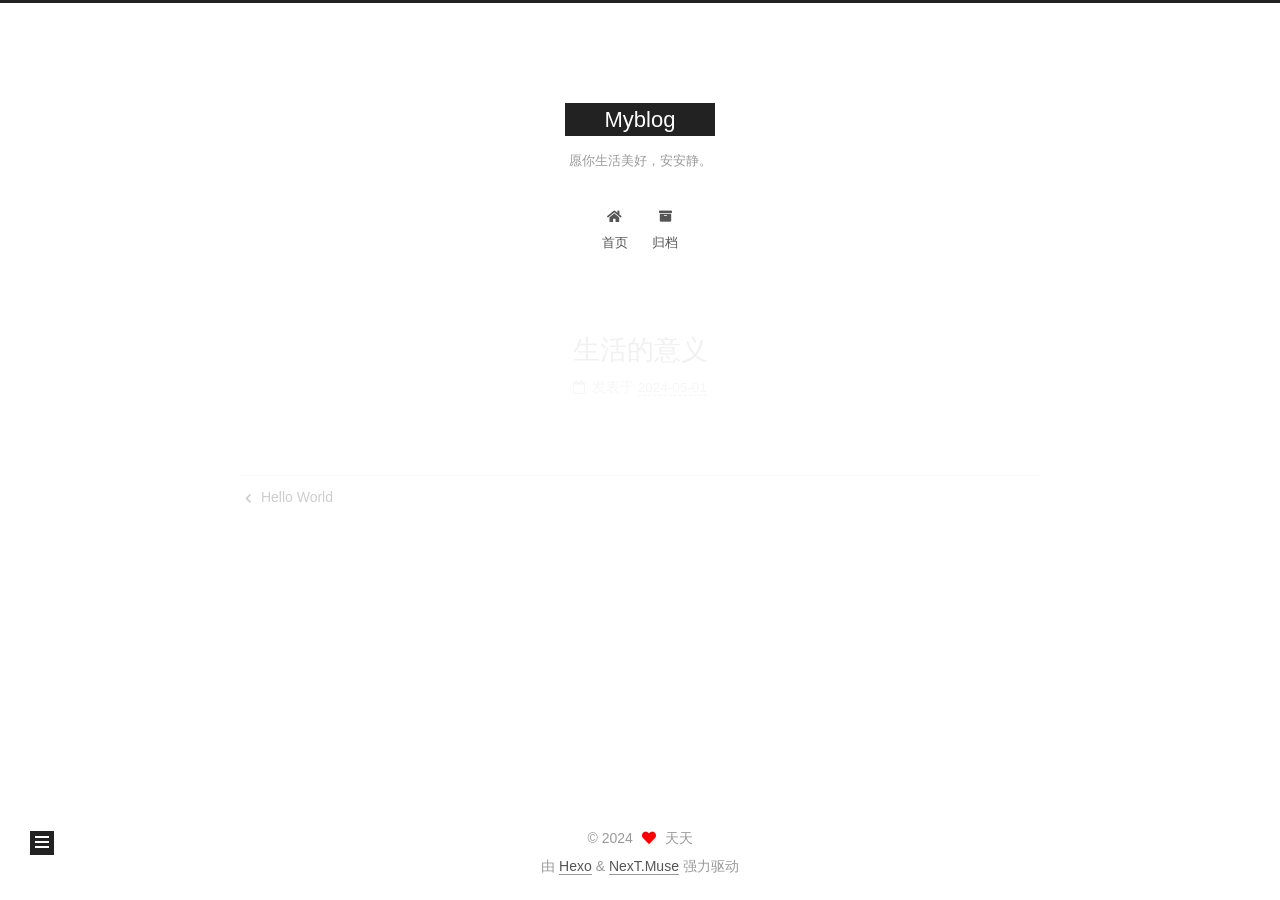
<file: 2024/05/01/生活的意义/index.html>
<!DOCTYPE html>
<html lang="zh-CN">
<head>
  <meta charset="UTF-8">
<meta name="viewport" content="width=device-width, initial-scale=1, maximum-scale=2">
<meta name="theme-color" content="#222">
<meta name="generator" content="Hexo 7.2.0">
  <link rel="apple-touch-icon" sizes="180x180" href="/images/apple-touch-icon-next.png">
  <link rel="icon" type="image/png" sizes="32x32" href="/images/favicon-32x32-next.png">
  <link rel="icon" type="image/png" sizes="16x16" href="/images/favicon-16x16-next.png">
  <link rel="mask-icon" href="/images/logo.svg" color="#222">

<link rel="stylesheet" href="/css/main.css">


<link rel="stylesheet" href="/lib/font-awesome/css/all.min.css">

<script id="hexo-configurations">
    var NexT = window.NexT || {};
    var CONFIG = {"hostname":"example.com","root":"/","scheme":"Muse","version":"7.8.0","exturl":false,"sidebar":{"position":"left","display":"post","padding":18,"offset":12,"onmobile":false},"copycode":{"enable":false,"show_result":false,"style":null},"back2top":{"enable":true,"sidebar":false,"scrollpercent":false},"bookmark":{"enable":false,"color":"#222","save":"auto"},"fancybox":false,"mediumzoom":false,"lazyload":false,"pangu":false,"comments":{"style":"tabs","active":null,"storage":true,"lazyload":false,"nav":null},"algolia":{"hits":{"per_page":10},"labels":{"input_placeholder":"Search for Posts","hits_empty":"We didn't find any results for the search: ${query}","hits_stats":"${hits} results found in ${time} ms"}},"localsearch":{"enable":false,"trigger":"auto","top_n_per_article":1,"unescape":false,"preload":false},"motion":{"enable":true,"async":false,"transition":{"post_block":"fadeIn","post_header":"slideDownIn","post_body":"slideDownIn","coll_header":"slideLeftIn","sidebar":"slideUpIn"}}};
  </script>

  <meta name="description" content="博客">
<meta property="og:type" content="article">
<meta property="og:title" content="生活的意义">
<meta property="og:url" content="http://example.com/2024/05/01/%E7%94%9F%E6%B4%BB%E7%9A%84%E6%84%8F%E4%B9%89/index.html">
<meta property="og:site_name" content="Myblog">
<meta property="og:description" content="博客">
<meta property="og:locale" content="zh_CN">
<meta property="article:published_time" content="2024-05-01T08:41:02.000Z">
<meta property="article:modified_time" content="2024-05-01T08:41:02.067Z">
<meta property="article:author" content="天天">
<meta property="article:tag" content="博客">
<meta name="twitter:card" content="summary">

<link rel="canonical" href="http://example.com/2024/05/01/%E7%94%9F%E6%B4%BB%E7%9A%84%E6%84%8F%E4%B9%89/">


<script id="page-configurations">
  // https://hexo.io/docs/variables.html
  CONFIG.page = {
    sidebar: "",
    isHome : false,
    isPost : true,
    lang   : 'zh-CN'
  };
</script>

  <title>生活的意义 | Myblog</title>
  






  <noscript>
  <style>
  .use-motion .brand,
  .use-motion .menu-item,
  .sidebar-inner,
  .use-motion .post-block,
  .use-motion .pagination,
  .use-motion .comments,
  .use-motion .post-header,
  .use-motion .post-body,
  .use-motion .collection-header { opacity: initial; }

  .use-motion .site-title,
  .use-motion .site-subtitle {
    opacity: initial;
    top: initial;
  }

  .use-motion .logo-line-before i { left: initial; }
  .use-motion .logo-line-after i { right: initial; }
  </style>
</noscript>

</head>

<body itemscope itemtype="http://schema.org/WebPage">
  <div class="container use-motion">
    <div class="headband"></div>

    <header class="header" itemscope itemtype="http://schema.org/WPHeader">
      <div class="header-inner"><div class="site-brand-container">
  <div class="site-nav-toggle">
    <div class="toggle" aria-label="切换导航栏">
      <span class="toggle-line toggle-line-first"></span>
      <span class="toggle-line toggle-line-middle"></span>
      <span class="toggle-line toggle-line-last"></span>
    </div>
  </div>

  <div class="site-meta">

    <a href="/" class="brand" rel="start">
      <span class="logo-line-before"><i></i></span>
      <h1 class="site-title">Myblog</h1>
      <span class="logo-line-after"><i></i></span>
    </a>
      <p class="site-subtitle" itemprop="description">愿你生活美好，安安静。</p>
  </div>

  <div class="site-nav-right">
    <div class="toggle popup-trigger">
    </div>
  </div>
</div>




<nav class="site-nav">
  <ul id="menu" class="main-menu menu">
        <li class="menu-item menu-item-home">

    <a href="/" rel="section"><i class="fa fa-home fa-fw"></i>首页</a>

  </li>
        <li class="menu-item menu-item-archives">

    <a href="/archives/" rel="section"><i class="fa fa-archive fa-fw"></i>归档</a>

  </li>
  </ul>
</nav>




</div>
    </header>

    
  <div class="back-to-top">
    <i class="fa fa-arrow-up"></i>
    <span>0%</span>
  </div>


    <main class="main">
      <div class="main-inner">
        <div class="content-wrap">
          

          <div class="content post posts-expand">
            

    
  
  
  <article itemscope itemtype="http://schema.org/Article" class="post-block" lang="zh-CN">
    <link itemprop="mainEntityOfPage" href="http://example.com/2024/05/01/%E7%94%9F%E6%B4%BB%E7%9A%84%E6%84%8F%E4%B9%89/">

    <span hidden itemprop="author" itemscope itemtype="http://schema.org/Person">
      <meta itemprop="image" content="/images/avatar.gif">
      <meta itemprop="name" content="天天">
      <meta itemprop="description" content="博客">
    </span>

    <span hidden itemprop="publisher" itemscope itemtype="http://schema.org/Organization">
      <meta itemprop="name" content="Myblog">
    </span>
      <header class="post-header">
        <h1 class="post-title" itemprop="name headline">
          生活的意义
        </h1>

        <div class="post-meta">
            <span class="post-meta-item">
              <span class="post-meta-item-icon">
                <i class="far fa-calendar"></i>
              </span>
              <span class="post-meta-item-text">发表于</span>

              <time title="创建时间：2024-05-01 16:41:02" itemprop="dateCreated datePublished" datetime="2024-05-01T16:41:02+08:00">2024-05-01</time>
            </span>

          

        </div>
      </header>

    
    
    
    <div class="post-body" itemprop="articleBody">

      
        
    </div>

    
    
    

      <footer class="post-footer">

        


        
    <div class="post-nav">
      <div class="post-nav-item">
    <a href="/2024/05/01/hello-world/" rel="prev" title="Hello World">
      <i class="fa fa-chevron-left"></i> Hello World
    </a></div>
      <div class="post-nav-item"></div>
    </div>
      </footer>
    
  </article>
  
  
  



          </div>
          

<script>
  window.addEventListener('tabs:register', () => {
    let { activeClass } = CONFIG.comments;
    if (CONFIG.comments.storage) {
      activeClass = localStorage.getItem('comments_active') || activeClass;
    }
    if (activeClass) {
      let activeTab = document.querySelector(`a[href="#comment-${activeClass}"]`);
      if (activeTab) {
        activeTab.click();
      }
    }
  });
  if (CONFIG.comments.storage) {
    window.addEventListener('tabs:click', event => {
      if (!event.target.matches('.tabs-comment .tab-content .tab-pane')) return;
      let commentClass = event.target.classList[1];
      localStorage.setItem('comments_active', commentClass);
    });
  }
</script>

        </div>
          
  
  <div class="toggle sidebar-toggle">
    <span class="toggle-line toggle-line-first"></span>
    <span class="toggle-line toggle-line-middle"></span>
    <span class="toggle-line toggle-line-last"></span>
  </div>

  <aside class="sidebar">
    <div class="sidebar-inner">

      <ul class="sidebar-nav motion-element">
        <li class="sidebar-nav-toc">
          文章目录
        </li>
        <li class="sidebar-nav-overview">
          站点概览
        </li>
      </ul>

      <!--noindex-->
      <div class="post-toc-wrap sidebar-panel">
      </div>
      <!--/noindex-->

      <div class="site-overview-wrap sidebar-panel">
        <div class="site-author motion-element" itemprop="author" itemscope itemtype="http://schema.org/Person">
  <p class="site-author-name" itemprop="name">天天</p>
  <div class="site-description" itemprop="description">博客</div>
</div>
<div class="site-state-wrap motion-element">
  <nav class="site-state">
      <div class="site-state-item site-state-posts">
          <a href="/archives/">
        
          <span class="site-state-item-count">2</span>
          <span class="site-state-item-name">日志</span>
        </a>
      </div>
  </nav>
</div>



      </div>

    </div>
  </aside>
  <div id="sidebar-dimmer"></div>


      </div>
    </main>

    <footer class="footer">
      <div class="footer-inner">
        

        

<div class="copyright">
  
  &copy; 
  <span itemprop="copyrightYear">2024</span>
  <span class="with-love">
    <i class="fa fa-heart"></i>
  </span>
  <span class="author" itemprop="copyrightHolder">天天</span>
</div>
  <div class="powered-by">由 <a href="https://hexo.io/" class="theme-link" rel="noopener" target="_blank">Hexo</a> & <a href="https://muse.theme-next.org/" class="theme-link" rel="noopener" target="_blank">NexT.Muse</a> 强力驱动
  </div>

        








      </div>
    </footer>
  </div>

  
  <script src="/lib/anime.min.js"></script>
  <script src="/lib/velocity/velocity.min.js"></script>
  <script src="/lib/velocity/velocity.ui.min.js"></script>

<script src="/js/utils.js"></script>

<script src="/js/motion.js"></script>


<script src="/js/schemes/muse.js"></script>


<script src="/js/next-boot.js"></script>




  















  

  

</body>
</html>
</file>
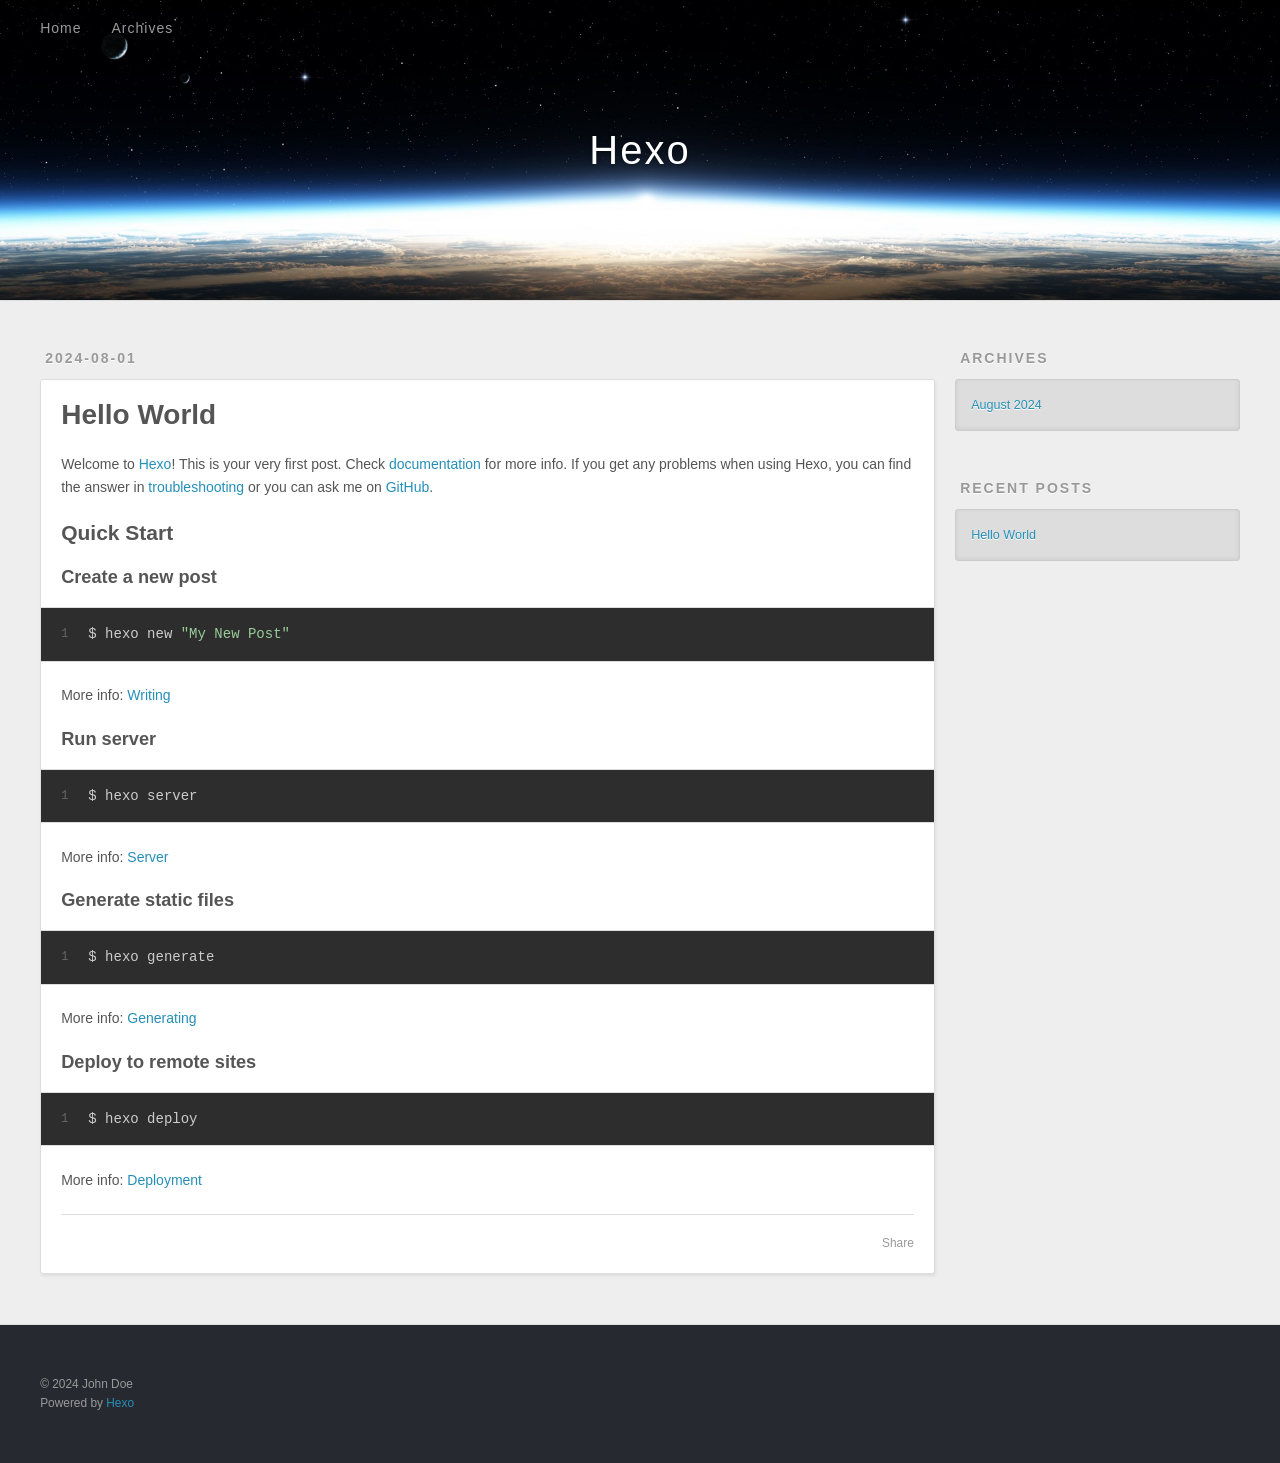
<file: 2024/08/01/hello-world/index.html>
<!DOCTYPE html>
<html>
<head>
  <meta charset="utf-8">
  
  
  <title>Hello World | Hexo</title>
  <meta name="viewport" content="width=device-width, initial-scale=1, shrink-to-fit=no">
  <meta name="description" content="Welcome to Hexo! This is your very first post. Check documentation for more info. If you get any problems when using Hexo, you can find the answer in troubleshooting or you can ask me on GitHub. Quick">
<meta property="og:type" content="article">
<meta property="og:title" content="Hello World">
<meta property="og:url" content="http://example.com/2024/08/01/hello-world/index.html">
<meta property="og:site_name" content="Hexo">
<meta property="og:description" content="Welcome to Hexo! This is your very first post. Check documentation for more info. If you get any problems when using Hexo, you can find the answer in troubleshooting or you can ask me on GitHub. Quick">
<meta property="og:locale" content="en_US">
<meta property="article:published_time" content="2024-08-01T08:28:10.724Z">
<meta property="article:modified_time" content="2024-08-01T08:28:10.724Z">
<meta property="article:author" content="John Doe">
<meta name="twitter:card" content="summary">
  
    <link rel="alternate" href="/atom.xml" title="Hexo" type="application/atom+xml">
  
  
    <link rel="shortcut icon" href="/favicon.png">
  
  
  
<link rel="stylesheet" href="/css/style.css">

  
    
<link rel="stylesheet" href="/fancybox/jquery.fancybox.min.css">

  
  
<meta name="generator" content="Hexo 7.3.0"></head>

<body>
  <div id="container">
    <div id="wrap">
      <header id="header">
  <div id="banner"></div>
  <div id="header-outer" class="outer">
    <div id="header-title" class="inner">
      <h1 id="logo-wrap">
        <a href="/" id="logo">Hexo</a>
      </h1>
      
    </div>
    <div id="header-inner" class="inner">
      <nav id="main-nav">
        <a id="main-nav-toggle" class="nav-icon"><span class="fa fa-bars"></span></a>
        
          <a class="main-nav-link" href="/">Home</a>
        
          <a class="main-nav-link" href="/archives">Archives</a>
        
      </nav>
      <nav id="sub-nav">
        
        
          <a class="nav-icon" href="/atom.xml" title="RSS Feed"><span class="fa fa-rss"></span></a>
        
        <a class="nav-icon nav-search-btn" title="Search"><span class="fa fa-search"></span></a>
      </nav>
      <div id="search-form-wrap">
        <form action="//google.com/search" method="get" accept-charset="UTF-8" class="search-form"><input type="search" name="q" class="search-form-input" placeholder="Search"><button type="submit" class="search-form-submit">&#xF002;</button><input type="hidden" name="sitesearch" value="http://example.com"></form>
      </div>
    </div>
  </div>
</header>

      <div class="outer">
        <section id="main"><article id="post-hello-world" class="h-entry article article-type-post" itemprop="blogPost" itemscope itemtype="https://schema.org/BlogPosting">
  <div class="article-meta">
    <a href="/2024/08/01/hello-world/" class="article-date">
  <time class="dt-published" datetime="2024-08-01T08:28:10.724Z" itemprop="datePublished">2024-08-01</time>
</a>
    
  </div>
  <div class="article-inner">
    
    
      <header class="article-header">
        
  
    <h1 class="p-name article-title" itemprop="headline name">
      Hello World
    </h1>
  

      </header>
    
    <div class="e-content article-entry" itemprop="articleBody">
      
        <p>Welcome to <a target="_blank" rel="noopener" href="https://hexo.io/">Hexo</a>! This is your very first post. Check <a target="_blank" rel="noopener" href="https://hexo.io/docs/">documentation</a> for more info. If you get any problems when using Hexo, you can find the answer in <a target="_blank" rel="noopener" href="https://hexo.io/docs/troubleshooting.html">troubleshooting</a> or you can ask me on <a target="_blank" rel="noopener" href="https://github.com/hexojs/hexo/issues">GitHub</a>.</p>
<h2 id="Quick-Start"><a href="#Quick-Start" class="headerlink" title="Quick Start"></a>Quick Start</h2><h3 id="Create-a-new-post"><a href="#Create-a-new-post" class="headerlink" title="Create a new post"></a>Create a new post</h3><figure class="highlight bash"><table><tr><td class="gutter"><pre><span class="line">1</span><br></pre></td><td class="code"><pre><span class="line">$ hexo new <span class="string">&quot;My New Post&quot;</span></span><br></pre></td></tr></table></figure>

<p>More info: <a target="_blank" rel="noopener" href="https://hexo.io/docs/writing.html">Writing</a></p>
<h3 id="Run-server"><a href="#Run-server" class="headerlink" title="Run server"></a>Run server</h3><figure class="highlight bash"><table><tr><td class="gutter"><pre><span class="line">1</span><br></pre></td><td class="code"><pre><span class="line">$ hexo server</span><br></pre></td></tr></table></figure>

<p>More info: <a target="_blank" rel="noopener" href="https://hexo.io/docs/server.html">Server</a></p>
<h3 id="Generate-static-files"><a href="#Generate-static-files" class="headerlink" title="Generate static files"></a>Generate static files</h3><figure class="highlight bash"><table><tr><td class="gutter"><pre><span class="line">1</span><br></pre></td><td class="code"><pre><span class="line">$ hexo generate</span><br></pre></td></tr></table></figure>

<p>More info: <a target="_blank" rel="noopener" href="https://hexo.io/docs/generating.html">Generating</a></p>
<h3 id="Deploy-to-remote-sites"><a href="#Deploy-to-remote-sites" class="headerlink" title="Deploy to remote sites"></a>Deploy to remote sites</h3><figure class="highlight bash"><table><tr><td class="gutter"><pre><span class="line">1</span><br></pre></td><td class="code"><pre><span class="line">$ hexo deploy</span><br></pre></td></tr></table></figure>

<p>More info: <a target="_blank" rel="noopener" href="https://hexo.io/docs/one-command-deployment.html">Deployment</a></p>

      
    </div>
    <footer class="article-footer">
      <a data-url="http://example.com/2024/08/01/hello-world/" data-id="clzb0o2630000cww41fyc78y3" data-title="Hello World" class="article-share-link"><span class="fa fa-share">Share</span></a>
      
      
      
    </footer>
  </div>
  
    
  
</article>


</section>
        
          <aside id="sidebar">
  
    

  
    

  
    
  
    
  <div class="widget-wrap">
    <h3 class="widget-title">Archives</h3>
    <div class="widget">
      <ul class="archive-list"><li class="archive-list-item"><a class="archive-list-link" href="/archives/2024/08/">August 2024</a></li></ul>
    </div>
  </div>


  
    
  <div class="widget-wrap">
    <h3 class="widget-title">Recent Posts</h3>
    <div class="widget">
      <ul>
        
          <li>
            <a href="/2024/08/01/hello-world/">Hello World</a>
          </li>
        
      </ul>
    </div>
  </div>

  
</aside>
        
      </div>
      <footer id="footer">
  
  <div class="outer">
    <div id="footer-info" class="inner">
      
      &copy; 2024 John Doe<br>
      Powered by <a href="https://hexo.io/" target="_blank">Hexo</a>
    </div>
  </div>
</footer>

    </div>
    <nav id="mobile-nav">
  
    <a href="/" class="mobile-nav-link">Home</a>
  
    <a href="/archives" class="mobile-nav-link">Archives</a>
  
</nav>
    


<script src="/js/jquery-3.6.4.min.js"></script>



  
<script src="/fancybox/jquery.fancybox.min.js"></script>




<script src="/js/script.js"></script>





  </div>
</body>
</html>
</file>
<file: css/style.css>
body {
  width: 100%;
}
body:before,
body:after {
  content: "";
  display: table;
}
body:after {
  clear: both;
}
html,
body,
div,
span,
applet,
object,
iframe,
h1,
h2,
h3,
h4,
h5,
h6,
p,
blockquote,
pre,
a,
abbr,
acronym,
address,
big,
cite,
code,
del,
dfn,
em,
img,
ins,
kbd,
q,
s,
samp,
small,
strike,
strong,
sub,
sup,
tt,
var,
dl,
dt,
dd,
ol,
ul,
li,
fieldset,
form,
label,
legend,
table,
caption,
tbody,
tfoot,
thead,
tr,
th,
td {
  margin: 0;
  padding: 0;
  border: 0;
  outline: 0;
  font-weight: inherit;
  font-style: inherit;
  font-family: inherit;
  font-size: 100%;
  vertical-align: baseline;
}
body {
  line-height: 1;
  color: #000;
  background: #fff;
}
ol,
ul {
  list-style: none;
}
table {
  border-collapse: separate;
  border-spacing: 0;
  vertical-align: middle;
}
caption,
th,
td {
  text-align: left;
  font-weight: normal;
  vertical-align: middle;
}
a img {
  border: none;
}
input,
button {
  margin: 0;
  padding: 0;
}
input::-moz-focus-inner,
button::-moz-focus-inner {
  border: 0;
  padding: 0;
}
html,
body,
#container {
  height: 100%;
}
body {
  background: #eee;
  font: 14px -apple-system, BlinkMacSystemFont, "Segoe UI", "Roboto", "Oxygen", "Ubuntu", "Cantarell", "Fira Sans", "Droid Sans", "Helvetica Neue", sans-serif;
  -webkit-text-size-adjust: 100%;
}
.outer {
  max-width: 1220px;
  margin: 0 auto;
  padding: 0 20px;
}
.outer:before,
.outer:after {
  content: "";
  display: table;
}
.outer:after {
  clear: both;
}
.inner {
  display: inline;
  float: left;
  width: 98.33333333333333%;
  margin: 0 0.833333333333333%;
}
.left,
.alignleft {
  float: left;
}
.right,
.alignright {
  float: right;
}
.clear {
  clear: both;
}
#container {
  position: relative;
}
.mobile-nav-on {
  overflow: hidden;
}
#wrap {
  height: 100%;
  width: 100%;
  position: absolute;
  top: 0;
  left: 0;
  -webkit-transition: 0.2s ease-out;
  -moz-transition: 0.2s ease-out;
  -ms-transition: 0.2s ease-out;
  transition: 0.2s ease-out;
  z-index: 1;
  background: #eee;
}
.mobile-nav-on #wrap {
  left: 280px;
}
@media screen and (min-width: 768px) {
  #main {
    display: inline;
    float: left;
    width: 73.33333333333333%;
    margin: 0 0.833333333333333%;
  }
}
.article-date,
.article-category-link,
.archive-year,
.widget-title {
  text-decoration: none;
  text-transform: uppercase;
  letter-spacing: 2px;
  color: #999;
  margin-bottom: 1em;
  margin-left: 5px;
  line-height: 1em;
  text-shadow: 0 1px #fff;
  font-weight: bold;
}
.article-inner,
.archive-article-inner {
  background: #fff;
  -webkit-box-shadow: 1px 2px 3px #ddd;
  box-shadow: 1px 2px 3px #ddd;
  border: 1px solid #ddd;
  border-radius: 3px;
}
.article-entry h1,
.widget h1 {
  font-size: 2em;
}
.article-entry h2,
.widget h2 {
  font-size: 1.5em;
}
.article-entry h3,
.widget h3 {
  font-size: 1.3em;
}
.article-entry h4,
.widget h4 {
  font-size: 1.2em;
}
.article-entry h5,
.widget h5 {
  font-size: 1em;
}
.article-entry h6,
.widget h6 {
  font-size: 1em;
  color: #999;
}
.article-entry hr,
.widget hr {
  border: 1px dashed #ddd;
}
.article-entry strong,
.widget strong {
  font-weight: bold;
}
.article-entry em,
.widget em,
.article-entry cite,
.widget cite {
  font-style: italic;
}
.article-entry sup,
.widget sup,
.article-entry sub,
.widget sub {
  font-size: 0.75em;
  line-height: 0;
  position: relative;
  vertical-align: baseline;
}
.article-entry sup,
.widget sup {
  top: -0.5em;
}
.article-entry sub,
.widget sub {
  bottom: -0.2em;
}
.article-entry small,
.widget small {
  font-size: 0.85em;
}
.article-entry acronym,
.widget acronym,
.article-entry abbr,
.widget abbr {
  border-bottom: 1px dotted;
}
.article-entry ul,
.widget ul,
.article-entry ol,
.widget ol,
.article-entry dl,
.widget dl {
  margin: 0 20px;
  line-height: 1.6em;
}
.article-entry ul ul,
.widget ul ul,
.article-entry ol ul,
.widget ol ul,
.article-entry ul ol,
.widget ul ol,
.article-entry ol ol,
.widget ol ol {
  margin-top: 0;
  margin-bottom: 0;
}
.article-entry ul,
.widget ul {
  list-style: disc;
}
.article-entry ol,
.widget ol {
  list-style: decimal;
}
.article-entry dt,
.widget dt {
  font-weight: bold;
}
#header {
  height: 300px;
  position: relative;
  border-bottom: 1px solid #ddd;
}
#header:before,
#header:after {
  content: "";
  position: absolute;
  left: 0;
  right: 0;
  height: 40px;
}
#header:before {
  top: 0;
  background: -webkit-linear-gradient(rgba(0,0,0,0.2), transparent);
  background: -moz-linear-gradient(rgba(0,0,0,0.2), transparent);
  background: -ms-linear-gradient(rgba(0,0,0,0.2), transparent);
  background: linear-gradient(rgba(0,0,0,0.2), transparent);
}
#header:after {
  bottom: 0;
  background: -webkit-linear-gradient(transparent, rgba(0,0,0,0.2));
  background: -moz-linear-gradient(transparent, rgba(0,0,0,0.2));
  background: -ms-linear-gradient(transparent, rgba(0,0,0,0.2));
  background: linear-gradient(transparent, rgba(0,0,0,0.2));
}
#header-outer {
  height: 100%;
  position: relative;
}
#header-inner {
  position: relative;
  overflow: hidden;
}
#banner {
  position: absolute;
  top: 0;
  left: 0;
  width: 100%;
  height: 100%;
  background: url("images/banner.jpg") center #000;
  background-size: cover;
  z-index: -1;
}
#header-title {
  text-align: center;
  height: 40px;
  position: absolute;
  top: 50%;
  left: 0;
  margin-top: -20px;
}
#logo,
#subtitle {
  text-decoration: none;
  color: #fff;
  font-weight: 300;
  text-shadow: 0 1px 4px rgba(0,0,0,0.3);
}
#logo {
  font-size: 40px;
  line-height: 40px;
  letter-spacing: 2px;
}
#subtitle {
  font-size: 16px;
  line-height: 16px;
  letter-spacing: 1px;
}
#subtitle-wrap {
  margin-top: 16px;
}
#main-nav {
  float: left;
  margin-left: -15px;
}
.nav-icon,
.main-nav-link {
  float: left;
  color: #fff;
  opacity: 0.6;
  text-decoration: none;
  text-shadow: 0 1px rgba(0,0,0,0.2);
  -webkit-transition: opacity 0.2s;
  -moz-transition: opacity 0.2s;
  -ms-transition: opacity 0.2s;
  transition: opacity 0.2s;
  display: block;
  padding: 20px 15px;
}
.nav-icon:hover,
.main-nav-link:hover {
  opacity: 1;
}
.nav-icon {
  text-align: center;
  font-size: 14px;
  width: 14px;
  height: 14px;
  padding: 20px 15px;
  position: relative;
  cursor: pointer;
}
.main-nav-link {
  font-weight: 300;
  letter-spacing: 1px;
}
@media screen and (max-width: 479px) {
  .main-nav-link {
    display: none;
  }
}
#main-nav-toggle {
  display: none;
}
@media screen and (max-width: 479px) {
  #main-nav-toggle {
    display: block;
  }
}
#sub-nav {
  float: right;
  margin-right: -15px;
}
#search-form-wrap {
  position: absolute;
  top: 15px;
  width: 150px;
  height: 30px;
  right: -150px;
  opacity: 0;
  -webkit-transition: 0.2s ease-out;
  -moz-transition: 0.2s ease-out;
  -ms-transition: 0.2s ease-out;
  transition: 0.2s ease-out;
}
#search-form-wrap.on {
  opacity: 1;
  right: 0;
}
@media screen and (max-width: 479px) {
  #search-form-wrap {
    width: 100%;
    right: -100%;
  }
}
.search-form {
  position: absolute;
  top: 0;
  left: 0;
  right: 0;
  background: #fff;
  padding: 5px 15px;
  border-radius: 15px;
  -webkit-box-shadow: 0 0 10px rgba(0,0,0,0.3);
  box-shadow: 0 0 10px rgba(0,0,0,0.3);
}
.search-form-input {
  border: none;
  background: none;
  color: #555;
  width: 100%;
  font: 13px -apple-system, BlinkMacSystemFont, "Segoe UI", "Roboto", "Oxygen", "Ubuntu", "Cantarell", "Fira Sans", "Droid Sans", "Helvetica Neue", sans-serif;
  outline: none;
}
.search-form-input::-webkit-search-results-decoration,
.search-form-input::-webkit-search-cancel-button {
  -webkit-appearance: none;
}
.search-form-submit {
  position: absolute;
  top: 50%;
  right: 10px;
  margin-top: -7px;
  font: 13px ForkAwesome;
  border: none;
  background: none;
  color: #bbb;
  cursor: pointer;
}
.search-form-submit:hover,
.search-form-submit:focus {
  color: #777;
}
.article {
  margin: 50px 0;
}
.article-inner {
  overflow: hidden;
}
.article-meta:before,
.article-meta:after {
  content: "";
  display: table;
}
.article-meta:after {
  clear: both;
}
.article-date {
  float: left;
}
.article-category {
  float: left;
  line-height: 1em;
  color: #ccc;
  text-shadow: 0 1px #fff;
  margin-left: 8px;
}
.article-category:before {
  content: "\2022";
}
.article-category-link {
  margin: 0 12px 1em;
}
.article-header {
  padding: 20px 20px 0;
}
.article-title {
  text-decoration: none;
  font-size: 2em;
  font-weight: bold;
  color: #555;
  line-height: 1.1em;
  -webkit-transition: color 0.2s;
  -moz-transition: color 0.2s;
  -ms-transition: color 0.2s;
  transition: color 0.2s;
}
a.article-title:hover {
  color: #258fb8;
}
.article-entry {
  color: #555;
  padding: 0 20px;
}
.article-entry:before,
.article-entry:after {
  content: "";
  display: table;
}
.article-entry:after {
  clear: both;
}
.article-entry p,
.article-entry table {
  line-height: 1.6em;
  margin: 1.6em 0;
}
.article-entry h1,
.article-entry h2,
.article-entry h3,
.article-entry h4,
.article-entry h5,
.article-entry h6 {
  font-weight: bold;
}
.article-entry h1,
.article-entry h2,
.article-entry h3,
.article-entry h4,
.article-entry h5,
.article-entry h6 {
  line-height: 1.1em;
  margin: 1.1em 0;
}
.article-entry a {
  color: #258fb8;
  text-decoration: none;
}
.article-entry a:hover {
  text-decoration: underline;
}
.article-entry ul,
.article-entry ol,
.article-entry dl {
  margin-top: 1.6em;
  margin-bottom: 1.6em;
}
.article-entry img,
.article-entry video {
  max-width: 100%;
  height: auto;
  display: block;
  margin: auto;
}
.article-entry iframe {
  border: none;
}
.article-entry table {
  width: 100%;
  border-collapse: collapse;
  border-spacing: 0;
}
.article-entry th {
  font-weight: bold;
  border-bottom: 3px solid #ddd;
  padding-bottom: 0.5em;
}
.article-entry td {
  border-bottom: 1px solid #ddd;
  padding: 10px 0;
}
.article-entry blockquote {
  font-family: Georgia, "Times New Roman", serif;
  margin: 1.6em 20px;
  text-align: center;
}
.article-entry blockquote footer {
  font-size: 14px;
  margin: 1.6em 0;
  font-family: -apple-system, BlinkMacSystemFont, "Segoe UI", "Roboto", "Oxygen", "Ubuntu", "Cantarell", "Fira Sans", "Droid Sans", "Helvetica Neue", sans-serif;
}
.article-entry blockquote footer cite:before {
  content: "—";
  padding: 0 0.5em;
}
.article-entry .pullquote {
  text-align: left;
  width: 45%;
  margin: 0;
}
.article-entry .pullquote.left {
  margin-left: 0.5em;
  margin-right: 1em;
}
.article-entry .pullquote.right {
  margin-right: 0.5em;
  margin-left: 1em;
}
.article-entry .caption {
  color: #999;
  display: block;
  font-size: 0.9em;
  margin-top: 0.5em;
  position: relative;
  text-align: center;
}
.article-entry .video-container {
  position: relative;
  padding-top: 56.25%;
  height: 0;
  overflow: hidden;
}
.article-entry .video-container iframe,
.article-entry .video-container object,
.article-entry .video-container embed {
  position: absolute;
  top: 0;
  left: 0;
  width: 100%;
  height: 100%;
  margin-top: 0;
}
.article-more-link a {
  display: inline-block;
  line-height: 1em;
  padding: 6px 15px;
  border-radius: 15px;
  background: #eee;
  color: #999;
  text-shadow: 0 1px #fff;
  text-decoration: none;
}
.article-more-link a:hover {
  background: #258fb8;
  color: #fff;
  text-decoration: none;
  text-shadow: 0 1px #1e7293;
}
.article-footer {
  font-size: 0.85em;
  line-height: 1.6em;
  border-top: 1px solid #ddd;
  padding-top: 1.6em;
  margin: 0 20px 20px;
}
.article-footer:before,
.article-footer:after {
  content: "";
  display: table;
}
.article-footer:after {
  clear: both;
}
.article-footer a {
  color: #999;
  text-decoration: none;
}
.article-footer a:hover {
  color: #555;
}
.article-tag-list-item {
  float: left;
  margin-right: 10px;
}
.article-tag-list-link:before {
  content: "#";
}
.article-comment-link {
  float: right;
}
.article-comment-link:before {
  padding-right: 8px;
}
.article-share-link {
  cursor: pointer;
  float: right;
  margin-left: 20px;
}
.article-share-link:before {
  padding-right: 6px;
}
#article-nav {
  position: relative;
}
#article-nav:before,
#article-nav:after {
  content: "";
  display: table;
}
#article-nav:after {
  clear: both;
}
@media screen and (min-width: 768px) {
  #article-nav {
    margin: 50px 0;
  }
  #article-nav:before {
    width: 8px;
    height: 8px;
    position: absolute;
    top: 50%;
    left: 50%;
    margin-top: -4px;
    margin-left: -4px;
    content: "";
    border-radius: 50%;
    background: #ddd;
    -webkit-box-shadow: 0 1px 2px #fff;
    box-shadow: 0 1px 2px #fff;
  }
}
.article-nav-link-wrap {
  text-decoration: none;
  text-shadow: 0 1px #fff;
  color: #999;
  -webkit-box-sizing: border-box;
  -moz-box-sizing: border-box;
  box-sizing: border-box;
  margin-top: 50px;
  text-align: center;
  display: block;
}
.article-nav-link-wrap:hover {
  color: #555;
}
@media screen and (min-width: 768px) {
  .article-nav-link-wrap {
    width: 50%;
    margin-top: 0;
  }
}
@media screen and (min-width: 768px) {
  #article-nav-newer {
    float: left;
    text-align: right;
    padding-right: 20px;
  }
}
@media screen and (min-width: 768px) {
  #article-nav-older {
    float: right;
    text-align: left;
    padding-left: 20px;
  }
}
.article-nav-caption {
  text-transform: uppercase;
  letter-spacing: 2px;
  color: #ddd;
  line-height: 1em;
  font-weight: bold;
}
#article-nav-newer .article-nav-caption {
  margin-right: -2px;
}
.article-nav-title {
  font-size: 0.85em;
  line-height: 1.6em;
  margin-top: 0.5em;
}
.article-share-box {
  position: absolute;
  display: none;
  background: #fff;
  -webkit-box-shadow: 1px 2px 10px rgba(0,0,0,0.2);
  box-shadow: 1px 2px 10px rgba(0,0,0,0.2);
  border-radius: 3px;
  margin-left: -145px;
  overflow: hidden;
  z-index: 1;
}
.article-share-box.on {
  display: block;
}
.article-share-input {
  width: 100%;
  background: none;
  -webkit-box-sizing: border-box;
  -moz-box-sizing: border-box;
  box-sizing: border-box;
  font: 14px -apple-system, BlinkMacSystemFont, "Segoe UI", "Roboto", "Oxygen", "Ubuntu", "Cantarell", "Fira Sans", "Droid Sans", "Helvetica Neue", sans-serif;
  padding: 0 15px;
  color: #555;
  outline: none;
  border: 1px solid #ddd;
  border-radius: 3px 3px 0 0;
  height: 36px;
  line-height: 36px;
}
.article-share-links {
  background: #eee;
}
.article-share-links:before,
.article-share-links:after {
  content: "";
  display: table;
}
.article-share-links:after {
  clear: both;
}
.article-share-twitter,
.article-share-facebook,
.article-share-pinterest,
.article-share-linkedin {
  width: 50px;
  height: 36px;
  display: block;
  float: left;
  position: relative;
  color: #999;
  text-shadow: 0 1px #fff;
}
.article-share-twitter:before,
.article-share-facebook:before,
.article-share-pinterest:before,
.article-share-linkedin:before {
  font-size: 20px;
  width: 20px;
  height: 20px;
  position: absolute;
  top: 50%;
  left: 50%;
  margin-top: -10px;
  margin-left: -10px;
  text-align: center;
}
.article-share-twitter:hover,
.article-share-facebook:hover,
.article-share-pinterest:hover,
.article-share-linkedin:hover {
  color: #fff;
}
.article-share-twitter:hover {
  background: #00aced;
  text-shadow: 0 1px #008abe;
}
.article-share-facebook:hover {
  background: #3b5998;
  text-shadow: 0 1px #2f477a;
}
.article-share-pinterest:hover {
  background: #cb2027;
  text-shadow: 0 1px #a21a1f;
}
.article-share-linkedin:hover {
  background: #0077b5;
  text-shadow: 0 1px #005f91;
}
.article-gallery {
  background: #000;
  position: relative;
}
.article-gallery-photos {
  position: relative;
  overflow: hidden;
}
.article-gallery-img {
  display: none;
  max-width: 100%;
}
.article-gallery-img:first-child {
  display: block;
}
.article-gallery-img.loaded {
  position: absolute;
  display: block;
}
.article-gallery-img img {
  display: block;
  max-width: 100%;
  margin: 0 auto;
}
#comments {
  background: #fff;
  -webkit-box-shadow: 1px 2px 3px #ddd;
  box-shadow: 1px 2px 3px #ddd;
  padding: 20px;
  border: 1px solid #ddd;
  border-radius: 3px;
  margin: 50px 0;
}
#comments a {
  color: #258fb8;
}
.archives-wrap {
  margin: 50px 0;
}
.archives:before,
.archives:after {
  content: "";
  display: table;
}
.archives:after {
  clear: both;
}
.archive-year-wrap {
  margin-bottom: 1em;
}
.archives {
  -webkit-column-gap: 10px;
  -moz-column-gap: 10px;
  column-gap: 10px;
}
@media screen and (min-width: 480px) and (max-width: 767px) {
  .archives {
    -webkit-column-count: 2;
    -moz-column-count: 2;
    column-count: 2;
  }
}
@media screen and (min-width: 768px) {
  .archives {
    -webkit-column-count: 3;
    -moz-column-count: 3;
    column-count: 3;
  }
}
.archive-article {
  -webkit-column-break-inside: avoid;
  page-break-inside: avoid;
  overflow: hidden;
  break-inside: avoid-column;
}
.archive-article-inner {
  padding: 10px;
  margin-bottom: 15px;
}
.archive-article-title {
  text-decoration: none;
  font-weight: bold;
  color: #555;
  -webkit-transition: color 0.2s;
  -moz-transition: color 0.2s;
  -ms-transition: color 0.2s;
  transition: color 0.2s;
  line-height: 1.6em;
}
.archive-article-title:hover {
  color: #258fb8;
}
.archive-article-footer {
  margin-top: 1em;
}
.archive-article-date {
  color: #999;
  text-decoration: none;
  font-size: 0.85em;
  line-height: 1em;
  margin-bottom: 0.5em;
  display: block;
}
#page-nav {
  margin: 50px auto;
  background: #fff;
  -webkit-box-shadow: 1px 2px 3px #ddd;
  box-shadow: 1px 2px 3px #ddd;
  border: 1px solid #ddd;
  border-radius: 3px;
  text-align: center;
  color: #999;
  overflow: hidden;
}
#page-nav:before,
#page-nav:after {
  content: "";
  display: table;
}
#page-nav:after {
  clear: both;
}
#page-nav a,
#page-nav span {
  padding: 10px 20px;
  line-height: 1;
  height: 2ex;
}
#page-nav a {
  color: #999;
  text-decoration: none;
}
#page-nav a:hover {
  background: #999;
  color: #fff;
}
#page-nav .prev {
  float: left;
}
#page-nav .next {
  float: right;
}
#page-nav .page-number {
  display: inline-block;
}
@media screen and (max-width: 479px) {
  #page-nav .page-number {
    display: none;
  }
}
#page-nav .current {
  color: #555;
  font-weight: bold;
}
#page-nav .space {
  color: #ddd;
}
#footer {
  background: #262a30;
  padding: 50px 0;
  border-top: 1px solid #ddd;
  color: #999;
}
#footer a {
  color: #258fb8;
  text-decoration: none;
}
#footer a:hover {
  text-decoration: underline;
}
#footer-info {
  line-height: 1.6em;
  font-size: 0.85em;
}
.article-entry pre,
.article-entry .highlight {
  background: #2d2d2d;
  margin: 0 -20px;
  padding: 15px 20px;
  border-style: solid;
  border-color: #ddd;
  border-width: 1px 0;
  overflow: auto;
  color: #ccc;
  line-height: 22.400000000000002px;
}
.article-entry .highlight .gutter pre,
.article-entry .gist .gist-file .gist-data .line-numbers {
  color: #666;
  font-size: 0.85em;
}
.article-entry pre,
.article-entry code {
  font-family: "Source Code Pro", Consolas, Monaco, Menlo, Consolas, monospace;
}
.article-entry code {
  background: #eee;
  text-shadow: 0 1px #fff;
  padding: 0 0.3em;
}
.article-entry pre code {
  background: none;
  text-shadow: none;
  padding: 0;
}
.article-entry .highlight pre {
  border: none;
  margin: 0;
  padding: 0;
}
.article-entry .highlight table {
  margin: 0;
  width: auto;
}
.article-entry .highlight td {
  border: none;
  padding: 0;
}
.article-entry .highlight figcaption {
  font-size: 0.85em;
  color: #999;
  line-height: 1em;
  margin-bottom: 1em;
}
.article-entry .highlight figcaption:before,
.article-entry .highlight figcaption:after {
  content: "";
  display: table;
}
.article-entry .highlight figcaption:after {
  clear: both;
}
.article-entry .highlight figcaption a {
  float: right;
}
.article-entry .highlight .gutter {
  -moz-user-select: none;
  -ms-user-select: none;
  -webkit-user-select: none;
  -webkit-user-select: none;
  -moz-user-select: none;
  -ms-user-select: none;
  user-select: none;
}
.article-entry .highlight .gutter pre {
  text-align: right;
  padding-right: 20px;
}
.article-entry .highlight .line {
  height: 22.400000000000002px;
}
.article-entry .highlight .line.marked {
  background: #515151;
}
.article-entry .gist {
  margin: 0 -20px;
  border-style: solid;
  border-color: #ddd;
  border-width: 1px 0;
  background: #2d2d2d;
  padding: 15px 20px 15px 0;
}
.article-entry .gist .gist-file {
  border: none;
  font-family: "Source Code Pro", Consolas, Monaco, Menlo, Consolas, monospace;
  margin: 0;
}
.article-entry .gist .gist-file .gist-data {
  background: none;
  border: none;
}
.article-entry .gist .gist-file .gist-data .line-numbers {
  background: none;
  border: none;
  padding: 0 20px 0 0;
}
.article-entry .gist .gist-file .gist-data .line-data {
  padding: 0 !important;
}
.article-entry .gist .gist-file .highlight {
  margin: 0;
  padding: 0;
  border: none;
}
.article-entry .gist .gist-file .gist-meta {
  background: #2d2d2d;
  color: #999;
  font: 0.85em -apple-system, BlinkMacSystemFont, "Segoe UI", "Roboto", "Oxygen", "Ubuntu", "Cantarell", "Fira Sans", "Droid Sans", "Helvetica Neue", sans-serif;
  text-shadow: 0 0;
  padding: 0;
  margin-top: 1em;
  margin-left: 20px;
}
.article-entry .gist .gist-file .gist-meta a {
  color: #258fb8;
  font-weight: normal;
}
.article-entry .gist .gist-file .gist-meta a:hover {
  text-decoration: underline;
}
pre .comment,
pre .title {
  color: #999;
}
pre .variable,
pre .attribute,
pre .tag,
pre .regexp,
pre .ruby .constant,
pre .xml .tag .title,
pre .xml .pi,
pre .xml .doctype,
pre .html .doctype,
pre .css .id,
pre .css .class,
pre .css .pseudo {
  color: #f2777a;
}
pre .number,
pre .preprocessor,
pre .built_in,
pre .literal,
pre .params,
pre .constant {
  color: #f99157;
}
pre .class,
pre .ruby .class .title,
pre .css .rules .attribute {
  color: #9c9;
}
pre .string,
pre .value,
pre .inheritance,
pre .header,
pre .ruby .symbol,
pre .xml .cdata {
  color: #9c9;
}
pre .css .hexcolor {
  color: #6cc;
}
pre .function,
pre .python .decorator,
pre .python .title,
pre .ruby .function .title,
pre .ruby .title .keyword,
pre .perl .sub,
pre .javascript .title,
pre .coffeescript .title {
  color: #69c;
}
pre .keyword,
pre .javascript .function {
  color: #c9c;
}
@media screen and (max-width: 479px) {
  #mobile-nav {
    position: absolute;
    top: 0;
    left: 0;
    width: 280px;
    height: 100%;
    background: #191919;
    border-right: 1px solid #fff;
  }
}
@media screen and (max-width: 479px) {
  .mobile-nav-link {
    display: block;
    color: #999;
    text-decoration: none;
    padding: 15px 20px;
    font-weight: bold;
  }
  .mobile-nav-link:hover {
    color: #fff;
  }
}
@media screen and (min-width: 768px) {
  #sidebar {
    display: inline;
    float: left;
    width: 23.333333333333332%;
    margin: 0 0.833333333333333%;
  }
}
.widget-wrap {
  margin: 50px 0;
}
.widget {
  color: #777;
  text-shadow: 0 1px #fff;
  background: #ddd;
  -webkit-box-shadow: 0 -1px 4px #ccc inset;
  box-shadow: 0 -1px 4px #ccc inset;
  border: 1px solid #ccc;
  padding: 15px;
  border-radius: 3px;
}
.widget a {
  color: #258fb8;
  text-decoration: none;
}
.widget a:hover {
  text-decoration: underline;
}
.widget ul ul,
.widget ol ul,
.widget dl ul,
.widget ul ol,
.widget ol ol,
.widget dl ol,
.widget ul dl,
.widget ol dl,
.widget dl dl {
  margin-left: 15px;
  list-style: disc;
}
.widget {
  line-height: 1.6em;
  word-wrap: break-word;
  font-size: 0.9em;
}
.widget ul,
.widget ol {
  list-style: none;
  margin: 0;
}
.widget ul ul,
.widget ol ul,
.widget ul ol,
.widget ol ol {
  margin: 0 20px;
}
.widget ul ul,
.widget ol ul {
  list-style: disc;
}
.widget ul ol,
.widget ol ol {
  list-style: decimal;
}
.category-list-count,
.tag-list-count,
.archive-list-count {
  padding-left: 5px;
  color: #999;
  font-size: 0.85em;
}
.category-list-count:before,
.tag-list-count:before,
.archive-list-count:before {
  content: "(";
}
.category-list-count:after,
.tag-list-count:after,
.archive-list-count:after {
  content: ")";
}
.tagcloud a {
  margin-right: 5px;
  display: inline-block;
}
</file>
<file: css/main.css>
:root {
  --body-bg-color: #fff;
  --content-bg-color: #fff;
  --card-bg-color: #f5f5f5;
  --text-color: #555;
  --blockquote-color: #666;
  --link-color: #555;
  --link-hover-color: #222;
  --brand-color: #fff;
  --brand-hover-color: #fff;
  --table-row-odd-bg-color: #f9f9f9;
  --table-row-hover-bg-color: #f5f5f5;
  --menu-item-bg-color: #f5f5f5;
  --btn-default-bg: #222;
  --btn-default-color: #fff;
  --btn-default-border-color: #222;
  --btn-default-hover-bg: #fff;
  --btn-default-hover-color: #222;
  --btn-default-hover-border-color: #222;
}
html {
  line-height: 1.15; /* 1 */
  -webkit-text-size-adjust: 100%; /* 2 */
}
body {
  margin: 0;
}
main {
  display: block;
}
h1 {
  font-size: 2em;
  margin: 0.67em 0;
}
hr {
  box-sizing: content-box; /* 1 */
  height: 0; /* 1 */
  overflow: visible; /* 2 */
}
pre {
  font-family: monospace, monospace; /* 1 */
  font-size: 1em; /* 2 */
}
a {
  background: transparent;
}
abbr[title] {
  border-bottom: none; /* 1 */
  text-decoration: underline; /* 2 */
  text-decoration: underline dotted; /* 2 */
}
b,
strong {
  font-weight: bolder;
}
code,
kbd,
samp {
  font-family: monospace, monospace; /* 1 */
  font-size: 1em; /* 2 */
}
small {
  font-size: 80%;
}
sub,
sup {
  font-size: 75%;
  line-height: 0;
  position: relative;
  vertical-align: baseline;
}
sub {
  bottom: -0.25em;
}
sup {
  top: -0.5em;
}
img {
  border-style: none;
}
button,
input,
optgroup,
select,
textarea {
  font-family: inherit; /* 1 */
  font-size: 100%; /* 1 */
  line-height: 1.15; /* 1 */
  margin: 0; /* 2 */
}
button,
input {
/* 1 */
  overflow: visible;
}
button,
select {
/* 1 */
  text-transform: none;
}
button,
[type='button'],
[type='reset'],
[type='submit'] {
  -webkit-appearance: button;
}
button::-moz-focus-inner,
[type='button']::-moz-focus-inner,
[type='reset']::-moz-focus-inner,
[type='submit']::-moz-focus-inner {
  border-style: none;
  padding: 0;
}
button:-moz-focusring,
[type='button']:-moz-focusring,
[type='reset']:-moz-focusring,
[type='submit']:-moz-focusring {
  outline: 1px dotted ButtonText;
}
fieldset {
  padding: 0.35em 0.75em 0.625em;
}
legend {
  box-sizing: border-box; /* 1 */
  color: inherit; /* 2 */
  display: table; /* 1 */
  max-width: 100%; /* 1 */
  padding: 0; /* 3 */
  white-space: normal; /* 1 */
}
progress {
  vertical-align: baseline;
}
textarea {
  overflow: auto;
}
[type='checkbox'],
[type='radio'] {
  box-sizing: border-box; /* 1 */
  padding: 0; /* 2 */
}
[type='number']::-webkit-inner-spin-button,
[type='number']::-webkit-outer-spin-button {
  height: auto;
}
[type='search'] {
  outline-offset: -2px; /* 2 */
  -webkit-appearance: textfield; /* 1 */
}
[type='search']::-webkit-search-decoration {
  -webkit-appearance: none;
}
::-webkit-file-upload-button {
  font: inherit; /* 2 */
  -webkit-appearance: button; /* 1 */
}
details {
  display: block;
}
summary {
  display: list-item;
}
template {
  display: none;
}
[hidden] {
  display: none;
}
::selection {
  background: #262a30;
  color: #eee;
}
html,
body {
  height: 100%;
}
body {
  background: var(--body-bg-color);
  color: var(--text-color);
  font-family: 'Lato', "PingFang SC", "Microsoft YaHei", sans-serif;
  font-size: 1em;
  line-height: 2;
}
@media (max-width: 991px) {
  body {
    padding-left: 0 !important;
    padding-right: 0 !important;
  }
}
h1,
h2,
h3,
h4,
h5,
h6 {
  font-family: 'Lato', "PingFang SC", "Microsoft YaHei", sans-serif;
  font-weight: bold;
  line-height: 1.5;
  margin: 20px 0 15px;
}
h1 {
  font-size: 1.5em;
}
h2 {
  font-size: 1.375em;
}
h3 {
  font-size: 1.25em;
}
h4 {
  font-size: 1.125em;
}
h5 {
  font-size: 1em;
}
h6 {
  font-size: 0.875em;
}
p {
  margin: 0 0 20px 0;
}
a,
span.exturl {
  border-bottom: 1px solid #999;
  color: var(--link-color);
  outline: 0;
  text-decoration: none;
  overflow-wrap: break-word;
  word-wrap: break-word;
  cursor: pointer;
}
a:hover,
span.exturl:hover {
  border-bottom-color: var(--link-hover-color);
  color: var(--link-hover-color);
}
iframe,
img,
video {
  display: block;
  margin-left: auto;
  margin-right: auto;
  max-width: 100%;
}
hr {
  background-image: repeating-linear-gradient(-45deg, #ddd, #ddd 4px, transparent 4px, transparent 8px);
  border: 0;
  height: 3px;
  margin: 40px 0;
}
blockquote {
  border-left: 4px solid #ddd;
  color: var(--blockquote-color);
  margin: 0;
  padding: 0 15px;
}
blockquote cite::before {
  content: '-';
  padding: 0 5px;
}
dt {
  font-weight: bold;
}
dd {
  margin: 0;
  padding: 0;
}
kbd {
  background-color: #f5f5f5;
  background-image: linear-gradient(#eee, #fff, #eee);
  border: 1px solid #ccc;
  border-radius: 0.2em;
  box-shadow: 0.1em 0.1em 0.2em rgba(0,0,0,0.1);
  color: #555;
  font-family: inherit;
  padding: 0.1em 0.3em;
  white-space: nowrap;
}
.table-container {
  overflow: auto;
}
table {
  border-collapse: collapse;
  border-spacing: 0;
  font-size: 0.875em;
  margin: 0 0 20px 0;
  width: 100%;
}
tbody tr:nth-of-type(odd) {
  background: var(--table-row-odd-bg-color);
}
tbody tr:hover {
  background: var(--table-row-hover-bg-color);
}
caption,
th,
td {
  font-weight: normal;
  padding: 8px;
  vertical-align: middle;
}
th,
td {
  border: 1px solid #ddd;
  border-bottom: 3px solid #ddd;
}
th {
  font-weight: 700;
  padding-bottom: 10px;
}
td {
  border-bottom-width: 1px;
}
.btn {
  background: var(--btn-default-bg);
  border: 2px solid var(--btn-default-border-color);
  border-radius: 0;
  color: var(--btn-default-color);
  display: inline-block;
  font-size: 0.875em;
  line-height: 2;
  padding: 0 20px;
  text-decoration: none;
  transition-property: background-color;
  transition-delay: 0s;
  transition-duration: 0.2s;
  transition-timing-function: ease-in-out;
}
.btn:hover {
  background: var(--btn-default-hover-bg);
  border-color: var(--btn-default-hover-border-color);
  color: var(--btn-default-hover-color);
}
.btn + .btn {
  margin: 0 0 8px 8px;
}
.btn .fa-fw {
  text-align: left;
  width: 1.285714285714286em;
}
.toggle {
  line-height: 0;
}
.toggle .toggle-line {
  background: #fff;
  display: inline-block;
  height: 2px;
  left: 0;
  position: relative;
  top: 0;
  transition: all 0.4s;
  vertical-align: top;
  width: 100%;
}
.toggle .toggle-line:not(:first-child) {
  margin-top: 3px;
}
.toggle.toggle-arrow .toggle-line-first {
  left: 50%;
  top: 2px;
  transform: rotate(45deg);
  width: 50%;
}
.toggle.toggle-arrow .toggle-line-middle {
  left: 2px;
  width: 90%;
}
.toggle.toggle-arrow .toggle-line-last {
  left: 50%;
  top: -2px;
  transform: rotate(-45deg);
  width: 50%;
}
.toggle.toggle-close .toggle-line-first {
  transform: rotate(-45deg);
  top: 5px;
}
.toggle.toggle-close .toggle-line-middle {
  opacity: 0;
}
.toggle.toggle-close .toggle-line-last {
  transform: rotate(45deg);
  top: -5px;
}
.highlight,
pre {
  background: #f7f7f7;
  color: #4d4d4c;
  line-height: 1.6;
  margin: 0 auto 20px;
}
pre,
code {
  font-family: consolas, Menlo, monospace, "PingFang SC", "Microsoft YaHei";
}
code {
  background: #eee;
  border-radius: 3px;
  color: #555;
  padding: 2px 4px;
  overflow-wrap: break-word;
  word-wrap: break-word;
}
.highlight *::selection {
  background: #d6d6d6;
}
.highlight pre {
  border: 0;
  margin: 0;
  padding: 10px 0;
}
.highlight table {
  border: 0;
  margin: 0;
  width: auto;
}
.highlight td {
  border: 0;
  padding: 0;
}
.highlight figcaption {
  background: #eff2f3;
  color: #4d4d4c;
  display: flex;
  font-size: 0.875em;
  justify-content: space-between;
  line-height: 1.2;
  padding: 0.5em;
}
.highlight figcaption a {
  color: #4d4d4c;
}
.highlight figcaption a:hover {
  border-bottom-color: #4d4d4c;
}
.highlight .gutter {
  -moz-user-select: none;
  -ms-user-select: none;
  -webkit-user-select: none;
  user-select: none;
}
.highlight .gutter pre {
  background: #eff2f3;
  color: #869194;
  padding-left: 10px;
  padding-right: 10px;
  text-align: right;
}
.highlight .code pre {
  background: #f7f7f7;
  padding-left: 10px;
  width: 100%;
}
.gist table {
  width: auto;
}
.gist table td {
  border: 0;
}
pre {
  overflow: auto;
  padding: 10px;
}
pre code {
  background: none;
  color: #4d4d4c;
  font-size: 0.875em;
  padding: 0;
  text-shadow: none;
}
pre .deletion {
  background: #fdd;
}
pre .addition {
  background: #dfd;
}
pre .meta {
  color: #eab700;
  -moz-user-select: none;
  -ms-user-select: none;
  -webkit-user-select: none;
  user-select: none;
}
pre .comment {
  color: #8e908c;
}
pre .variable,
pre .attribute,
pre .tag,
pre .name,
pre .regexp,
pre .ruby .constant,
pre .xml .tag .title,
pre .xml .pi,
pre .xml .doctype,
pre .html .doctype,
pre .css .id,
pre .css .class,
pre .css .pseudo {
  color: #c82829;
}
pre .number,
pre .preprocessor,
pre .built_in,
pre .builtin-name,
pre .literal,
pre .params,
pre .constant,
pre .command {
  color: #f5871f;
}
pre .ruby .class .title,
pre .css .rules .attribute,
pre .string,
pre .symbol,
pre .value,
pre .inheritance,
pre .header,
pre .ruby .symbol,
pre .xml .cdata,
pre .special,
pre .formula {
  color: #718c00;
}
pre .title,
pre .css .hexcolor {
  color: #3e999f;
}
pre .function,
pre .python .decorator,
pre .python .title,
pre .ruby .function .title,
pre .ruby .title .keyword,
pre .perl .sub,
pre .javascript .title,
pre .coffeescript .title {
  color: #4271ae;
}
pre .keyword,
pre .javascript .function {
  color: #8959a8;
}
.blockquote-center {
  border-left: none;
  margin: 40px 0;
  padding: 0;
  position: relative;
  text-align: center;
}
.blockquote-center .fa {
  display: block;
  opacity: 0.6;
  position: absolute;
  width: 100%;
}
.blockquote-center .fa-quote-left {
  border-top: 1px solid #ccc;
  text-align: left;
  top: -20px;
}
.blockquote-center .fa-quote-right {
  border-bottom: 1px solid #ccc;
  text-align: right;
  bottom: -20px;
}
.blockquote-center p,
.blockquote-center div {
  text-align: center;
}
.post-body .group-picture img {
  margin: 0 auto;
  padding: 0 3px;
}
.group-picture-row {
  margin-bottom: 6px;
  overflow: hidden;
}
.group-picture-column {
  float: left;
  margin-bottom: 10px;
}
.post-body .label {
  color: #555;
  display: inline;
  padding: 0 2px;
}
.post-body .label.default {
  background: #f0f0f0;
}
.post-body .label.primary {
  background: #efe6f7;
}
.post-body .label.info {
  background: #e5f2f8;
}
.post-body .label.success {
  background: #e7f4e9;
}
.post-body .label.warning {
  background: #fcf6e1;
}
.post-body .label.danger {
  background: #fae8eb;
}
.post-body .tabs {
  margin-bottom: 20px;
}
.post-body .tabs,
.tabs-comment {
  display: block;
  padding-top: 10px;
  position: relative;
}
.post-body .tabs ul.nav-tabs,
.tabs-comment ul.nav-tabs {
  display: flex;
  flex-wrap: wrap;
  margin: 0;
  margin-bottom: -1px;
  padding: 0;
}
@media (max-width: 413px) {
  .post-body .tabs ul.nav-tabs,
  .tabs-comment ul.nav-tabs {
    display: block;
    margin-bottom: 5px;
  }
}
.post-body .tabs ul.nav-tabs li.tab,
.tabs-comment ul.nav-tabs li.tab {
  border-bottom: 1px solid #ddd;
  border-left: 1px solid transparent;
  border-right: 1px solid transparent;
  border-top: 3px solid transparent;
  flex-grow: 1;
  list-style-type: none;
  border-radius: 0 0 0 0;
}
@media (max-width: 413px) {
  .post-body .tabs ul.nav-tabs li.tab,
  .tabs-comment ul.nav-tabs li.tab {
    border-bottom: 1px solid transparent;
    border-left: 3px solid transparent;
    border-right: 1px solid transparent;
    border-top: 1px solid transparent;
  }
}
@media (max-width: 413px) {
  .post-body .tabs ul.nav-tabs li.tab,
  .tabs-comment ul.nav-tabs li.tab {
    border-radius: 0;
  }
}
.post-body .tabs ul.nav-tabs li.tab a,
.tabs-comment ul.nav-tabs li.tab a {
  border-bottom: initial;
  display: block;
  line-height: 1.8;
  outline: 0;
  padding: 0.25em 0.75em;
  text-align: center;
  transition-delay: 0s;
  transition-duration: 0.2s;
  transition-timing-function: ease-out;
}
.post-body .tabs ul.nav-tabs li.tab a i,
.tabs-comment ul.nav-tabs li.tab a i {
  width: 1.285714285714286em;
}
.post-body .tabs ul.nav-tabs li.tab.active,
.tabs-comment ul.nav-tabs li.tab.active {
  border-bottom: 1px solid transparent;
  border-left: 1px solid #ddd;
  border-right: 1px solid #ddd;
  border-top: 3px solid #fc6423;
}
@media (max-width: 413px) {
  .post-body .tabs ul.nav-tabs li.tab.active,
  .tabs-comment ul.nav-tabs li.tab.active {
    border-bottom: 1px solid #ddd;
    border-left: 3px solid #fc6423;
    border-right: 1px solid #ddd;
    border-top: 1px solid #ddd;
  }
}
.post-body .tabs ul.nav-tabs li.tab.active a,
.tabs-comment ul.nav-tabs li.tab.active a {
  color: var(--link-color);
  cursor: default;
}
.post-body .tabs .tab-content .tab-pane,
.tabs-comment .tab-content .tab-pane {
  border: 1px solid #ddd;
  border-top: 0;
  padding: 20px 20px 0 20px;
  border-radius: 0;
}
.post-body .tabs .tab-content .tab-pane:not(.active),
.tabs-comment .tab-content .tab-pane:not(.active) {
  display: none;
}
.post-body .tabs .tab-content .tab-pane.active,
.tabs-comment .tab-content .tab-pane.active {
  display: block;
}
.post-body .tabs .tab-content .tab-pane.active:nth-of-type(1),
.tabs-comment .tab-content .tab-pane.active:nth-of-type(1) {
  border-radius: 0 0 0 0;
}
@media (max-width: 413px) {
  .post-body .tabs .tab-content .tab-pane.active:nth-of-type(1),
  .tabs-comment .tab-content .tab-pane.active:nth-of-type(1) {
    border-radius: 0;
  }
}
.post-body .note {
  border-radius: 3px;
  margin-bottom: 20px;
  padding: 1em;
  position: relative;
  border: 1px solid #eee;
  border-left-width: 5px;
}
.post-body .note h2,
.post-body .note h3,
.post-body .note h4,
.post-body .note h5,
.post-body .note h6 {
  margin-top: 0;
  border-bottom: initial;
  margin-bottom: 0;
  padding-top: 0;
}
.post-body .note p:first-child,
.post-body .note ul:first-child,
.post-body .note ol:first-child,
.post-body .note table:first-child,
.post-body .note pre:first-child,
.post-body .note blockquote:first-child,
.post-body .note img:first-child {
  margin-top: 0;
}
.post-body .note p:last-child,
.post-body .note ul:last-child,
.post-body .note ol:last-child,
.post-body .note table:last-child,
.post-body .note pre:last-child,
.post-body .note blockquote:last-child,
.post-body .note img:last-child {
  margin-bottom: 0;
}
.post-body .note.default {
  border-left-color: #777;
}
.post-body .note.default h2,
.post-body .note.default h3,
.post-body .note.default h4,
.post-body .note.default h5,
.post-body .note.default h6 {
  color: #777;
}
.post-body .note.primary {
  border-left-color: #6f42c1;
}
.post-body .note.primary h2,
.post-body .note.primary h3,
.post-body .note.primary h4,
.post-body .note.primary h5,
.post-body .note.primary h6 {
  color: #6f42c1;
}
.post-body .note.info {
  border-left-color: #428bca;
}
.post-body .note.info h2,
.post-body .note.info h3,
.post-body .note.info h4,
.post-body .note.info h5,
.post-body .note.info h6 {
  color: #428bca;
}
.post-body .note.success {
  border-left-color: #5cb85c;
}
.post-body .note.success h2,
.post-body .note.success h3,
.post-body .note.success h4,
.post-body .note.success h5,
.post-body .note.success h6 {
  color: #5cb85c;
}
.post-body .note.warning {
  border-left-color: #f0ad4e;
}
.post-body .note.warning h2,
.post-body .note.warning h3,
.post-body .note.warning h4,
.post-body .note.warning h5,
.post-body .note.warning h6 {
  color: #f0ad4e;
}
.post-body .note.danger {
  border-left-color: #d9534f;
}
.post-body .note.danger h2,
.post-body .note.danger h3,
.post-body .note.danger h4,
.post-body .note.danger h5,
.post-body .note.danger h6 {
  color: #d9534f;
}
.pagination .prev,
.pagination .next,
.pagination .page-number,
.pagination .space {
  display: inline-block;
  margin: 0 10px;
  padding: 0 11px;
  position: relative;
  top: -1px;
}
@media (max-width: 767px) {
  .pagination .prev,
  .pagination .next,
  .pagination .page-number,
  .pagination .space {
    margin: 0 5px;
  }
}
.pagination {
  border-top: 1px solid #eee;
  margin: 120px 0 0;
  text-align: center;
}
.pagination .prev,
.pagination .next,
.pagination .page-number {
  border-bottom: 0;
  border-top: 1px solid #eee;
  transition-property: border-color;
  transition-delay: 0s;
  transition-duration: 0.2s;
  transition-timing-function: ease-in-out;
}
.pagination .prev:hover,
.pagination .next:hover,
.pagination .page-number:hover {
  border-top-color: #222;
}
.pagination .space {
  margin: 0;
  padding: 0;
}
.pagination .prev {
  margin-left: 0;
}
.pagination .next {
  margin-right: 0;
}
.pagination .page-number.current {
  background: #ccc;
  border-top-color: #ccc;
  color: #fff;
}
@media (max-width: 767px) {
  .pagination {
    border-top: none;
  }
  .pagination .prev,
  .pagination .next,
  .pagination .page-number {
    border-bottom: 1px solid #eee;
    border-top: 0;
    margin-bottom: 10px;
    padding: 0 10px;
  }
  .pagination .prev:hover,
  .pagination .next:hover,
  .pagination .page-number:hover {
    border-bottom-color: #222;
  }
}
.comments {
  margin-top: 60px;
  overflow: hidden;
}
.comment-button-group {
  display: flex;
  flex-wrap: wrap-reverse;
  justify-content: center;
  margin: 1em 0;
}
.comment-button-group .comment-button {
  margin: 0.1em 0.2em;
}
.comment-button-group .comment-button.active {
  background: var(--btn-default-hover-bg);
  border-color: var(--btn-default-hover-border-color);
  color: var(--btn-default-hover-color);
}
.comment-position {
  display: none;
}
.comment-position.active {
  display: block;
}
.tabs-comment {
  background: var(--content-bg-color);
  margin-top: 4em;
  padding-top: 0;
}
.tabs-comment .comments {
  border: 0;
  box-shadow: none;
  margin-top: 0;
  padding-top: 0;
}
.container {
  min-height: 100%;
  position: relative;
}
.main-inner {
  margin: 0 auto;
  width: 700px;
}
@media (min-width: 1200px) {
  .main-inner {
    width: 800px;
  }
}
@media (min-width: 1600px) {
  .main-inner {
    width: 900px;
  }
}
@media (max-width: 767px) {
  .content-wrap {
    padding: 0 20px;
  }
}
.header {
  background: transparent;
}
.header-inner {
  margin: 0 auto;
  width: 700px;
}
@media (min-width: 1200px) {
  .header-inner {
    width: 800px;
  }
}
@media (min-width: 1600px) {
  .header-inner {
    width: 900px;
  }
}
.site-brand-container {
  display: flex;
  flex-shrink: 0;
  padding: 0 10px;
}
.headband {
  background: #222;
  height: 3px;
}
.site-meta {
  flex-grow: 1;
  text-align: center;
}
@media (max-width: 767px) {
  .site-meta {
    text-align: center;
  }
}
.brand {
  border-bottom: none;
  color: var(--brand-color);
  display: inline-block;
  line-height: 1.375em;
  padding: 0 40px;
  position: relative;
}
.brand:hover {
  color: var(--brand-hover-color);
}
.site-title {
  font-family: 'Lato', "PingFang SC", "Microsoft YaHei", sans-serif;
  font-size: 1.375em;
  font-weight: normal;
  margin: 0;
}
.site-subtitle {
  color: #999;
  font-size: 0.8125em;
  margin: 10px 0;
}
.use-motion .brand {
  opacity: 0;
}
.use-motion .site-title,
.use-motion .site-subtitle,
.use-motion .custom-logo-image {
  opacity: 0;
  position: relative;
  top: -10px;
}
.site-nav-toggle,
.site-nav-right {
  display: none;
}
@media (max-width: 767px) {
  .site-nav-toggle,
  .site-nav-right {
    display: flex;
    flex-direction: column;
    justify-content: center;
  }
}
.site-nav-toggle .toggle,
.site-nav-right .toggle {
  color: var(--text-color);
  padding: 10px;
  width: 22px;
}
.site-nav-toggle .toggle .toggle-line,
.site-nav-right .toggle .toggle-line {
  background: var(--text-color);
  border-radius: 1px;
}
.site-nav {
  display: block;
}
@media (max-width: 767px) {
  .site-nav {
    clear: both;
    display: none;
  }
}
.site-nav.site-nav-on {
  display: block;
}
.menu {
  margin-top: 20px;
  padding-left: 0;
  text-align: center;
}
.menu-item {
  display: inline-block;
  list-style: none;
  margin: 0 10px;
}
@media (max-width: 767px) {
  .menu-item {
    display: block;
    margin-top: 10px;
  }
  .menu-item.menu-item-search {
    display: none;
  }
}
.menu-item a,
.menu-item span.exturl {
  border-bottom: 0;
  display: block;
  font-size: 0.8125em;
  transition-property: border-color;
  transition-delay: 0s;
  transition-duration: 0.2s;
  transition-timing-function: ease-in-out;
}
@media (hover: none) {
  .menu-item a:hover,
  .menu-item span.exturl:hover {
    border-bottom-color: transparent !important;
  }
}
.menu-item .fa,
.menu-item .fab,
.menu-item .far,
.menu-item .fas {
  margin-right: 8px;
}
.menu-item .badge {
  display: inline-block;
  font-weight: bold;
  line-height: 1;
  margin-left: 0.35em;
  margin-top: 0.35em;
  text-align: center;
  white-space: nowrap;
}
@media (max-width: 767px) {
  .menu-item .badge {
    float: right;
    margin-left: 0;
  }
}
.menu-item-active a,
.menu .menu-item a:hover,
.menu .menu-item span.exturl:hover {
  background: var(--menu-item-bg-color);
}
.use-motion .menu-item {
  opacity: 0;
}
.sidebar {
  background: #222;
  bottom: 0;
  box-shadow: inset 0 2px 6px #000;
  position: fixed;
  top: 0;
}
@media (max-width: 991px) {
  .sidebar {
    display: none;
  }
}
.sidebar-inner {
  color: #999;
  padding: 18px 10px;
  text-align: center;
}
.cc-license {
  margin-top: 10px;
  text-align: center;
}
.cc-license .cc-opacity {
  border-bottom: none;
  opacity: 0.7;
}
.cc-license .cc-opacity:hover {
  opacity: 0.9;
}
.cc-license img {
  display: inline-block;
}
.site-author-image {
  border: 2px solid #333;
  display: block;
  margin: 0 auto;
  max-width: 96px;
  padding: 2px;
}
.site-author-name {
  color: #f5f5f5;
  font-weight: normal;
  margin: 5px 0 0;
  text-align: center;
}
.site-description {
  color: #999;
  font-size: 1em;
  margin-top: 5px;
  text-align: center;
}
.links-of-author {
  margin-top: 15px;
}
.links-of-author a,
.links-of-author span.exturl {
  border-bottom-color: #555;
  display: inline-block;
  font-size: 0.8125em;
  margin-bottom: 10px;
  margin-right: 10px;
  vertical-align: middle;
}
.links-of-author a::before,
.links-of-author span.exturl::before {
  background: #ffff61;
  border-radius: 50%;
  content: ' ';
  display: inline-block;
  height: 4px;
  margin-right: 3px;
  vertical-align: middle;
  width: 4px;
}
.sidebar-button {
  margin-top: 15px;
}
.sidebar-button a {
  border: 1px solid #fc6423;
  border-radius: 4px;
  color: #fc6423;
  display: inline-block;
  padding: 0 15px;
}
.sidebar-button a .fa,
.sidebar-button a .fab,
.sidebar-button a .far,
.sidebar-button a .fas {
  margin-right: 5px;
}
.sidebar-button a:hover {
  background: #fc6423;
  border: 1px solid #fc6423;
  color: #fff;
}
.sidebar-button a:hover .fa,
.sidebar-button a:hover .fab,
.sidebar-button a:hover .far,
.sidebar-button a:hover .fas {
  color: #fff;
}
.links-of-blogroll {
  font-size: 0.8125em;
  margin-top: 10px;
}
.links-of-blogroll-title {
  font-size: 0.875em;
  font-weight: 600;
  margin-top: 0;
}
.links-of-blogroll-list {
  list-style: none;
  margin: 0;
  padding: 0;
}
#sidebar-dimmer {
  display: none;
}
@media (max-width: 767px) {
  #sidebar-dimmer {
    background: #000;
    display: block;
    height: 100%;
    left: 100%;
    opacity: 0;
    position: fixed;
    top: 0;
    width: 100%;
    z-index: 1100;
  }
  .sidebar-active + #sidebar-dimmer {
    opacity: 0.7;
    transform: translateX(-100%);
    transition: opacity 0.5s;
  }
}
.sidebar-nav {
  margin: 0;
  padding-bottom: 20px;
  padding-left: 0;
}
.sidebar-nav li {
  border-bottom: 1px solid transparent;
  color: #666;
  cursor: pointer;
  display: inline-block;
  font-size: 0.875em;
}
.sidebar-nav li.sidebar-nav-overview {
  margin-left: 10px;
}
.sidebar-nav li:hover {
  color: #f5f5f5;
}
.sidebar-nav .sidebar-nav-active {
  border-bottom-color: #87daff;
  color: #87daff;
}
.sidebar-nav .sidebar-nav-active:hover {
  color: #87daff;
}
.sidebar-panel {
  display: none;
  overflow-x: hidden;
  overflow-y: auto;
}
.sidebar-panel-active {
  display: block;
}
.sidebar-toggle {
  background: #222;
  bottom: 45px;
  cursor: pointer;
  height: 14px;
  left: 30px;
  padding: 5px;
  position: fixed;
  width: 14px;
  z-index: 1300;
}
@media (max-width: 991px) {
  .sidebar-toggle {
    left: 20px;
    opacity: 0.8;
    display: none;
  }
}
.sidebar-toggle:hover .toggle-line {
  background: #87daff;
}
.post-toc {
  font-size: 0.875em;
}
.post-toc ol {
  list-style: none;
  margin: 0;
  padding: 0 2px 5px 10px;
  text-align: left;
}
.post-toc ol > ol {
  padding-left: 0;
}
.post-toc ol a {
  transition-property: all;
  transition-delay: 0s;
  transition-duration: 0.2s;
  transition-timing-function: ease-in-out;
}
.post-toc .nav-item {
  line-height: 1.8;
  overflow: hidden;
  text-overflow: ellipsis;
  white-space: nowrap;
}
.post-toc .nav .nav-child {
  display: none;
}
.post-toc .nav .active > .nav-child {
  display: block;
}
.post-toc .nav .active-current > .nav-child {
  display: block;
}
.post-toc .nav .active-current > .nav-child > .nav-item {
  display: block;
}
.post-toc .nav .active > a {
  border-bottom-color: #87daff;
  color: #87daff;
}
.post-toc .nav .active-current > a {
  color: #87daff;
}
.post-toc .nav .active-current > a:hover {
  color: #87daff;
}
.site-state {
  display: flex;
  justify-content: center;
  line-height: 1.4;
  margin-top: 10px;
  overflow: hidden;
  text-align: center;
  white-space: nowrap;
}
.site-state-item {
  padding: 0 15px;
}
.site-state-item:not(:first-child) {
  border-left: 1px solid #333;
}
.site-state-item a {
  border-bottom: none;
}
.site-state-item-count {
  display: block;
  font-size: 1.25em;
  font-weight: 600;
  text-align: center;
}
.site-state-item-name {
  color: inherit;
  font-size: 0.875em;
}
.footer {
  color: #999;
  font-size: 0.875em;
  padding: 20px 0;
}
.footer.footer-fixed {
  bottom: 0;
  left: 0;
  position: absolute;
  right: 0;
}
.footer-inner {
  box-sizing: border-box;
  margin: 0 auto;
  text-align: center;
  width: 700px;
}
@media (min-width: 1200px) {
  .footer-inner {
    width: 800px;
  }
}
@media (min-width: 1600px) {
  .footer-inner {
    width: 900px;
  }
}
.languages {
  display: inline-block;
  font-size: 1.125em;
  position: relative;
}
.languages .lang-select-label span {
  margin: 0 0.5em;
}
.languages .lang-select {
  height: 100%;
  left: 0;
  opacity: 0;
  position: absolute;
  top: 0;
  width: 100%;
}
.with-love {
  color: #ff0000;
  display: inline-block;
  margin: 0 5px;
}
.powered-by,
.theme-info {
  display: inline-block;
}
@-moz-keyframes iconAnimate {
  0%, 100% {
    transform: scale(1);
  }
  10%, 30% {
    transform: scale(0.9);
  }
  20%, 40%, 60%, 80% {
    transform: scale(1.1);
  }
  50%, 70% {
    transform: scale(1.1);
  }
}
@-webkit-keyframes iconAnimate {
  0%, 100% {
    transform: scale(1);
  }
  10%, 30% {
    transform: scale(0.9);
  }
  20%, 40%, 60%, 80% {
    transform: scale(1.1);
  }
  50%, 70% {
    transform: scale(1.1);
  }
}
@-o-keyframes iconAnimate {
  0%, 100% {
    transform: scale(1);
  }
  10%, 30% {
    transform: scale(0.9);
  }
  20%, 40%, 60%, 80% {
    transform: scale(1.1);
  }
  50%, 70% {
    transform: scale(1.1);
  }
}
@keyframes iconAnimate {
  0%, 100% {
    transform: scale(1);
  }
  10%, 30% {
    transform: scale(0.9);
  }
  20%, 40%, 60%, 80% {
    transform: scale(1.1);
  }
  50%, 70% {
    transform: scale(1.1);
  }
}
.back-to-top {
  font-size: 12px;
  text-align: center;
  transition-delay: 0s;
  transition-duration: 0.2s;
  transition-timing-function: ease-in-out;
}
.back-to-top {
  background: #222;
  bottom: -100px;
  box-sizing: border-box;
  color: #fff;
  cursor: pointer;
  left: 30px;
  opacity: 1;
  padding: 0 6px;
  position: fixed;
  transition-property: bottom;
  z-index: 1300;
  width: 24px;
}
.back-to-top span {
  display: none;
}
.back-to-top:hover {
  color: #87daff;
}
.back-to-top.back-to-top-on {
  bottom: 19px;
}
@media (max-width: 991px) {
  .back-to-top {
    left: 20px;
    opacity: 0.8;
  }
}
.post-body {
  font-family: 'Lato', "PingFang SC", "Microsoft YaHei", sans-serif;
  overflow-wrap: break-word;
  word-wrap: break-word;
}
@media (min-width: 1200px) {
  .post-body {
    font-size: 1.125em;
  }
}
.post-body .exturl .fa {
  font-size: 0.875em;
  margin-left: 4px;
}
.post-body .image-caption,
.post-body .figure .caption {
  color: #999;
  font-size: 0.875em;
  font-weight: bold;
  line-height: 1;
  margin: -20px auto 15px;
  text-align: center;
}
.post-sticky-flag {
  display: inline-block;
  transform: rotate(30deg);
}
.post-button {
  margin-top: 40px;
  text-align: center;
}
.use-motion .post-block,
.use-motion .pagination,
.use-motion .comments {
  opacity: 0;
}
.use-motion .post-header {
  opacity: 0;
}
.use-motion .post-body {
  opacity: 0;
}
.use-motion .collection-header {
  opacity: 0;
}
.posts-collapse {
  margin-left: 35px;
  position: relative;
}
@media (max-width: 767px) {
  .posts-collapse {
    margin-left: 0px;
    margin-right: 0px;
  }
}
.posts-collapse .collection-title {
  font-size: 1.125em;
  position: relative;
}
.posts-collapse .collection-title::before {
  background: #999;
  border: 1px solid #fff;
  border-radius: 50%;
  content: ' ';
  height: 10px;
  left: 0;
  margin-left: -6px;
  margin-top: -4px;
  position: absolute;
  top: 50%;
  width: 10px;
}
.posts-collapse .collection-year {
  font-size: 1.5em;
  font-weight: bold;
  margin: 60px 0;
  position: relative;
}
.posts-collapse .collection-year::before {
  background: #bbb;
  border-radius: 50%;
  content: ' ';
  height: 8px;
  left: 0;
  margin-left: -4px;
  margin-top: -4px;
  position: absolute;
  top: 50%;
  width: 8px;
}
.posts-collapse .collection-header {
  display: block;
  margin: 0 0 0 20px;
}
.posts-collapse .collection-header small {
  color: #bbb;
  margin-left: 5px;
}
.posts-collapse .post-header {
  border-bottom: 1px dashed #ccc;
  margin: 30px 0;
  padding-left: 15px;
  position: relative;
  transition-property: border;
  transition-delay: 0s;
  transition-duration: 0.2s;
  transition-timing-function: ease-in-out;
}
.posts-collapse .post-header::before {
  background: #bbb;
  border: 1px solid #fff;
  border-radius: 50%;
  content: ' ';
  height: 6px;
  left: 0;
  margin-left: -4px;
  position: absolute;
  top: 0.75em;
  transition-property: background;
  width: 6px;
  transition-delay: 0s;
  transition-duration: 0.2s;
  transition-timing-function: ease-in-out;
}
.posts-collapse .post-header:hover {
  border-bottom-color: #666;
}
.posts-collapse .post-header:hover::before {
  background: #222;
}
.posts-collapse .post-meta {
  display: inline;
  font-size: 0.75em;
  margin-right: 10px;
}
.posts-collapse .post-title {
  display: inline;
}
.posts-collapse .post-title a,
.posts-collapse .post-title span.exturl {
  border-bottom: none;
  color: var(--link-color);
}
.posts-collapse .post-title .fa-external-link-alt {
  font-size: 0.875em;
  margin-left: 5px;
}
.posts-collapse::before {
  background: #f5f5f5;
  content: ' ';
  height: 100%;
  left: 0;
  margin-left: -2px;
  position: absolute;
  top: 1.25em;
  width: 4px;
}
.post-eof {
  background: #ccc;
  height: 1px;
  margin: 80px auto 60px;
  text-align: center;
  width: 8%;
}
.post-block:last-of-type .post-eof {
  display: none;
}
.content {
  padding-top: 40px;
}
@media (min-width: 992px) {
  .post-body {
    text-align: justify;
  }
}
@media (max-width: 991px) {
  .post-body {
    text-align: justify;
  }
}
.post-body h1,
.post-body h2,
.post-body h3,
.post-body h4,
.post-body h5,
.post-body h6 {
  padding-top: 10px;
}
.post-body h1 .header-anchor,
.post-body h2 .header-anchor,
.post-body h3 .header-anchor,
.post-body h4 .header-anchor,
.post-body h5 .header-anchor,
.post-body h6 .header-anchor {
  border-bottom-style: none;
  color: #ccc;
  float: right;
  margin-left: 10px;
  visibility: hidden;
}
.post-body h1 .header-anchor:hover,
.post-body h2 .header-anchor:hover,
.post-body h3 .header-anchor:hover,
.post-body h4 .header-anchor:hover,
.post-body h5 .header-anchor:hover,
.post-body h6 .header-anchor:hover {
  color: inherit;
}
.post-body h1:hover .header-anchor,
.post-body h2:hover .header-anchor,
.post-body h3:hover .header-anchor,
.post-body h4:hover .header-anchor,
.post-body h5:hover .header-anchor,
.post-body h6:hover .header-anchor {
  visibility: visible;
}
.post-body iframe,
.post-body img,
.post-body video {
  margin-bottom: 20px;
}
.post-body .video-container {
  height: 0;
  margin-bottom: 20px;
  overflow: hidden;
  padding-top: 75%;
  position: relative;
  width: 100%;
}
.post-body .video-container iframe,
.post-body .video-container object,
.post-body .video-container embed {
  height: 100%;
  left: 0;
  margin: 0;
  position: absolute;
  top: 0;
  width: 100%;
}
.post-gallery {
  align-items: center;
  display: grid;
  grid-gap: 10px;
  grid-template-columns: 1fr 1fr 1fr;
  margin-bottom: 20px;
}
@media (max-width: 767px) {
  .post-gallery {
    grid-template-columns: 1fr 1fr;
  }
}
.post-gallery a {
  border: 0;
}
.post-gallery img {
  margin: 0;
}
.posts-expand .post-header {
  font-size: 1.125em;
}
.posts-expand .post-title {
  font-size: 1.5em;
  font-weight: normal;
  margin: initial;
  text-align: center;
  overflow-wrap: break-word;
  word-wrap: break-word;
}
.posts-expand .post-title-link {
  border-bottom: none;
  color: var(--link-color);
  display: inline-block;
  position: relative;
  vertical-align: top;
}
.posts-expand .post-title-link::before {
  background: var(--link-color);
  bottom: 0;
  content: '';
  height: 2px;
  left: 0;
  position: absolute;
  transform: scaleX(0);
  visibility: hidden;
  width: 100%;
  transition-delay: 0s;
  transition-duration: 0.2s;
  transition-timing-function: ease-in-out;
}
.posts-expand .post-title-link:hover::before {
  transform: scaleX(1);
  visibility: visible;
}
.posts-expand .post-title-link .fa-external-link-alt {
  font-size: 0.875em;
  margin-left: 5px;
}
.posts-expand .post-meta {
  color: #999;
  font-family: 'Lato', "PingFang SC", "Microsoft YaHei", sans-serif;
  font-size: 0.75em;
  margin: 3px 0 60px 0;
  text-align: center;
}
.posts-expand .post-meta .post-description {
  font-size: 0.875em;
  margin-top: 2px;
}
.posts-expand .post-meta time {
  border-bottom: 1px dashed #999;
  cursor: pointer;
}
.post-meta .post-meta-item + .post-meta-item::before {
  content: '|';
  margin: 0 0.5em;
}
.post-meta-divider {
  margin: 0 0.5em;
}
.post-meta-item-icon {
  margin-right: 3px;
}
@media (max-width: 991px) {
  .post-meta-item-icon {
    display: inline-block;
  }
}
@media (max-width: 991px) {
  .post-meta-item-text {
    display: none;
  }
}
.post-nav {
  border-top: 1px solid #eee;
  display: flex;
  justify-content: space-between;
  margin-top: 15px;
  padding: 10px 5px 0;
}
.post-nav-item {
  flex: 1;
}
.post-nav-item a {
  border-bottom: none;
  display: block;
  font-size: 0.875em;
  line-height: 1.6;
  position: relative;
}
.post-nav-item a:active {
  top: 2px;
}
.post-nav-item .fa {
  font-size: 0.75em;
}
.post-nav-item:first-child {
  margin-right: 15px;
}
.post-nav-item:first-child .fa {
  margin-right: 5px;
}
.post-nav-item:last-child {
  margin-left: 15px;
  text-align: right;
}
.post-nav-item:last-child .fa {
  margin-left: 5px;
}
.rtl.post-body p,
.rtl.post-body a,
.rtl.post-body h1,
.rtl.post-body h2,
.rtl.post-body h3,
.rtl.post-body h4,
.rtl.post-body h5,
.rtl.post-body h6,
.rtl.post-body li,
.rtl.post-body ul,
.rtl.post-body ol {
  direction: rtl;
  font-family: UKIJ Ekran;
}
.rtl.post-title {
  font-family: UKIJ Ekran;
}
.post-tags {
  margin-top: 40px;
  text-align: center;
}
.post-tags a {
  display: inline-block;
  font-size: 0.8125em;
}
.post-tags a:not(:last-child) {
  margin-right: 10px;
}
.post-widgets {
  border-top: 1px solid #eee;
  margin-top: 15px;
  text-align: center;
}
.wp_rating {
  height: 20px;
  line-height: 20px;
  margin-top: 10px;
  padding-top: 6px;
  text-align: center;
}
.social-like {
  display: flex;
  font-size: 0.875em;
  justify-content: center;
  text-align: center;
}
.reward-container {
  margin: 20px auto;
  padding: 10px 0;
  text-align: center;
  width: 90%;
}
.reward-container button {
  background: transparent;
  border: 1px solid #fc6423;
  border-radius: 0;
  color: #fc6423;
  cursor: pointer;
  line-height: 2;
  outline: 0;
  padding: 0 15px;
  vertical-align: text-top;
}
.reward-container button:hover {
  background: #fc6423;
  border: 1px solid transparent;
  color: #fa9366;
}
#qr {
  padding-top: 20px;
}
#qr a {
  border: 0;
}
#qr img {
  display: inline-block;
  margin: 0.8em 2em 0 2em;
  max-width: 100%;
  width: 180px;
}
#qr p {
  text-align: center;
}
.category-all-page .category-all-title {
  text-align: center;
}
.category-all-page .category-all {
  margin-top: 20px;
}
.category-all-page .category-list {
  list-style: none;
  margin: 0;
  padding: 0;
}
.category-all-page .category-list-item {
  margin: 5px 10px;
}
.category-all-page .category-list-count {
  color: #bbb;
}
.category-all-page .category-list-count::before {
  content: ' (';
  display: inline;
}
.category-all-page .category-list-count::after {
  content: ') ';
  display: inline;
}
.category-all-page .category-list-child {
  padding-left: 10px;
}
.event-list {
  padding: 0;
}
.event-list hr {
  background: #222;
  margin: 20px 0 45px 0;
}
.event-list hr::after {
  background: #222;
  color: #fff;
  content: 'NOW';
  display: inline-block;
  font-weight: bold;
  padding: 0 5px;
  text-align: right;
}
.event-list .event {
  background: #222;
  margin: 20px 0;
  min-height: 40px;
  padding: 15px 0 15px 10px;
}
.event-list .event .event-summary {
  color: #fff;
  margin: 0;
  padding-bottom: 3px;
}
.event-list .event .event-summary::before {
  animation: dot-flash 1s alternate infinite ease-in-out;
  color: #fff;
  content: '\f111';
  display: inline-block;
  font-size: 10px;
  margin-right: 25px;
  vertical-align: middle;
  font-family: 'Font Awesome 5 Free';
  font-weight: 900;
}
.event-list .event .event-relative-time {
  color: #bbb;
  display: inline-block;
  font-size: 12px;
  font-weight: normal;
  padding-left: 12px;
}
.event-list .event .event-details {
  color: #fff;
  display: block;
  line-height: 18px;
  margin-left: 56px;
  padding-bottom: 6px;
  padding-top: 3px;
  text-indent: -24px;
}
.event-list .event .event-details::before {
  color: #fff;
  display: inline-block;
  margin-right: 9px;
  text-align: center;
  text-indent: 0;
  width: 14px;
  font-family: 'Font Awesome 5 Free';
  font-weight: 900;
}
.event-list .event .event-details.event-location::before {
  content: '\f041';
}
.event-list .event .event-details.event-duration::before {
  content: '\f017';
}
.event-list .event-past {
  background: #f5f5f5;
}
.event-list .event-past .event-summary,
.event-list .event-past .event-details {
  color: #bbb;
  opacity: 0.9;
}
.event-list .event-past .event-summary::before,
.event-list .event-past .event-details::before {
  animation: none;
  color: #bbb;
}
@-moz-keyframes dot-flash {
  from {
    opacity: 1;
    transform: scale(1);
  }
  to {
    opacity: 0;
    transform: scale(0.8);
  }
}
@-webkit-keyframes dot-flash {
  from {
    opacity: 1;
    transform: scale(1);
  }
  to {
    opacity: 0;
    transform: scale(0.8);
  }
}
@-o-keyframes dot-flash {
  from {
    opacity: 1;
    transform: scale(1);
  }
  to {
    opacity: 0;
    transform: scale(0.8);
  }
}
@keyframes dot-flash {
  from {
    opacity: 1;
    transform: scale(1);
  }
  to {
    opacity: 0;
    transform: scale(0.8);
  }
}
ul.breadcrumb {
  font-size: 0.75em;
  list-style: none;
  margin: 1em 0;
  padding: 0 2em;
  text-align: center;
}
ul.breadcrumb li {
  display: inline;
}
ul.breadcrumb li + li::before {
  content: '/\00a0';
  font-weight: normal;
  padding: 0.5em;
}
ul.breadcrumb li + li:last-child {
  font-weight: bold;
}
.tag-cloud {
  text-align: center;
}
.tag-cloud a {
  display: inline-block;
  margin: 10px;
}
.tag-cloud a:hover {
  color: var(--link-hover-color) !important;
}
@media (max-width: 767px) {
  .header-inner,
  .main-inner,
  .footer-inner {
    width: auto;
  }
}
.header-inner {
  padding-top: 100px;
}
@media (max-width: 767px) {
  .header-inner {
    padding-top: 50px;
  }
}
.main-inner {
  padding-bottom: 60px;
}
.content {
  padding-top: 70px;
}
@media (max-width: 767px) {
  .content {
    padding-top: 35px;
  }
}
embed {
  display: block;
  margin: 0 auto 25px auto;
}
.custom-logo .site-meta-headline {
  text-align: center;
}
.custom-logo .site-title {
  color: #222;
  margin: 10px auto 0;
}
.custom-logo .site-title a {
  border: 0;
}
.custom-logo-image {
  background: #fff;
  margin: 0 auto;
  max-width: 150px;
  padding: 5px;
}
.brand {
  background: var(--btn-default-bg);
}
@media (max-width: 767px) {
  .site-nav {
    border-bottom: 1px solid #ddd;
    border-top: 1px solid #ddd;
    left: 0;
    margin: 0;
    padding: 0;
    width: 100%;
  }
}
@media (max-width: 767px) {
  .menu {
    text-align: left;
  }
}
.menu-item-active a,
.menu .menu-item a:hover,
.menu .menu-item span.exturl:hover {
  background: transparent;
  border-bottom: 1px solid var(--link-hover-color) !important;
}
@media (max-width: 767px) {
  .menu-item-active a,
  .menu .menu-item a:hover,
  .menu .menu-item span.exturl:hover {
    border-bottom: 1px dotted #ddd !important;
  }
}
@media (max-width: 767px) {
  .menu .menu-item {
    margin: 0 10px;
  }
}
.menu .menu-item a,
.menu .menu-item span.exturl {
  border-bottom: 1px solid transparent;
}
@media (max-width: 767px) {
  .menu .menu-item a,
  .menu .menu-item span.exturl {
    padding: 5px 10px;
  }
}
@media (min-width: 768px) {
  .menu .menu-item .fa,
  .menu .menu-item .fab,
  .menu .menu-item .far,
  .menu .menu-item .fas {
    display: block;
    line-height: 2;
    margin-right: 0;
    width: 100%;
  }
}
.menu .menu-item .badge {
  background: #eee;
  padding: 1px 4px;
}
.sub-menu {
  margin: 10px 0;
}
.sub-menu .menu-item {
  display: inline-block;
}
.sidebar {
  left: -320px;
}
.sidebar.sidebar-active {
  left: 0;
}
.sidebar {
  width: 320px;
  z-index: 1200;
  transition-delay: 0s;
  transition-duration: 0.2s;
  transition-timing-function: ease-out;
}
.sidebar a,
.sidebar span.exturl {
  border-bottom-color: #555;
  color: #999;
}
.sidebar a:hover,
.sidebar span.exturl:hover {
  border-bottom-color: #eee;
  color: #eee;
}
.links-of-blogroll-item {
  padding: 2px 10px;
}
.links-of-blogroll-item a,
.links-of-blogroll-item span.exturl {
  box-sizing: border-box;
  display: inline-block;
  max-width: 280px;
  overflow: hidden;
  text-overflow: ellipsis;
  white-space: nowrap;
}
</file>
